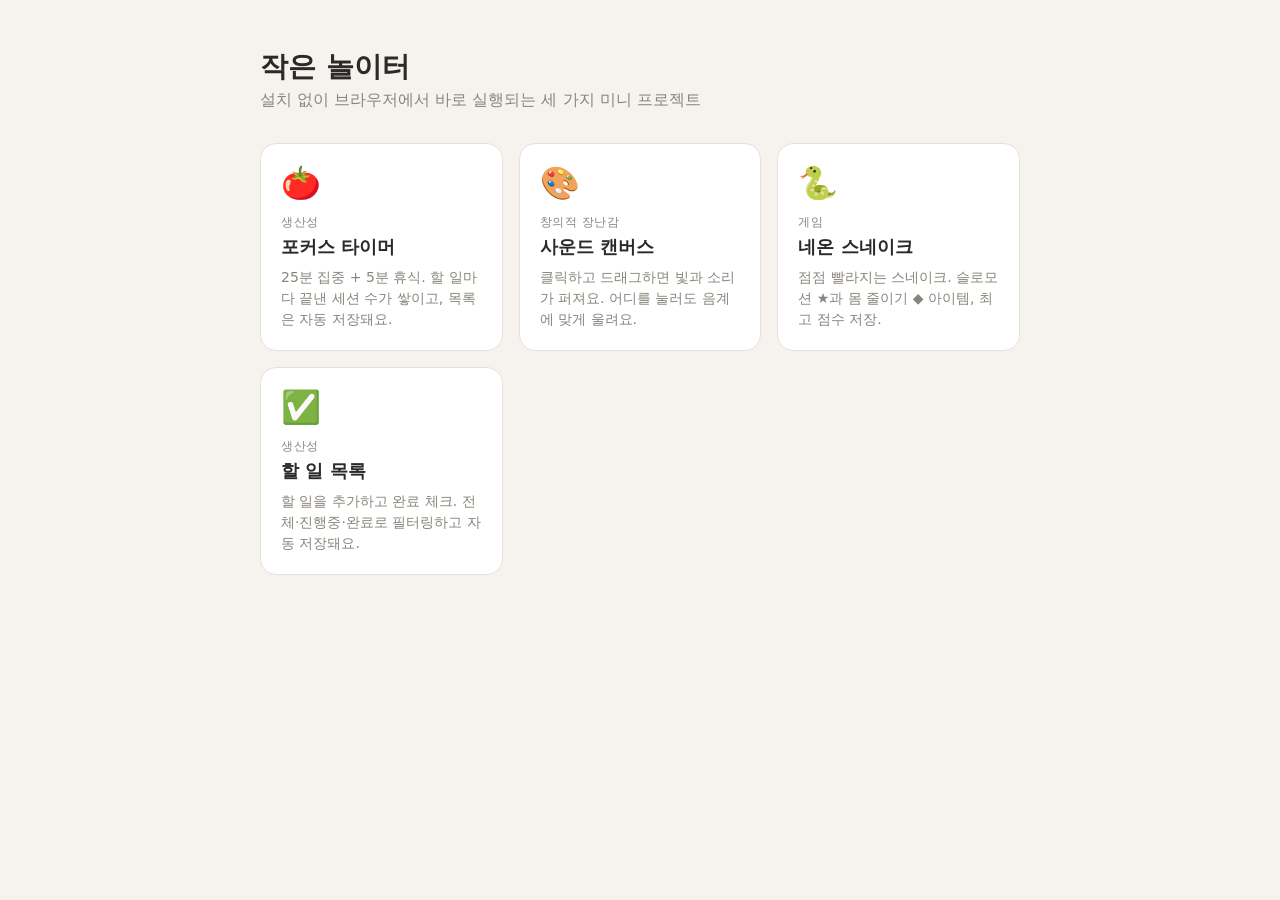
<file: playground/index.html>
<!DOCTYPE html>
<html lang="ko">
<head>
<meta charset="UTF-8">
<meta name="viewport" content="width=device-width, initial-scale=1">
<title>작은 놀이터</title>
<style>
  :root { --bg: #f6f3ee; --card: #fff; --ink: #2b2a28; --muted: #8a857c; --line: #e7e2d9; }
  @media (prefers-color-scheme: dark) {
    :root { --bg: #1b1a18; --card: #262522; --ink: #eeeae3; --muted: #9b958a; --line: #37352f; }
  }
  body { margin: 0; min-height: 100vh; background: var(--bg); color: var(--ink); font-family: system-ui, "Malgun Gothic", sans-serif; padding: 48px 16px; box-sizing: border-box; }
  main { max-width: 760px; margin: 0 auto; }
  h1 { margin: 0 0 4px; font-size: 28px; }
  p.lead { margin: 0 0 32px; color: var(--muted); }
  .grid { display: grid; grid-template-columns: repeat(auto-fit, minmax(220px, 1fr)); gap: 16px; }
  a.card {
    display: block; text-decoration: none; color: inherit; background: var(--card);
    border: 1px solid var(--line); border-radius: 16px; padding: 20px; transition: transform .15s, box-shadow .15s;
  }
  a.card:hover { transform: translateY(-3px); box-shadow: 0 8px 24px #0000001a; }
  .emoji { font-size: 32px; }
  .tag { font-size: 12px; color: var(--muted); text-transform: uppercase; letter-spacing: .05em; margin-top: 12px; }
  h2 { margin: 4px 0 8px; font-size: 18px; }
  .card p { margin: 0; color: var(--muted); font-size: 14px; line-height: 1.5; }
</style>
</head>
<body>
<main>
  <h1>작은 놀이터</h1>
  <p class="lead">설치 없이 브라우저에서 바로 실행되는 세 가지 미니 프로젝트</p>
  <div class="grid">
    <a class="card" href="focus/index.html">
      <div class="emoji">🍅</div>
      <div class="tag">생산성</div>
      <h2>포커스 타이머</h2>
      <p>25분 집중 + 5분 휴식. 할 일마다 끝낸 세션 수가 쌓이고, 목록은 자동 저장돼요.</p>
    </a>
    <a class="card" href="sound/index.html">
      <div class="emoji">🎨</div>
      <div class="tag">창의적 장난감</div>
      <h2>사운드 캔버스</h2>
      <p>클릭하고 드래그하면 빛과 소리가 퍼져요. 어디를 눌러도 음계에 맞게 울려요.</p>
    </a>
    <a class="card" href="snake/index.html">
      <div class="emoji">🐍</div>
      <div class="tag">게임</div>
      <h2>네온 스네이크</h2>
      <p>점점 빨라지는 스네이크. 슬로모션 ★과 몸 줄이기 ◆ 아이템, 최고 점수 저장.</p>
    </a>
    <a class="card" href="todo/index.html">
      <div class="emoji">✅</div>
      <div class="tag">생산성</div>
      <h2>할 일 목록</h2>
      <p>할 일을 추가하고 완료 체크. 전체·진행중·완료로 필터링하고 자동 저장돼요.</p>
    </a>
  </div>
</main>
</body>
</html>
</file>
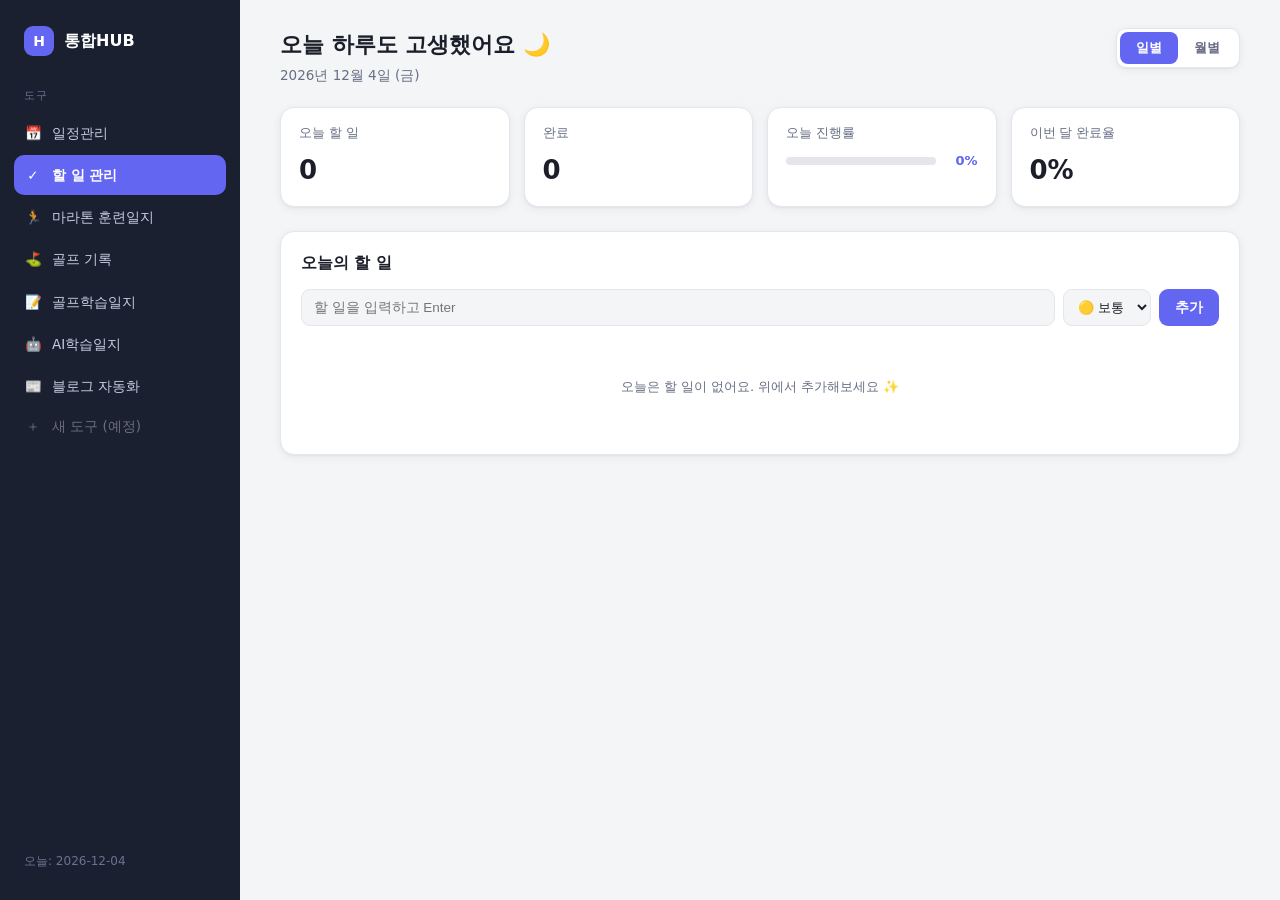
<file: 통합HUB/index.html>
<!doctype html>
<html lang="ko">
<head>
<meta charset="UTF-8" />
<meta name="viewport" content="width=device-width, initial-scale=1.0" />
<title>통합HUB</title>
<link rel="stylesheet" href="styles.css" />
</head>
<body>

  <div class="app-shell">

    <!-- 사이드바 -->
    <aside class="sidebar">
      <div class="brand">
        <span class="brand-logo">H</span>
        <span class="brand-name">통합HUB</span>
      </div>

      <nav class="nav">
        <div class="nav-section-label">도구</div>
        <a class="nav-item" href="schedule/index.html">
          <span class="nav-icon">📅</span>
          <span>일정관리</span>
        </a>
        <a class="nav-item is-active" href="index.html">
          <span class="nav-icon">✓</span>
          <span>할 일 관리</span>
        </a>
        <a class="nav-item" href="marathon/index.html">
          <span class="nav-icon">🏃</span>
          <span>마라톤 훈련일지</span>
        </a>
        <a class="nav-item" href="golf/index.html">
          <span class="nav-icon">⛳</span>
          <span>골프 기록</span>
        </a>
        <a class="nav-item" href="golflearn/index.html">
          <span class="nav-icon">📝</span>
          <span>골프학습일지</span>
        </a>
        <a class="nav-item" href="ailearn/index.html">
          <span class="nav-icon">🤖</span>
          <span>AI학습일지</span>
        </a>
        <a class="nav-item" href="blog/index.html">
          <span class="nav-icon">📰</span>
          <span>블로그 자동화</span>
        </a>
        <button class="nav-item is-disabled" disabled>
          <span class="nav-icon">＋</span>
          <span>새 도구 (예정)</span>
        </button>
      </nav>

      <div class="sidebar-footer">
        <span id="todayLabel"></span>
      </div>
    </aside>

    <!-- 메인 영역 -->
    <main class="main">

      <!-- 상단 바 -->
      <header class="topbar">
        <div>
          <h1 id="greeting">안녕하세요 👋</h1>
          <p class="subtitle" id="dateSubtitle"></p>
        </div>
        <div class="view-switch" role="tablist">
          <button class="view-btn is-active" data-view="daily">일별</button>
          <button class="view-btn" data-view="monthly">월별</button>
        </div>
      </header>

      <!-- 통계 타일 -->
      <section class="stat-row">
        <div class="stat-tile">
          <div class="stat-label">오늘 할 일</div>
          <div class="stat-value" id="statTotal">0</div>
        </div>
        <div class="stat-tile">
          <div class="stat-label">완료</div>
          <div class="stat-value" id="statDone">0</div>
        </div>
        <div class="stat-tile stat-tile--progress">
          <div class="stat-label">오늘 진행률</div>
          <div class="progress-wrap">
            <div class="progress-bar"><div class="progress-fill" id="progressFill"></div></div>
            <span class="progress-pct" id="progressPct">0%</span>
          </div>
        </div>
        <div class="stat-tile">
          <div class="stat-label">이번 달 완료율</div>
          <div class="stat-value" id="statMonth">0%</div>
        </div>
      </section>

      <!-- 일별 뷰 -->
      <section class="view-panel is-active" id="view-daily">
        <div class="panel-card">
          <div class="panel-card-header">
            <h2 id="dailyPanelTitle">오늘의 할 일</h2>
          </div>

          <form class="todo-add-form" id="dailyAddForm">
            <input type="text" id="dailyInput" placeholder="할 일을 입력하고 Enter" autocomplete="off" />
            <select id="dailyPriority">
              <option value="high">🔴 높음</option>
              <option value="mid" selected>🟡 보통</option>
              <option value="low">🟢 낮음</option>
            </select>
            <button type="submit">추가</button>
          </form>

          <ul class="todo-list" id="dailyList"></ul>
          <p class="empty-state" id="dailyEmpty" hidden>오늘은 할 일이 없어요. 위에서 추가해보세요 ✨</p>
        </div>
      </section>

      <!-- 월별 뷰 -->
      <section class="view-panel" id="view-monthly">
        <div class="panel-card">
          <div class="panel-card-header panel-card-header--calendar">
            <button class="nav-arrow" id="prevMonth">‹</button>
            <h2 id="calendarTitle">2026년 10월</h2>
            <button class="nav-arrow" id="nextMonth">›</button>
          </div>

          <div class="calendar-weekdays">
            <span>일</span><span>월</span><span>화</span><span>수</span><span>목</span><span>금</span><span>토</span>
          </div>
          <div class="calendar-grid" id="calendarGrid"></div>
        </div>

        <div class="panel-card">
          <div class="panel-card-header">
            <h2 id="selectedDayTitle">날짜를 선택하세요</h2>
          </div>

          <form class="todo-add-form" id="monthlyAddForm">
            <input type="text" id="monthlyInput" placeholder="할 일을 입력하고 Enter" autocomplete="off" />
            <select id="monthlyPriority">
              <option value="high">🔴 높음</option>
              <option value="mid" selected>🟡 보통</option>
              <option value="low">🟢 낮음</option>
            </select>
            <button type="submit">추가</button>
          </form>

          <ul class="todo-list" id="monthlyList"></ul>
          <p class="empty-state" id="monthlyEmpty" hidden>이 날은 할 일이 없어요.</p>
        </div>
      </section>

    </main>
  </div>

<script src="app.js"></script>
</body>
</html>
</file>
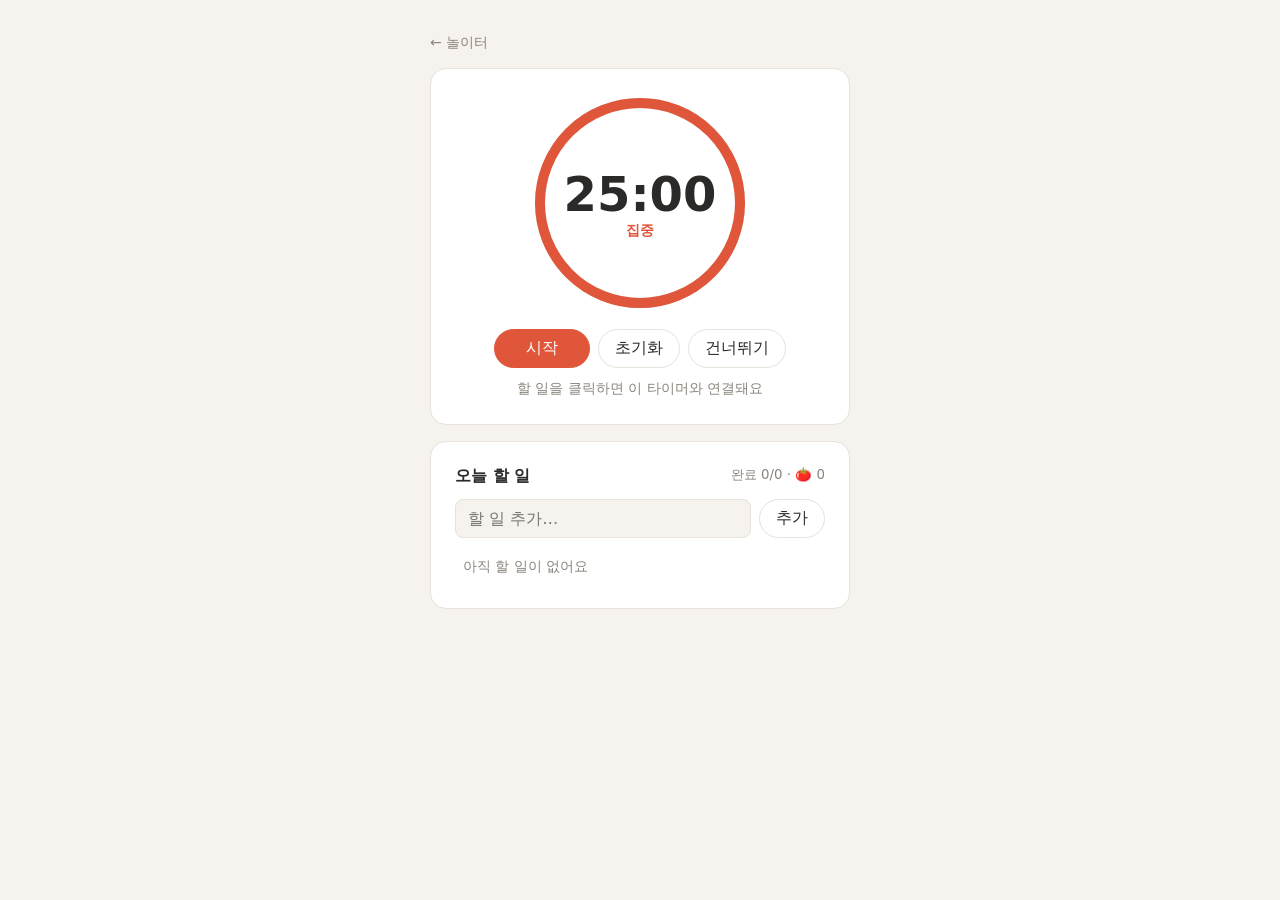
<file: playground/focus/index.html>
<!DOCTYPE html>
<html lang="ko">
<head>
<meta charset="UTF-8">
<meta name="viewport" content="width=device-width, initial-scale=1">
<title>포커스 타이머</title>
<link rel="stylesheet" href="style.css">
</head>
<body>
<main>
  <a class="back" href="../index.html">← 놀이터</a>

  <section class="card timer">
    <div class="ring">
      <svg width="220" height="220">
        <circle class="track" cx="110" cy="110" r="100"/>
        <circle class="progress" id="progress" cx="110" cy="110" r="100"/>
      </svg>
      <div class="time"><strong id="clock">25:00</strong><span id="mode">집중</span></div>
    </div>
    <div class="controls">
      <button class="primary" id="toggle">시작</button>
      <button id="reset">초기화</button>
      <button id="skip">건너뛰기</button>
    </div>
    <div class="current" id="current"></div>
  </section>

  <section class="card">
    <h2>오늘 할 일 <small id="stats"></small></h2>
    <form id="add">
      <input type="text" id="newTask" placeholder="할 일 추가…" autocomplete="off">
      <button>추가</button>
    </form>
    <ul id="list"></ul>
  </section>
</main>

<!-- 로드 순서 중요: 뒤 파일이 앞 파일의 전역($, state, save 등)을 사용 -->
<script src="storage.js"></script>
<script src="chime.js"></script>
<script src="timer.js"></script>
<script src="tasks.js"></script>
<script src="main.js"></script>
</body>
</html>
</file>
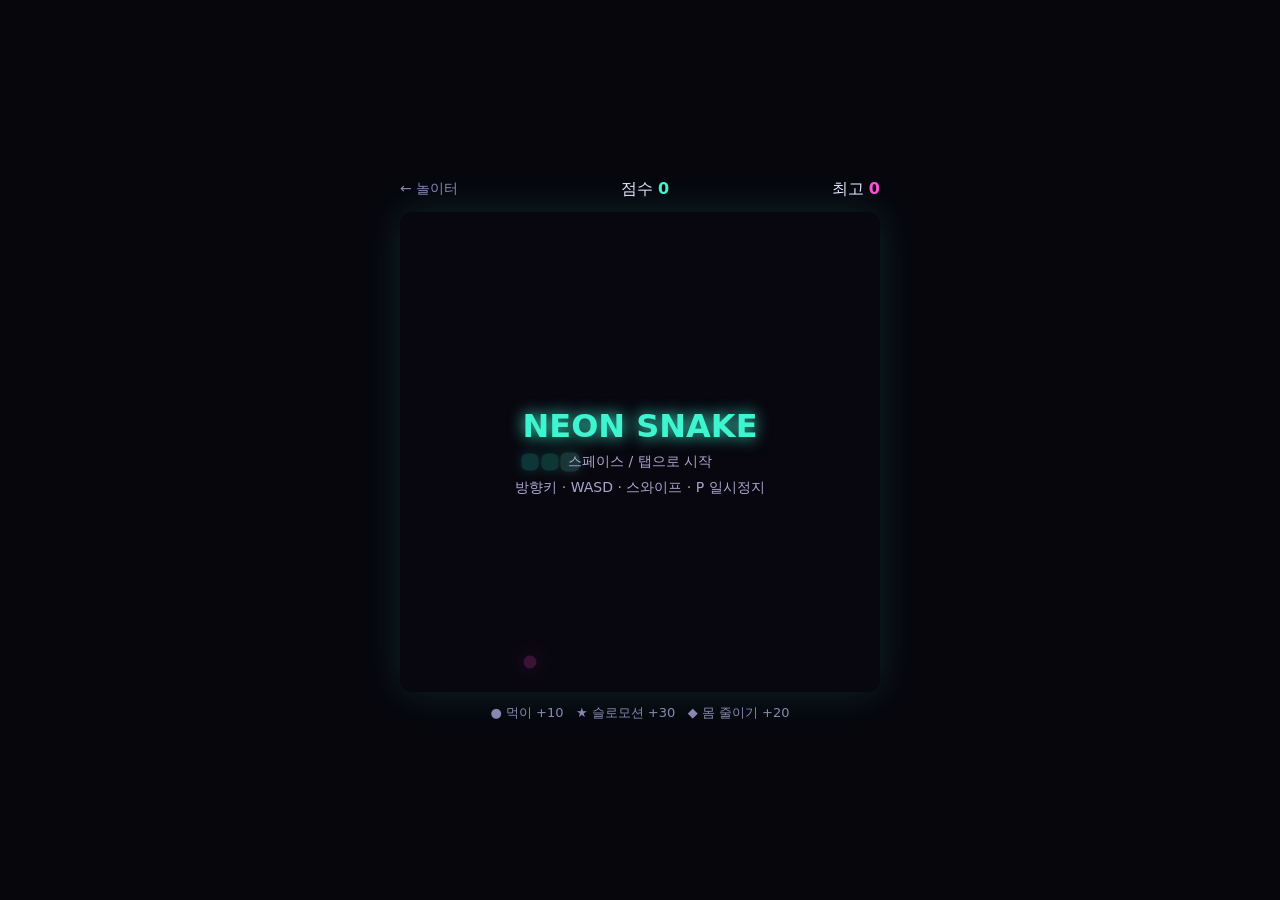
<file: playground/snake/index.html>
<!DOCTYPE html>
<html lang="ko">
<head>
<meta charset="UTF-8">
<meta name="viewport" content="width=device-width, initial-scale=1">
<title>네온 스네이크</title>
<style>
  html, body { margin: 0; height: 100%; background: #07060d; color: #e8e6ff; font-family: system-ui, "Malgun Gothic", sans-serif; }
  body { display: flex; flex-direction: column; align-items: center; justify-content: center; gap: 12px; padding: 16px; box-sizing: border-box; touch-action: none; }
  .bar { width: min(92vw, 480px); display: flex; justify-content: space-between; align-items: center; font-variant-numeric: tabular-nums; }
  a { color: #8a86b0; text-decoration: none; font-size: 14px; }
  .score b { color: #3ff5d0; }
  .best b { color: #ff4fd8; }
  .wrap { position: relative; }
  canvas { display: block; border-radius: 12px; box-shadow: 0 0 40px #3ff5d022, inset 0 0 0 1px #ffffff14; background: #0d0b18; }
  .overlay {
    position: absolute; inset: 0; display: flex; flex-direction: column; align-items: center; justify-content: center;
    background: #07060dcc; border-radius: 12px; text-align: center; gap: 8px;
  }
  .overlay h1 { margin: 0; font-size: 32px; color: #3ff5d0; text-shadow: 0 0 16px #3ff5d0; }
  .overlay p { margin: 0; color: #a9a6cc; font-size: 14px; }
  .overlay.hidden { display: none; }
  .legend { font-size: 13px; color: #8a86b0; }
</style>
</head>
<body>
<div class="bar">
  <a href="../index.html">← 놀이터</a>
  <span class="score">점수 <b id="score">0</b></span>
  <span class="best">최고 <b id="best">0</b></span>
</div>
<div class="wrap">
  <canvas id="c"></canvas>
  <div class="overlay" id="overlay">
    <h1 id="title">NEON SNAKE</h1>
    <p id="sub">스페이스 / 탭으로 시작</p>
    <p>방향키 · WASD · 스와이프 · P 일시정지</p>
  </div>
</div>
<div class="legend">● 먹이 +10 &nbsp; ★ 슬로모션 +30 &nbsp; ◆ 몸 줄이기 +20</div>

<script>
const N = 24;   // grid cells per side
const canvas = document.getElementById('c');
const g = canvas.getContext('2d');
let size, cell;
function resize() {
  size = Math.min(innerWidth * 0.92, innerHeight - 140, 480);
  cell = size / N;
  const dpr = devicePixelRatio || 1;
  canvas.width = size * dpr; canvas.height = size * dpr;
  canvas.style.width = canvas.style.height = size + 'px';
  g.setTransform(dpr, 0, 0, dpr, 0, 0);
  draw();
}

let best = 0;
try { best = +localStorage.getItem('neon-snake-best') || 0; } catch {}
document.getElementById('best').textContent = best;

let snake, dir, queue, food, power, score, speed, slowUntil, state = 'ready', lastStep = 0, t0 = 0;

function reset() {
  snake = [{ x: 8, y: 12 }, { x: 7, y: 12 }, { x: 6, y: 12 }];
  dir = { x: 1, y: 0 };
  queue = [];
  score = 0;
  speed = 130;          // ms per step, shrinks as you eat
  slowUntil = 0;
  power = null;
  food = freeCell();
  document.getElementById('score').textContent = 0;
}

function freeCell() {
  let p;
  do { p = { x: Math.floor(Math.random() * N), y: Math.floor(Math.random() * N) }; }
  while (snake.some(s => s.x === p.x && s.y === p.y) || (food && food.x === p.x && food.y === p.y));
  return p;
}

function turn(x, y) {
  const lastDir = queue.length ? queue[queue.length - 1] : dir;
  if (lastDir.x === -x && lastDir.y === -y) return;   // no reversing into yourself
  if (lastDir.x === x && lastDir.y === y) return;
  if (queue.length < 3) queue.push({ x, y });
}

function blip(freq, dur = 0.08) {
  try {
    blip.ctx ||= new AudioContext();
    const c = blip.ctx, o = c.createOscillator(), v = c.createGain();
    o.type = 'square'; o.frequency.value = freq;
    v.gain.setValueAtTime(0.06, c.currentTime);
    v.gain.exponentialRampToValueAtTime(0.001, c.currentTime + dur);
    o.connect(v).connect(c.destination);
    o.start(); o.stop(c.currentTime + dur);
  } catch {}
}

function addScore(n) {
  score += n;
  document.getElementById('score').textContent = score;
}

function step(now) {
  if (queue.length) dir = queue.shift();
  const head = { x: (snake[0].x + dir.x + N) % N, y: (snake[0].y + dir.y + N) % N };   // walls wrap around
  if (snake.some((s, i) => i < snake.length - 1 && s.x === head.x && s.y === head.y)) return gameOver();
  snake.unshift(head);

  if (head.x === food.x && head.y === food.y) {
    addScore(10);
    speed = Math.max(55, speed - 3);
    food = freeCell();
    blip(520);
    if (!power && Math.random() < 0.25) {
      power = { ...freeCell(), kind: Math.random() < 0.5 ? 'slow' : 'trim', until: now + 6000 };
    }
  } else {
    snake.pop();
  }

  if (power && head.x === power.x && head.y === power.y) {
    if (power.kind === 'slow') { addScore(30); slowUntil = now + 5000; blip(300, 0.3); }
    else { addScore(20); snake.length = Math.max(3, Math.ceil(snake.length / 2)); blip(880, 0.2); }
    power = null;
  }
  if (power && now > power.until) power = null;
}

function gameOver() {
  state = 'over';
  blip(140, 0.4);
  if (score > best) {
    best = score;
    try { localStorage.setItem('neon-snake-best', best); } catch {}
    document.getElementById('best').textContent = best;
  }
  showOverlay('GAME OVER', `점수 ${score}${score === best && score > 0 ? ' · 신기록!' : ''} — 스페이스 / 탭으로 다시`);
}

function showOverlay(title, sub) {
  document.getElementById('title').textContent = title;
  document.getElementById('sub').textContent = sub;
  document.getElementById('overlay').classList.remove('hidden');
}

function start() {
  if (state === 'over' || state === 'ready') reset();
  state = 'play';
  document.getElementById('overlay').classList.add('hidden');
}

function togglePause() {
  if (state === 'play') { state = 'paused'; showOverlay('일시정지', 'P / 스페이스로 계속'); }
  else if (state === 'paused') start();
}

function glowRect(x, y, color, pad = 1) {
  g.shadowColor = color; g.shadowBlur = 12; g.fillStyle = color;
  g.beginPath();
  g.roundRect(x * cell + pad, y * cell + pad, cell - pad * 2, cell - pad * 2, cell * 0.3);
  g.fill();
}

function draw(now = 0) {
  if (!snake) return;
  g.shadowBlur = 0;
  g.fillStyle = '#0d0b18'; g.fillRect(0, 0, size, size);
  g.fillStyle = '#ffffff08';
  for (let i = 0; i < N; i++) for (let j = 0; j < N; j++) g.fillRect(i * cell + cell / 2 - 1, j * cell + cell / 2 - 1, 2, 2);

  const pulse = 0.5 + 0.5 * Math.sin(now / 150);
  g.shadowColor = '#ff4fd8'; g.shadowBlur = 10 + 10 * pulse; g.fillStyle = '#ff4fd8';
  g.beginPath(); g.arc((food.x + 0.5) * cell, (food.y + 0.5) * cell, cell * 0.32, 0, Math.PI * 2); g.fill();

  if (power) {
    g.shadowColor = g.fillStyle = power.kind === 'slow' ? '#ffd23f' : '#6aa8ff';
    g.shadowBlur = 16;
    g.font = `${cell * 0.9}px sans-serif`; g.textAlign = 'center'; g.textBaseline = 'middle';
    g.globalAlpha = power.until - now < 2000 ? 0.4 + 0.6 * pulse : 1;   // blink before expiring
    g.fillText(power.kind === 'slow' ? '★' : '◆', (power.x + 0.5) * cell, (power.y + 0.55) * cell);
    g.globalAlpha = 1;
  }

  const slow = now < slowUntil;
  snake.forEach((s, i) => {
    const hue = slow ? 50 : 168 + i * 3;
    glowRect(s.x, s.y, `hsl(${hue}, 95%, ${i === 0 ? 70 : 58 - Math.min(i, 20)}%)`, i === 0 ? 0.5 : 1.5);
  });
}

function loop(now) {
  const interval = now < slowUntil ? speed * 1.8 : speed;
  if (state === 'play' && now - lastStep >= interval) { lastStep = now; step(now); }
  draw(now);
  requestAnimationFrame(loop);
}

const KEYS = {
  ArrowUp: [0, -1], KeyW: [0, -1], ArrowDown: [0, 1], KeyS: [0, 1],
  ArrowLeft: [-1, 0], KeyA: [-1, 0], ArrowRight: [1, 0], KeyD: [1, 0],
};
addEventListener('keydown', e => {
  if (KEYS[e.code]) { e.preventDefault(); if (state === 'play') turn(...KEYS[e.code]); }
  else if (e.code === 'Space') { e.preventDefault(); state === 'play' ? togglePause() : start(); }
  else if (e.code === 'KeyP') togglePause();
});

let touch = null;
addEventListener('touchstart', e => { touch = e.touches[0]; }, { passive: true });
addEventListener('touchend', e => {
  if (!touch) return;
  const t = e.changedTouches[0], dx = t.clientX - touch.clientX, dy = t.clientY - touch.clientY;
  touch = null;
  if (Math.max(Math.abs(dx), Math.abs(dy)) < 20) { if (state !== 'play') start(); return; }
  if (state !== 'play') return;
  Math.abs(dx) > Math.abs(dy) ? turn(Math.sign(dx), 0) : turn(0, Math.sign(dy));
});
document.getElementById('overlay').addEventListener('click', () => { if (state !== 'play') start(); });

addEventListener('resize', resize);
reset();
resize();
requestAnimationFrame(loop);
</script>
</body>
</html>
</file>
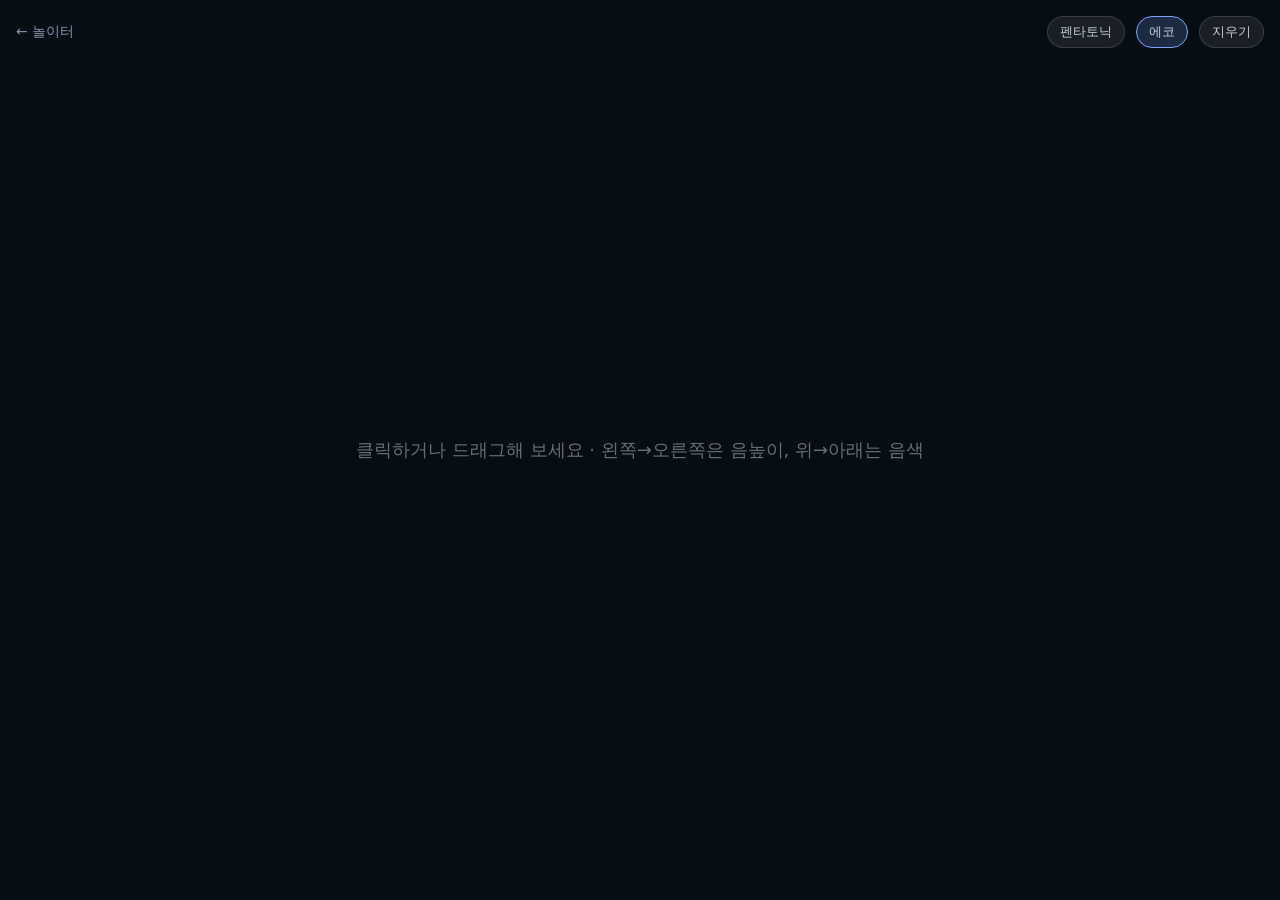
<file: playground/sound/index.html>
<!DOCTYPE html>
<html lang="ko">
<head>
<meta charset="UTF-8">
<meta name="viewport" content="width=device-width, initial-scale=1">
<title>사운드 캔버스</title>
<style>
  html, body { margin: 0; height: 100%; overflow: hidden; background: #0b0d14; font-family: system-ui, "Malgun Gothic", sans-serif; }
  canvas { display: block; touch-action: none; cursor: crosshair; }
  .hud {
    position: fixed; top: 16px; left: 16px; right: 16px; display: flex;
    justify-content: space-between; align-items: center; pointer-events: none; color: #c9cde0;
  }
  .hud a, .hud button { pointer-events: auto; }
  a { color: #8b91ad; text-decoration: none; font-size: 14px; }
  button {
    font: inherit; font-size: 13px; background: #ffffff14; color: #c9cde0;
    border: 1px solid #ffffff22; border-radius: 999px; padding: 6px 12px; cursor: pointer; margin-left: 6px;
  }
  button.on { background: #7aa2ff33; border-color: #7aa2ff; }
  .hint {
    position: fixed; inset: 0; display: flex; align-items: center; justify-content: center;
    color: #ffffff66; font-size: 18px; pointer-events: none; transition: opacity 1s; text-align: center; padding: 16px;
  }
</style>
</head>
<body>
<canvas id="c"></canvas>
<div class="hud">
  <a href="../index.html">← 놀이터</a>
  <div>
    <button id="scale">펜타토닉</button>
    <button id="echo" class="on">에코</button>
    <button id="clear">지우기</button>
  </div>
</div>
<div class="hint" id="hint">클릭하거나 드래그해 보세요 · 왼쪽→오른쪽은 음높이, 위→아래는 음색</div>

<script>
const canvas = document.getElementById('c');
const g = canvas.getContext('2d');
let W, H;
function resize() {
  const dpr = devicePixelRatio || 1;
  W = innerWidth; H = innerHeight;
  canvas.width = W * dpr; canvas.height = H * dpr;
  canvas.style.width = W + 'px'; canvas.style.height = H + 'px';
  g.setTransform(dpr, 0, 0, dpr, 0, 0);
  g.fillStyle = '#0b0d14'; g.fillRect(0, 0, W, H);
}
addEventListener('resize', resize);
resize();

// Scale intervals in semitones; any note picked from these sounds good together.
const SCALES = {
  '펜타토닉': [0, 2, 4, 7, 9],
  '단조': [0, 3, 5, 7, 10],
  '일본풍': [0, 1, 5, 7, 8],
};
let scaleName = '펜타토닉';
let echoOn = true;

let audio, master, delay;
function initAudio() {
  if (audio) return;
  audio = new AudioContext();
  master = audio.createGain();
  master.gain.value = 0.5;
  master.connect(audio.destination);
  delay = audio.createDelay();
  delay.delayTime.value = 0.33;
  const feedback = audio.createGain();
  feedback.gain.value = 0.4;
  const wet = audio.createGain();
  wet.gain.value = 0.35;
  delay.connect(feedback).connect(delay);
  delay.connect(wet).connect(master);
}

function noteAt(x) {
  const steps = SCALES[scaleName];
  const idx = Math.floor((x / W) * steps.length * 3);   // three octaves across the screen
  const semis = Math.floor(idx / steps.length) * 12 + steps[idx % steps.length];
  return { freq: 220 * Math.pow(2, semis / 12), hue: (idx / (steps.length * 3)) * 300 };
}

function play(freq, y, vel) {
  const t = audio.currentTime;
  const o = audio.createOscillator();
  const env = audio.createGain();
  const filter = audio.createBiquadFilter();
  o.type = y < H / 3 ? 'sine' : y < (2 * H) / 3 ? 'triangle' : 'sawtooth';
  o.frequency.value = freq;
  filter.type = 'lowpass';
  filter.frequency.value = 800 + 3000 * (1 - y / H);
  env.gain.setValueAtTime(0, t);
  env.gain.linearRampToValueAtTime(0.25 * vel, t + 0.01);
  env.gain.exponentialRampToValueAtTime(0.001, t + 1.2);
  o.connect(filter).connect(env).connect(master);
  if (echoOn) env.connect(delay);
  o.start(t);
  o.stop(t + 1.3);
}

const ripples = [];
function trigger(x, y, vel = 1) {
  initAudio();
  const { freq, hue } = noteAt(x);
  play(freq, y, vel);
  ripples.push({ x, y, r: 4, max: 60 + 140 * vel, hue, life: 1 });
  document.getElementById('hint').style.opacity = 0;
}

let down = false, last = null;
canvas.addEventListener('pointerdown', e => {
  down = true; last = { x: e.clientX, y: e.clientY };
  trigger(e.clientX, e.clientY);
});
canvas.addEventListener('pointermove', e => {
  if (!down) return;
  const d = Math.hypot(e.clientX - last.x, e.clientY - last.y);
  if (d > 40) {   // spacing between notes while dragging
    trigger(e.clientX, e.clientY, 0.6);
    last = { x: e.clientX, y: e.clientY };
  }
});
addEventListener('pointerup', () => down = false);

document.getElementById('scale').onclick = e => {
  const names = Object.keys(SCALES);
  scaleName = names[(names.indexOf(scaleName) + 1) % names.length];
  e.target.textContent = scaleName;
};
document.getElementById('echo').onclick = e => {
  echoOn = !echoOn;
  e.target.classList.toggle('on', echoOn);
};
document.getElementById('clear').onclick = () => { ripples.length = 0; g.fillStyle = '#0b0d14'; g.fillRect(0, 0, W, H); };

function frame() {
  g.fillStyle = 'rgba(11, 13, 20, 0.08)';   // translucent fill leaves fading trails
  g.fillRect(0, 0, W, H);
  for (let i = ripples.length - 1; i >= 0; i--) {
    const r = ripples[i];
    r.r += (r.max - r.r) * 0.06;
    r.life -= 0.012;
    if (r.life <= 0) { ripples.splice(i, 1); continue; }
    g.strokeStyle = `hsla(${r.hue}, 90%, 65%, ${r.life})`;
    g.lineWidth = 2;
    for (let k = 0; k < 3; k++) {
      g.beginPath();
      g.arc(r.x, r.y, r.r * (1 - k * 0.25), 0, Math.PI * 2);
      g.stroke();
    }
    g.fillStyle = `hsla(${r.hue}, 90%, 70%, ${r.life * 0.6})`;
    g.beginPath();
    g.arc(r.x, r.y, 4, 0, Math.PI * 2);
    g.fill();
  }
  requestAnimationFrame(frame);
}
frame();
</script>
</body>
</html>
</file>
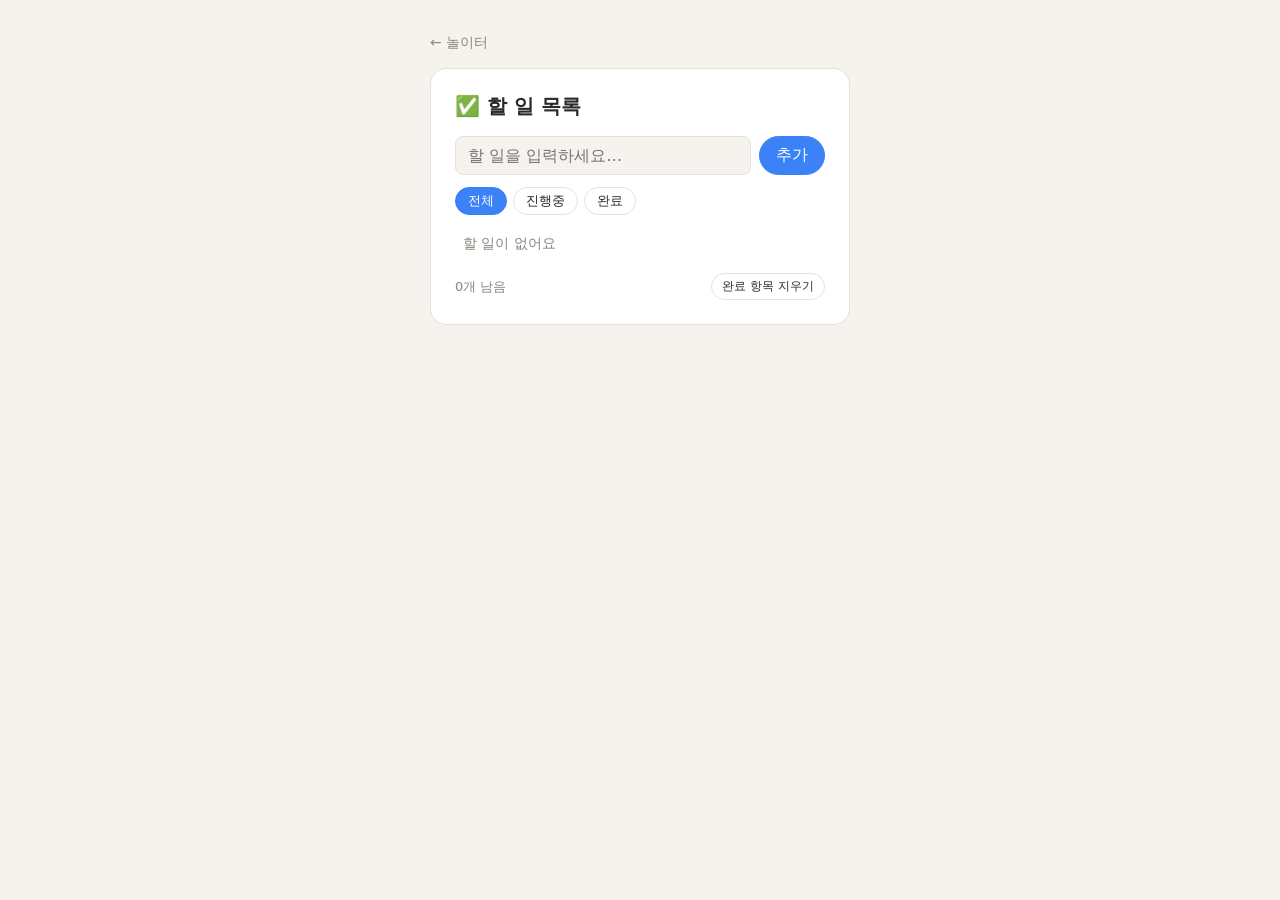
<file: playground/todo/index.html>
<!DOCTYPE html>
<html lang="ko">
<head>
<meta charset="UTF-8">
<meta name="viewport" content="width=device-width, initial-scale=1">
<title>할 일 목록</title>
<link rel="stylesheet" href="style.css">
</head>
<body>
<main>
  <a class="back" href="../index.html">← 놀이터</a>

  <section class="card">
    <h1>✅ 할 일 목록</h1>
    <form id="add">
      <input type="text" id="newTask" placeholder="할 일을 입력하세요…" autocomplete="off">
      <button>추가</button>
    </form>

    <div class="filters" id="filters">
      <button class="filter active" data-filter="all">전체</button>
      <button class="filter" data-filter="active">진행중</button>
      <button class="filter" data-filter="done">완료</button>
    </div>

    <ul id="list"></ul>

    <div class="footer">
      <span id="stats"></span>
      <button id="clearDone">완료 항목 지우기</button>
    </div>
  </section>
</main>

<script src="script.js"></script>
</body>
</html>
</file>
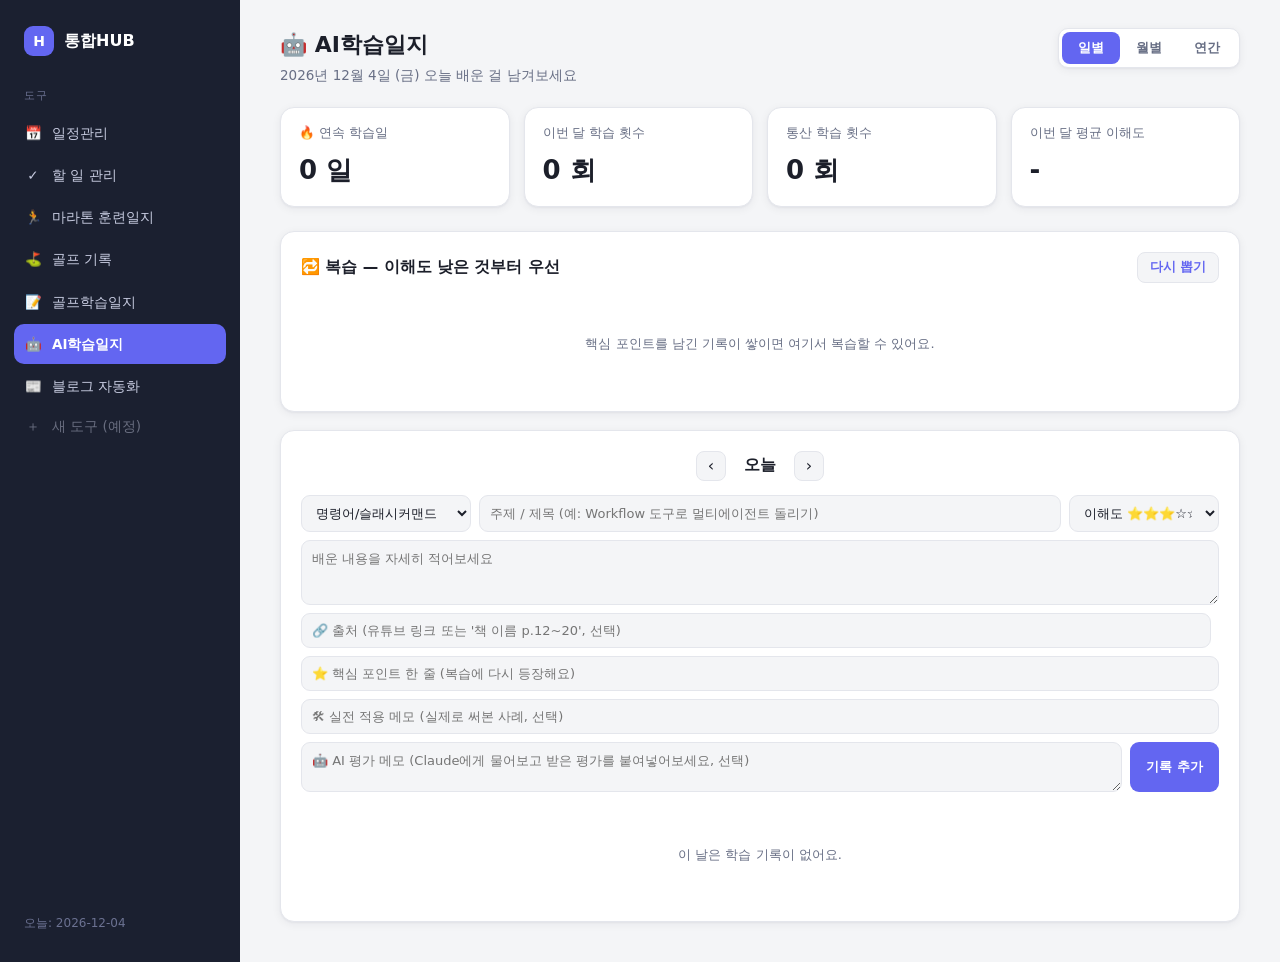
<file: 통합HUB/ailearn/index.html>
<!doctype html>
<html lang="ko">
<head>
<meta charset="UTF-8" />
<meta name="viewport" content="width=device-width, initial-scale=1.0" />
<title>AI학습일지 - 통합HUB</title>
<link rel="stylesheet" href="../styles.css" />
<link rel="stylesheet" href="styles.css" />
</head>
<body>

  <div class="app-shell">

    <!-- 사이드바 -->
    <aside class="sidebar">
      <div class="brand">
        <span class="brand-logo">H</span>
        <span class="brand-name">통합HUB</span>
      </div>

      <nav class="nav">
        <div class="nav-section-label">도구</div>
        <a class="nav-item" href="../schedule/index.html">
          <span class="nav-icon">📅</span>
          <span>일정관리</span>
        </a>
        <a class="nav-item" href="../index.html">
          <span class="nav-icon">✓</span>
          <span>할 일 관리</span>
        </a>
        <a class="nav-item" href="../marathon/index.html">
          <span class="nav-icon">🏃</span>
          <span>마라톤 훈련일지</span>
        </a>
        <a class="nav-item" href="../golf/index.html">
          <span class="nav-icon">⛳</span>
          <span>골프 기록</span>
        </a>
        <a class="nav-item" href="../golflearn/index.html">
          <span class="nav-icon">📝</span>
          <span>골프학습일지</span>
        </a>
        <a class="nav-item is-active" href="index.html">
          <span class="nav-icon">🤖</span>
          <span>AI학습일지</span>
        </a>
        <a class="nav-item" href="../blog/index.html">
          <span class="nav-icon">📰</span>
          <span>블로그 자동화</span>
        </a>
        <button class="nav-item is-disabled" disabled>
          <span class="nav-icon">＋</span>
          <span>새 도구 (예정)</span>
        </button>
      </nav>

      <div class="sidebar-footer">
        <span id="todayLabel"></span>
      </div>
    </aside>

    <!-- 메인 영역 -->
    <main class="main">

      <!-- 상단 바 -->
      <header class="topbar">
        <div>
          <h1 id="greeting">🤖 AI학습일지</h1>
          <p class="subtitle" id="dateSubtitle"></p>
        </div>
        <div class="view-switch" role="tablist">
          <button class="view-btn is-active" data-view="daily">일별</button>
          <button class="view-btn" data-view="monthly">월별</button>
          <button class="view-btn" data-view="yearly">연간</button>
        </div>
      </header>

      <!-- 통계 타일 -->
      <section class="stat-row">
        <div class="stat-tile">
          <div class="stat-label">🔥 연속 학습일</div>
          <div class="stat-value" id="statStreak">0 일</div>
        </div>
        <div class="stat-tile">
          <div class="stat-label">이번 달 학습 횟수</div>
          <div class="stat-value" id="statMonthCount">0 회</div>
        </div>
        <div class="stat-tile">
          <div class="stat-label">통산 학습 횟수</div>
          <div class="stat-value" id="statTotalCount">0 회</div>
        </div>
        <div class="stat-tile">
          <div class="stat-label">이번 달 평균 이해도</div>
          <div class="stat-value" id="statAvgUnderstand">-</div>
        </div>
      </section>

      <!-- 약점 우선 복습 (항상 보이는 카드) -->
      <section class="panel-card review-card">
        <div class="panel-card-header">
          <h2>🔁 복습 — 이해도 낮은 것부터 우선</h2>
          <button class="ghost-btn" id="shuffleReview">다시 뽑기</button>
        </div>
        <div class="recall-list" id="recallList"></div>
        <p class="empty-state" id="recallEmpty" hidden>핵심 포인트를 남긴 기록이 쌓이면 여기서 복습할 수 있어요.</p>
      </section>

      <!-- 일별 뷰 -->
      <section class="view-panel is-active" id="view-daily">
        <div class="panel-card">
          <div class="panel-card-header panel-card-header--calendar">
            <button class="nav-arrow" id="prevDay">‹</button>
            <h2 id="dailyTitle">오늘</h2>
            <button class="nav-arrow" id="nextDay">›</button>
          </div>

          <form class="entry-add-form" id="entryAddForm">
            <div class="form-row">
              <select id="entryType">
                <option value="command">명령어/슬래시커맨드</option>
                <option value="prompt">프롬프트 작성법</option>
                <option value="automation">자동화/스크립트</option>
                <option value="mcp">MCP·도구연동</option>
                <option value="debug">디버깅/트러블슈팅</option>
                <option value="book">독서(책)</option>
                <option value="etc">개념/기타</option>
              </select>
              <input type="text" id="entryTitle" placeholder="주제 / 제목 (예: Workflow 도구로 멀티에이전트 돌리기)" autocomplete="off" required />
              <select id="entryUnderstand">
                <option value="1">이해도 ⭐☆☆☆☆</option>
                <option value="2">이해도 ⭐⭐☆☆☆</option>
                <option value="3" selected>이해도 ⭐⭐⭐☆☆</option>
                <option value="4">이해도 ⭐⭐⭐⭐☆</option>
                <option value="5">이해도 ⭐⭐⭐⭐⭐</option>
              </select>
            </div>
            <div class="form-row">
              <textarea id="entryContent" placeholder="배운 내용을 자세히 적어보세요" rows="3" required></textarea>
            </div>
            <div class="form-row">
              <input type="text" id="entrySource" placeholder="🔗 출처 (유튜브 링크 또는 '책 이름 p.12~20', 선택)" autocomplete="off" />
              <span class="source-status" id="sourceStatus"></span>
            </div>
            <div class="form-row">
              <input type="text" id="entryKeyPoint" placeholder="⭐ 핵심 포인트 한 줄 (복습에 다시 등장해요)" autocomplete="off" />
            </div>
            <div class="form-row">
              <input type="text" id="entryApplied" placeholder="🛠 실전 적용 메모 (실제로 써본 사례, 선택)" autocomplete="off" />
            </div>
            <div class="form-row">
              <textarea id="entryAiReview" placeholder="🤖 AI 평가 메모 (Claude에게 물어보고 받은 평가를 붙여넣어보세요, 선택)" rows="2"></textarea>
              <button type="submit">기록 추가</button>
            </div>
          </form>

          <ul class="entry-list" id="entryList"></ul>
          <p class="empty-state" id="entryEmpty" hidden>이 날은 학습 기록이 없어요.</p>
        </div>
      </section>

      <!-- 월별 뷰 -->
      <section class="view-panel" id="view-monthly">
        <div class="panel-card">
          <div class="panel-card-header panel-card-header--calendar">
            <button class="nav-arrow" id="prevMonth">‹</button>
            <h2 id="calendarTitle">2026년 10월</h2>
            <button class="nav-arrow" id="nextMonth">›</button>
          </div>

          <div class="calendar-weekdays">
            <span>일</span><span>월</span><span>화</span><span>수</span><span>목</span><span>금</span><span>토</span>
          </div>
          <div class="calendar-grid type-cal" id="calendarGrid"></div>
        </div>

        <div class="panel-card">
          <h2>주제별 학습 횟수 (이번 달)</h2>
          <div class="chart-wrap" id="typeBarChart"></div>
          <div class="legend-row type-legend" id="typeLegend"></div>
        </div>

        <div class="panel-card" style="grid-column: 1 / -1;">
          <div class="panel-card-header">
            <h2 id="monthEntryListTitle">이번 달 학습 기록 전체</h2>
            <input type="text" id="searchInput" class="search-input" placeholder="🔍 제목·내용·핵심포인트 검색" />
          </div>
          <ul class="entry-list" id="monthEntryList"></ul>
          <p class="empty-state" id="monthEntryEmpty" hidden>이번 달엔 학습 기록이 없어요.</p>
        </div>
      </section>

      <!-- 연간 뷰 -->
      <section class="view-panel" id="view-yearly">
        <div class="panel-card">
          <div class="panel-card-header panel-card-header--calendar">
            <button class="nav-arrow" id="prevYear">‹</button>
            <h2 id="yearTitle">2026년</h2>
            <button class="nav-arrow" id="nextYear">›</button>
          </div>
          <div class="chart-wrap" id="yearBarChart"></div>
        </div>

        <div class="panel-card">
          <h2>연간 요약</h2>
          <div class="year-summary-grid" id="yearSummary"></div>
        </div>
      </section>

    </main>
  </div>

<script src="app.js"></script>
</body>
</html>
</file>
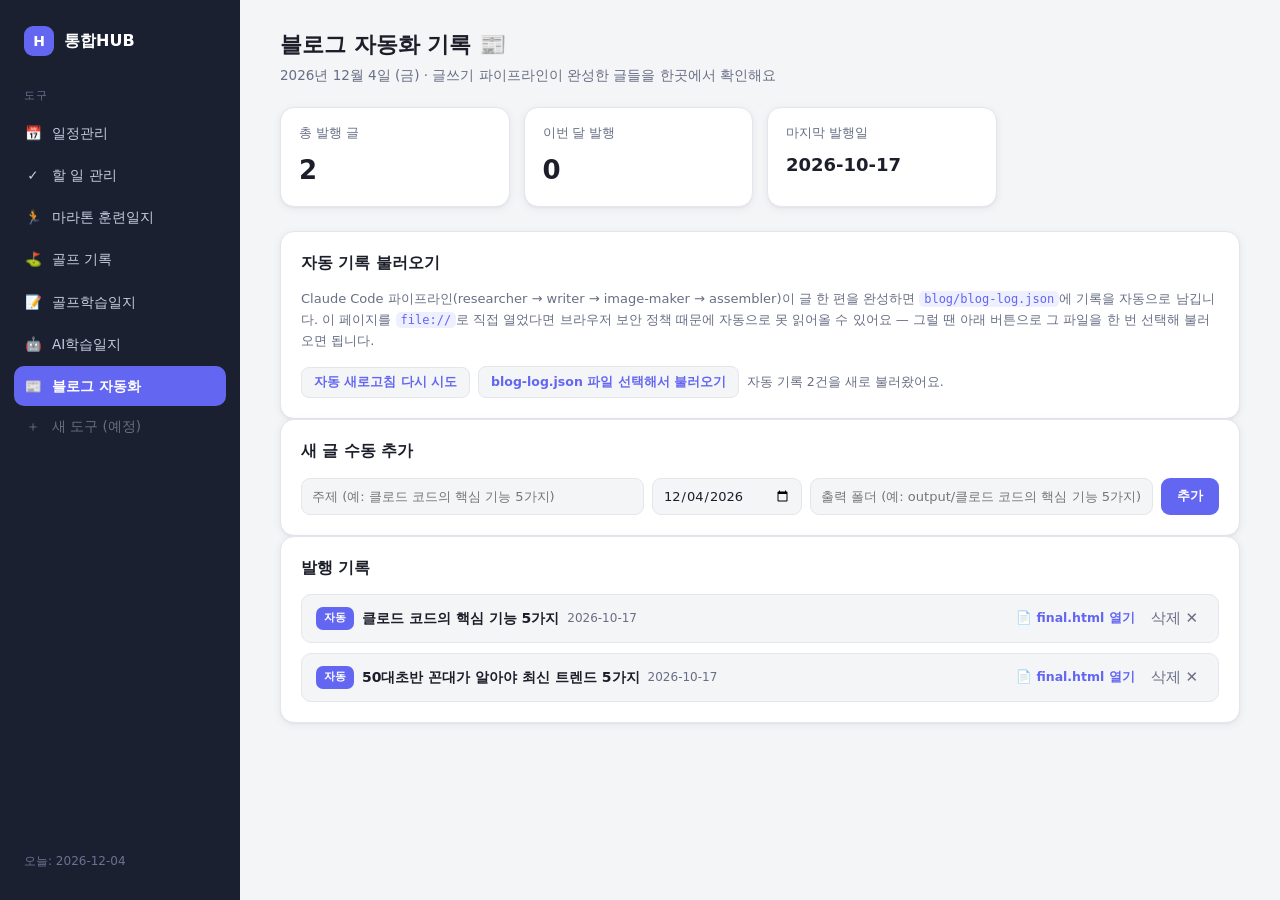
<file: 통합HUB/blog/index.html>
<!doctype html>
<html lang="ko">
<head>
<meta charset="UTF-8" />
<meta name="viewport" content="width=device-width, initial-scale=1.0" />
<title>블로그 자동화 기록 - 통합HUB</title>
<link rel="stylesheet" href="../styles.css" />
<link rel="stylesheet" href="styles.css" />
</head>
<body>

  <div class="app-shell">

    <!-- 사이드바 -->
    <aside class="sidebar">
      <div class="brand">
        <span class="brand-logo">H</span>
        <span class="brand-name">통합HUB</span>
      </div>

      <nav class="nav">
        <div class="nav-section-label">도구</div>
        <a class="nav-item" href="../schedule/index.html">
          <span class="nav-icon">📅</span>
          <span>일정관리</span>
        </a>
        <a class="nav-item" href="../index.html">
          <span class="nav-icon">✓</span>
          <span>할 일 관리</span>
        </a>
        <a class="nav-item" href="../marathon/index.html">
          <span class="nav-icon">🏃</span>
          <span>마라톤 훈련일지</span>
        </a>
        <a class="nav-item" href="../golf/index.html">
          <span class="nav-icon">⛳</span>
          <span>골프 기록</span>
        </a>
        <a class="nav-item" href="../golflearn/index.html">
          <span class="nav-icon">📝</span>
          <span>골프학습일지</span>
        </a>
        <a class="nav-item" href="../ailearn/index.html">
          <span class="nav-icon">🤖</span>
          <span>AI학습일지</span>
        </a>
        <a class="nav-item is-active" href="index.html">
          <span class="nav-icon">📰</span>
          <span>블로그 자동화</span>
        </a>
        <button class="nav-item is-disabled" disabled>
          <span class="nav-icon">＋</span>
          <span>새 도구 (예정)</span>
        </button>
      </nav>

      <div class="sidebar-footer">
        <span id="todayLabel"></span>
      </div>
    </aside>

    <!-- 메인 영역 -->
    <main class="main">

      <!-- 상단 바 -->
      <header class="topbar">
        <div>
          <h1>블로그 자동화 기록 📰</h1>
          <p class="subtitle" id="dateSubtitle"></p>
        </div>
      </header>

      <!-- 통계 타일 -->
      <section class="stat-row">
        <div class="stat-tile">
          <div class="stat-label">총 발행 글</div>
          <div class="stat-value" id="statTotal">0</div>
        </div>
        <div class="stat-tile">
          <div class="stat-label">이번 달 발행</div>
          <div class="stat-value" id="statMonth">0</div>
        </div>
        <div class="stat-tile">
          <div class="stat-label">마지막 발행일</div>
          <div class="stat-value stat-value--text" id="statLast">-</div>
        </div>
      </section>

      <!-- 자동 기록 불러오기 -->
      <section class="view-panel is-active">
        <div class="panel-card">
          <div class="panel-card-header">
            <h2>자동 기록 불러오기</h2>
          </div>
          <p class="hint-text">
            Claude Code 파이프라인(researcher → writer → image-maker → assembler)이 글 한 편을 완성하면
            <code>blog/blog-log.json</code>에 기록을 자동으로 남깁니다. 이 페이지를 <code>file://</code>로 직접 열었다면
            브라우저 보안 정책 때문에 자동으로 못 읽어올 수 있어요 — 그럴 땐 아래 버튼으로 그 파일을 한 번 선택해 불러오면 됩니다.
          </p>
          <div class="autoload-row">
            <button type="button" class="ghost-btn" id="autoFetchBtn">자동 새로고침 다시 시도</button>
            <label class="ghost-btn file-label">
              blog-log.json 파일 선택해서 불러오기
              <input type="file" id="autoImportInput" accept="application/json" hidden />
            </label>
            <span class="autoload-status" id="autoloadStatus"></span>
          </div>
        </div>
      </section>

      <!-- 수동 기록 추가 -->
      <section class="view-panel is-active">
        <div class="panel-card">
          <div class="panel-card-header">
            <h2>새 글 수동 추가</h2>
          </div>
          <form class="post-add-form" id="postAddForm">
            <input type="text" id="postTopic" placeholder="주제 (예: 클로드 코드의 핵심 기능 5가지)" autocomplete="off" required />
            <input type="date" id="postDate" required />
            <input type="text" id="postOutputDir" placeholder="출력 폴더 (예: output/클로드 코드의 핵심 기능 5가지)" autocomplete="off" />
            <button type="submit">추가</button>
          </form>
        </div>
      </section>

      <!-- 발행 기록 리스트 -->
      <section class="view-panel is-active">
        <div class="panel-card">
          <div class="panel-card-header">
            <h2>발행 기록</h2>
          </div>
          <ul class="post-list" id="postList"></ul>
          <p class="empty-state" id="postEmpty" hidden>아직 기록된 글이 없어요. 파이프라인을 돌리거나 위에서 직접 추가해보세요 ✨</p>
        </div>
      </section>

    </main>
  </div>

<script src="app.js"></script>
</body>
</html>
</file>
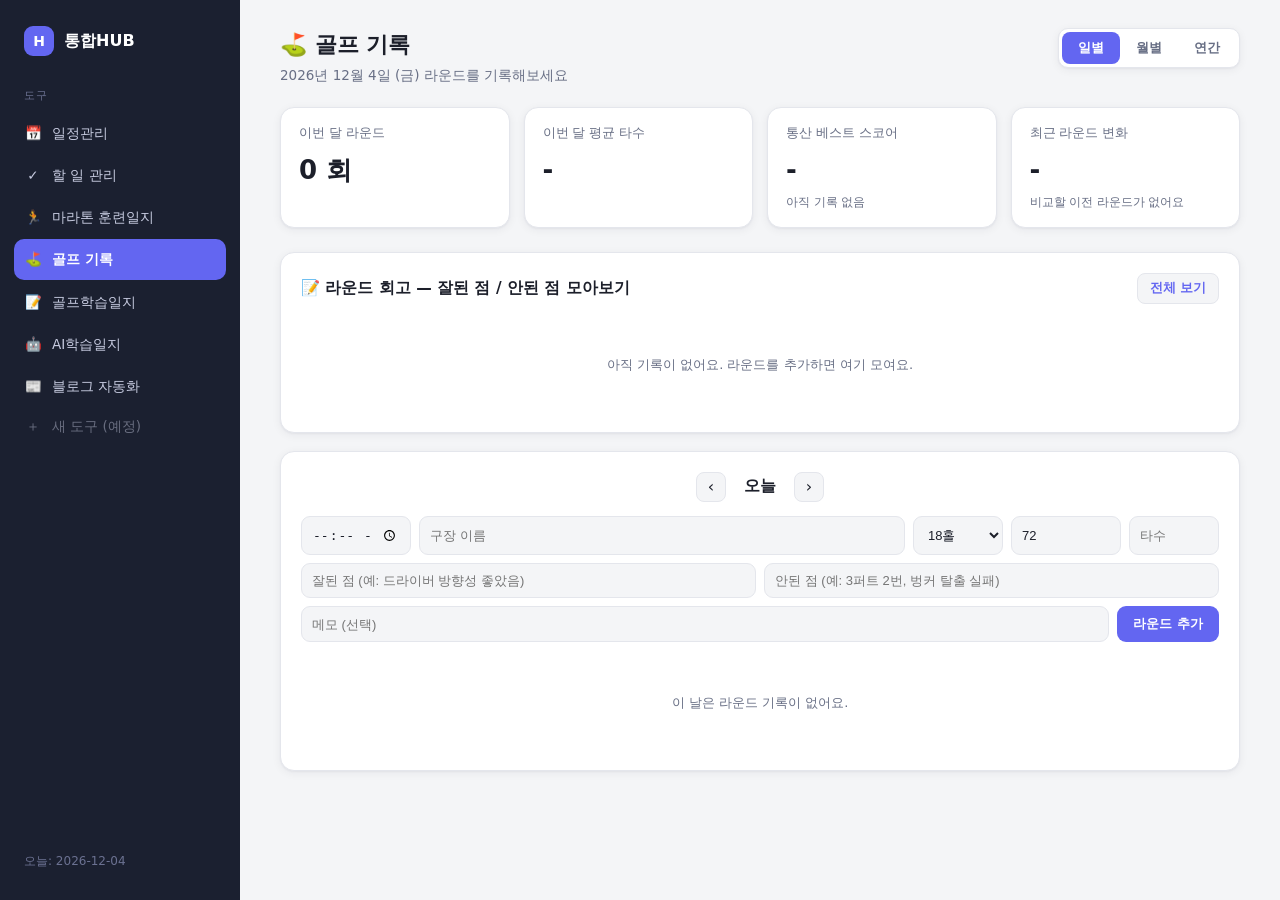
<file: 통합HUB/golf/index.html>
<!doctype html>
<html lang="ko">
<head>
<meta charset="UTF-8" />
<meta name="viewport" content="width=device-width, initial-scale=1.0" />
<title>골프 기록 - 통합HUB</title>
<link rel="stylesheet" href="../styles.css" />
<link rel="stylesheet" href="styles.css" />
</head>
<body>

  <div class="app-shell">

    <!-- 사이드바 -->
    <aside class="sidebar">
      <div class="brand">
        <span class="brand-logo">H</span>
        <span class="brand-name">통합HUB</span>
      </div>

      <nav class="nav">
        <div class="nav-section-label">도구</div>
        <a class="nav-item" href="../schedule/index.html">
          <span class="nav-icon">📅</span>
          <span>일정관리</span>
        </a>
        <a class="nav-item" href="../index.html">
          <span class="nav-icon">✓</span>
          <span>할 일 관리</span>
        </a>
        <a class="nav-item" href="../marathon/index.html">
          <span class="nav-icon">🏃</span>
          <span>마라톤 훈련일지</span>
        </a>
        <a class="nav-item is-active" href="index.html">
          <span class="nav-icon">⛳</span>
          <span>골프 기록</span>
        </a>
        <a class="nav-item" href="../golflearn/index.html">
          <span class="nav-icon">📝</span>
          <span>골프학습일지</span>
        </a>
        <a class="nav-item" href="../ailearn/index.html">
          <span class="nav-icon">🤖</span>
          <span>AI학습일지</span>
        </a>
        <a class="nav-item" href="../blog/index.html">
          <span class="nav-icon">📰</span>
          <span>블로그 자동화</span>
        </a>
        <button class="nav-item is-disabled" disabled>
          <span class="nav-icon">＋</span>
          <span>새 도구 (예정)</span>
        </button>
      </nav>

      <div class="sidebar-footer">
        <span id="todayLabel"></span>
      </div>
    </aside>

    <!-- 메인 영역 -->
    <main class="main">

      <!-- 상단 바 -->
      <header class="topbar">
        <div>
          <h1 id="greeting">⛳ 골프 기록</h1>
          <p class="subtitle" id="dateSubtitle"></p>
        </div>
        <div class="view-switch" role="tablist">
          <button class="view-btn is-active" data-view="daily">일별</button>
          <button class="view-btn" data-view="monthly">월별</button>
          <button class="view-btn" data-view="yearly">연간</button>
        </div>
      </header>

      <!-- 통계 타일 -->
      <section class="stat-row">
        <div class="stat-tile">
          <div class="stat-label">이번 달 라운드</div>
          <div class="stat-value" id="statMonthRounds">0 회</div>
        </div>
        <div class="stat-tile">
          <div class="stat-label">이번 달 평균 타수</div>
          <div class="stat-value" id="statMonthAvg">-</div>
        </div>
        <div class="stat-tile">
          <div class="stat-label">통산 베스트 스코어</div>
          <div class="stat-value" id="statBest">-</div>
          <div class="stat-sub" id="statBestMeta"></div>
        </div>
        <div class="stat-tile">
          <div class="stat-label">최근 라운드 변화</div>
          <div class="stat-value" id="statTrend">-</div>
          <div class="stat-sub" id="statTrendMeta"></div>
        </div>
      </section>

      <!-- 라운드 회고 (항상 보이는 카드) -->
      <section class="panel-card review-card">
        <div class="panel-card-header">
          <h2>📝 라운드 회고 — 잘된 점 / 안된 점 모아보기</h2>
          <button class="ghost-btn" id="toggleReviewAll">전체 보기</button>
        </div>
        <ul class="review-list" id="reviewList"></ul>
        <p class="empty-state" id="reviewEmpty" hidden>아직 기록이 없어요. 라운드를 추가하면 여기 모여요.</p>
      </section>

      <!-- 일별 뷰 -->
      <section class="view-panel is-active" id="view-daily">
        <div class="panel-card">
          <div class="panel-card-header panel-card-header--calendar">
            <button class="nav-arrow" id="prevDay">‹</button>
            <h2 id="dailyTitle">오늘</h2>
            <button class="nav-arrow" id="nextDay">›</button>
          </div>

          <form class="round-add-form" id="roundAddForm">
            <div class="form-row">
              <input type="time" id="roundTime" />
              <input type="text" id="roundCourse" placeholder="구장 이름" autocomplete="off" required />
              <select id="roundHoles">
                <option value="18">18홀</option>
                <option value="9">9홀</option>
              </select>
              <input type="number" id="roundPar" placeholder="파(기준타수)" value="72" min="1" required />
              <input type="number" id="roundScore" placeholder="타수" min="1" required />
            </div>
            <div class="form-row">
              <input type="text" id="roundGood" placeholder="잘된 점 (예: 드라이버 방향성 좋았음)" autocomplete="off" />
              <input type="text" id="roundBad" placeholder="안된 점 (예: 3퍼트 2번, 벙커 탈출 실패)" autocomplete="off" />
            </div>
            <div class="form-row">
              <input type="text" id="roundMemo" placeholder="메모 (선택)" autocomplete="off" />
              <button type="submit">라운드 추가</button>
            </div>
          </form>

          <ul class="round-list" id="roundList"></ul>
          <p class="empty-state" id="roundEmpty" hidden>이 날은 라운드 기록이 없어요.</p>
        </div>
      </section>

      <!-- 월별 뷰 -->
      <section class="view-panel" id="view-monthly">
        <div class="panel-card">
          <div class="panel-card-header panel-card-header--calendar">
            <button class="nav-arrow" id="prevMonth">‹</button>
            <h2 id="calendarTitle">2026년 10월</h2>
            <button class="nav-arrow" id="nextMonth">›</button>
          </div>

          <div class="calendar-weekdays">
            <span>일</span><span>월</span><span>화</span><span>수</span><span>목</span><span>금</span><span>토</span>
          </div>
          <div class="calendar-grid score-cal" id="calendarGrid"></div>
          <div class="legend-row score-legend">
            <span><span class="score-dot score-dot--good"></span> 파 이하</span>
            <span><span class="score-dot score-dot--over"></span> 오버파</span>
          </div>
        </div>

        <div class="panel-card">
          <h2>라운드별 스코어 추이 (이번 달)</h2>
          <div class="chart-wrap" id="monthLineChart"></div>
        </div>
      </section>

      <!-- 연간 뷰 -->
      <section class="view-panel" id="view-yearly">
        <div class="panel-card">
          <div class="panel-card-header panel-card-header--calendar">
            <button class="nav-arrow" id="prevYear">‹</button>
            <h2 id="yearTitle">2026년</h2>
            <button class="nav-arrow" id="nextYear">›</button>
          </div>
          <div class="chart-wrap" id="yearBarChart"></div>
        </div>

        <div class="panel-card">
          <h2>연간 요약</h2>
          <div class="year-summary-grid" id="yearSummary"></div>
        </div>
      </section>

    </main>
  </div>

<script src="app.js"></script>
</body>
</html>
</file>
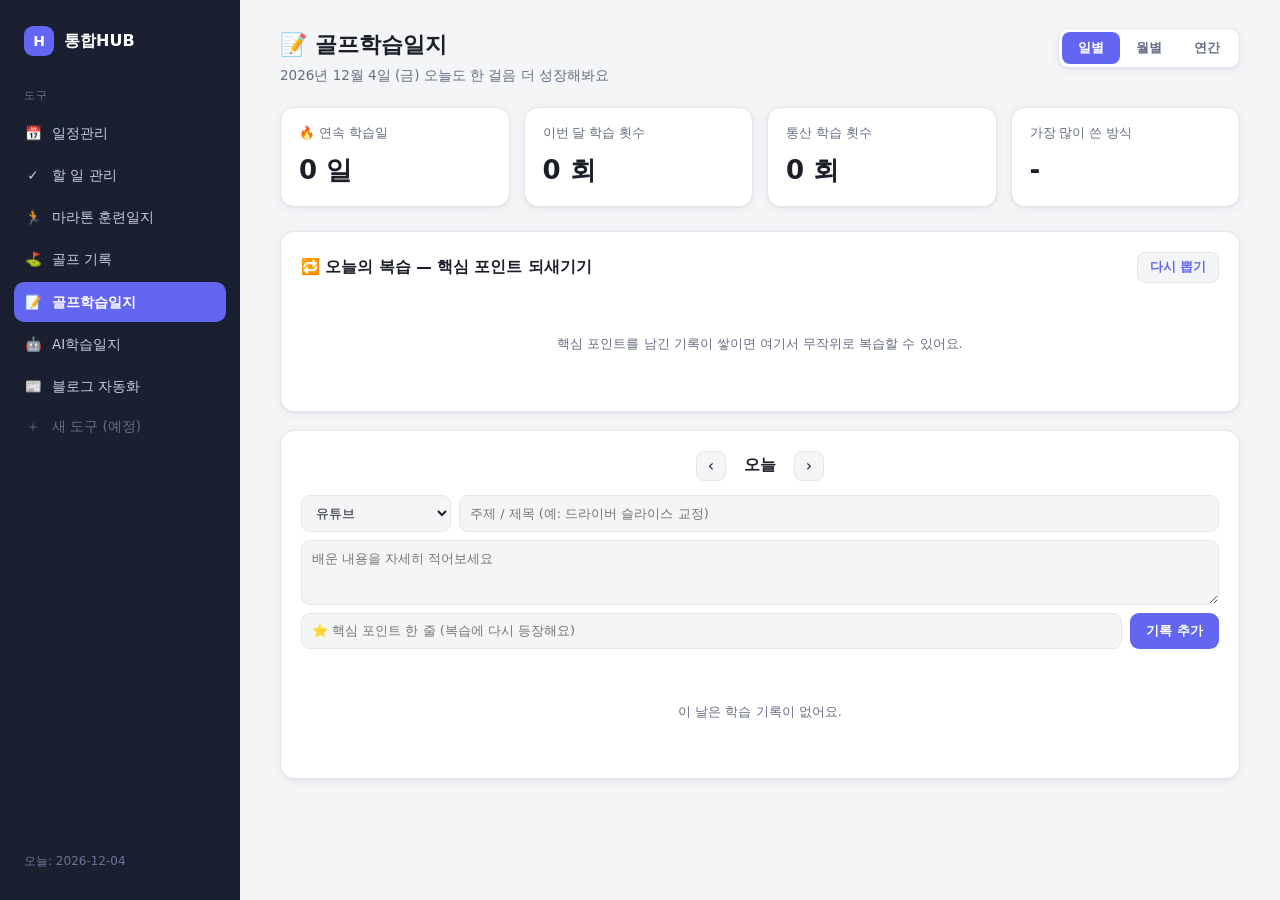
<file: 통합HUB/golflearn/index.html>
<!doctype html>
<html lang="ko">
<head>
<meta charset="UTF-8" />
<meta name="viewport" content="width=device-width, initial-scale=1.0" />
<title>골프학습일지 - 통합HUB</title>
<link rel="stylesheet" href="../styles.css" />
<link rel="stylesheet" href="styles.css" />
</head>
<body>

  <div class="app-shell">

    <!-- 사이드바 -->
    <aside class="sidebar">
      <div class="brand">
        <span class="brand-logo">H</span>
        <span class="brand-name">통합HUB</span>
      </div>

      <nav class="nav">
        <div class="nav-section-label">도구</div>
        <a class="nav-item" href="../schedule/index.html">
          <span class="nav-icon">📅</span>
          <span>일정관리</span>
        </a>
        <a class="nav-item" href="../index.html">
          <span class="nav-icon">✓</span>
          <span>할 일 관리</span>
        </a>
        <a class="nav-item" href="../marathon/index.html">
          <span class="nav-icon">🏃</span>
          <span>마라톤 훈련일지</span>
        </a>
        <a class="nav-item" href="../golf/index.html">
          <span class="nav-icon">⛳</span>
          <span>골프 기록</span>
        </a>
        <a class="nav-item is-active" href="index.html">
          <span class="nav-icon">📝</span>
          <span>골프학습일지</span>
        </a>
        <a class="nav-item" href="../ailearn/index.html">
          <span class="nav-icon">🤖</span>
          <span>AI학습일지</span>
        </a>
        <a class="nav-item" href="../blog/index.html">
          <span class="nav-icon">📰</span>
          <span>블로그 자동화</span>
        </a>
        <button class="nav-item is-disabled" disabled>
          <span class="nav-icon">＋</span>
          <span>새 도구 (예정)</span>
        </button>
      </nav>

      <div class="sidebar-footer">
        <span id="todayLabel"></span>
      </div>
    </aside>

    <!-- 메인 영역 -->
    <main class="main">

      <!-- 상단 바 -->
      <header class="topbar">
        <div>
          <h1 id="greeting">📝 골프학습일지</h1>
          <p class="subtitle" id="dateSubtitle"></p>
        </div>
        <div class="view-switch" role="tablist">
          <button class="view-btn is-active" data-view="daily">일별</button>
          <button class="view-btn" data-view="monthly">월별</button>
          <button class="view-btn" data-view="yearly">연간</button>
        </div>
      </header>

      <!-- 통계 타일 -->
      <section class="stat-row">
        <div class="stat-tile">
          <div class="stat-label">🔥 연속 학습일</div>
          <div class="stat-value" id="statStreak">0 일</div>
        </div>
        <div class="stat-tile">
          <div class="stat-label">이번 달 학습 횟수</div>
          <div class="stat-value" id="statMonthCount">0 회</div>
        </div>
        <div class="stat-tile">
          <div class="stat-label">통산 학습 횟수</div>
          <div class="stat-value" id="statTotalCount">0 회</div>
        </div>
        <div class="stat-tile">
          <div class="stat-label">가장 많이 쓴 방식</div>
          <div class="stat-value" id="statTopType">-</div>
        </div>
      </section>

      <!-- 오늘의 복습 (항상 보이는 카드) -->
      <section class="panel-card review-card">
        <div class="panel-card-header">
          <h2>🔁 오늘의 복습 — 핵심 포인트 되새기기</h2>
          <button class="ghost-btn" id="shuffleReview">다시 뽑기</button>
        </div>
        <div class="recall-list" id="recallList"></div>
        <p class="empty-state" id="recallEmpty" hidden>핵심 포인트를 남긴 기록이 쌓이면 여기서 무작위로 복습할 수 있어요.</p>
      </section>

      <!-- 일별 뷰 -->
      <section class="view-panel is-active" id="view-daily">
        <div class="panel-card">
          <div class="panel-card-header panel-card-header--calendar">
            <button class="nav-arrow" id="prevDay">‹</button>
            <h2 id="dailyTitle">오늘</h2>
            <button class="nav-arrow" id="nextDay">›</button>
          </div>

          <form class="entry-add-form" id="entryAddForm">
            <div class="form-row">
              <select id="entryType">
                <option value="youtube">유튜브</option>
                <option value="outdoor">실외연습장</option>
                <option value="indoor">실내연습장</option>
                <option value="lesson">레슨</option>
                <option value="round">라운드 중 깨달음</option>
                <option value="etc">기타</option>
              </select>
              <input type="text" id="entryTitle" placeholder="주제 / 제목 (예: 드라이버 슬라이스 교정)" autocomplete="off" required />
            </div>
            <div class="form-row">
              <textarea id="entryContent" placeholder="배운 내용을 자세히 적어보세요" rows="3" required></textarea>
            </div>
            <div class="form-row">
              <input type="text" id="entryKeyPoint" placeholder="⭐ 핵심 포인트 한 줄 (복습에 다시 등장해요)" autocomplete="off" />
              <button type="submit">기록 추가</button>
            </div>
          </form>

          <ul class="entry-list" id="entryList"></ul>
          <p class="empty-state" id="entryEmpty" hidden>이 날은 학습 기록이 없어요.</p>
        </div>
      </section>

      <!-- 월별 뷰 -->
      <section class="view-panel" id="view-monthly">
        <div class="panel-card">
          <div class="panel-card-header panel-card-header--calendar">
            <button class="nav-arrow" id="prevMonth">‹</button>
            <h2 id="calendarTitle">2026년 10월</h2>
            <button class="nav-arrow" id="nextMonth">›</button>
          </div>

          <div class="calendar-weekdays">
            <span>일</span><span>월</span><span>화</span><span>수</span><span>목</span><span>금</span><span>토</span>
          </div>
          <div class="calendar-grid type-cal" id="calendarGrid"></div>
        </div>

        <div class="panel-card">
          <h2>학습 방식별 횟수 (이번 달)</h2>
          <div class="chart-wrap" id="typeBarChart"></div>
          <div class="legend-row type-legend" id="typeLegend"></div>
        </div>

        <div class="panel-card" style="grid-column: 1 / -1;">
          <h2 id="monthEntryListTitle">이번 달 학습 기록 전체</h2>
          <ul class="entry-list" id="monthEntryList"></ul>
          <p class="empty-state" id="monthEntryEmpty" hidden>이번 달엔 학습 기록이 없어요.</p>
        </div>
      </section>

      <!-- 연간 뷰 -->
      <section class="view-panel" id="view-yearly">
        <div class="panel-card">
          <div class="panel-card-header panel-card-header--calendar">
            <button class="nav-arrow" id="prevYear">‹</button>
            <h2 id="yearTitle">2026년</h2>
            <button class="nav-arrow" id="nextYear">›</button>
          </div>
          <div class="chart-wrap" id="yearBarChart"></div>
        </div>

        <div class="panel-card">
          <h2>연간 요약</h2>
          <div class="year-summary-grid" id="yearSummary"></div>
        </div>
      </section>

    </main>
  </div>

<script src="app.js"></script>
</body>
</html>
</file>
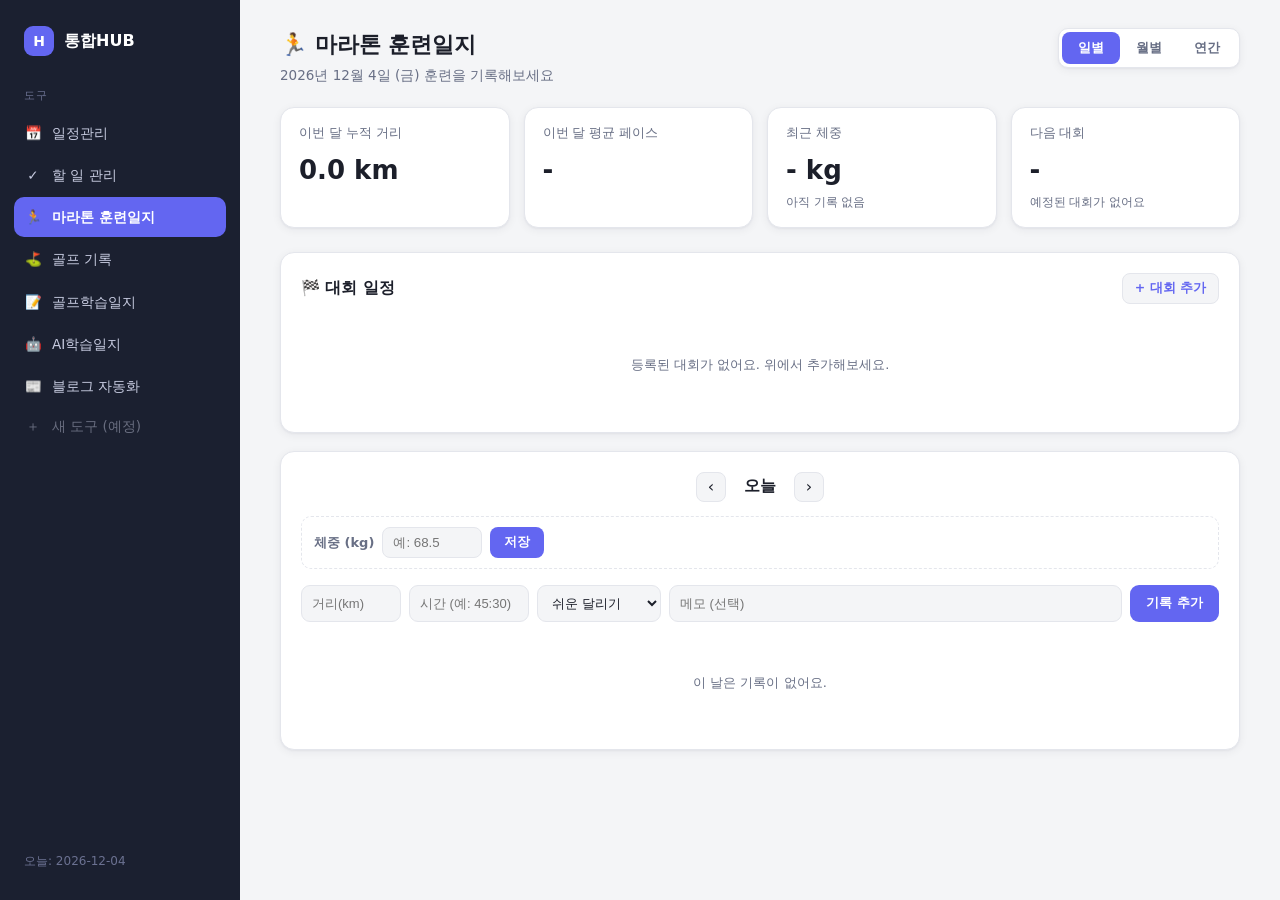
<file: 통합HUB/marathon/index.html>
<!doctype html>
<html lang="ko">
<head>
<meta charset="UTF-8" />
<meta name="viewport" content="width=device-width, initial-scale=1.0" />
<title>마라톤 훈련일지 - 통합HUB</title>
<link rel="stylesheet" href="../styles.css" />
<link rel="stylesheet" href="styles.css" />
</head>
<body>

  <div class="app-shell">

    <!-- 사이드바 -->
    <aside class="sidebar">
      <div class="brand">
        <span class="brand-logo">H</span>
        <span class="brand-name">통합HUB</span>
      </div>

      <nav class="nav">
        <div class="nav-section-label">도구</div>
        <a class="nav-item" href="../schedule/index.html">
          <span class="nav-icon">📅</span>
          <span>일정관리</span>
        </a>
        <a class="nav-item" href="../index.html">
          <span class="nav-icon">✓</span>
          <span>할 일 관리</span>
        </a>
        <a class="nav-item is-active" href="index.html">
          <span class="nav-icon">🏃</span>
          <span>마라톤 훈련일지</span>
        </a>
        <a class="nav-item" href="../golf/index.html">
          <span class="nav-icon">⛳</span>
          <span>골프 기록</span>
        </a>
        <a class="nav-item" href="../golflearn/index.html">
          <span class="nav-icon">📝</span>
          <span>골프학습일지</span>
        </a>
        <a class="nav-item" href="../ailearn/index.html">
          <span class="nav-icon">🤖</span>
          <span>AI학습일지</span>
        </a>
        <a class="nav-item" href="../blog/index.html">
          <span class="nav-icon">📰</span>
          <span>블로그 자동화</span>
        </a>
        <button class="nav-item is-disabled" disabled>
          <span class="nav-icon">＋</span>
          <span>새 도구 (예정)</span>
        </button>
      </nav>

      <div class="sidebar-footer">
        <span id="todayLabel"></span>
      </div>
    </aside>

    <!-- 메인 영역 -->
    <main class="main">

      <!-- 상단 바 -->
      <header class="topbar">
        <div>
          <h1 id="greeting">🏃 마라톤 훈련일지</h1>
          <p class="subtitle" id="dateSubtitle"></p>
        </div>
        <div class="view-switch" role="tablist">
          <button class="view-btn is-active" data-view="daily">일별</button>
          <button class="view-btn" data-view="monthly">월별</button>
          <button class="view-btn" data-view="yearly">연간</button>
        </div>
      </header>

      <!-- 통계 타일 -->
      <section class="stat-row">
        <div class="stat-tile">
          <div class="stat-label">이번 달 누적 거리</div>
          <div class="stat-value" id="statMonthDist">0 km</div>
        </div>
        <div class="stat-tile">
          <div class="stat-label">이번 달 평균 페이스</div>
          <div class="stat-value" id="statMonthPace">-</div>
        </div>
        <div class="stat-tile">
          <div class="stat-label">최근 체중</div>
          <div class="stat-value" id="statWeight">- kg</div>
          <div class="stat-sub" id="statWeightDelta"></div>
        </div>
        <div class="stat-tile">
          <div class="stat-label">다음 대회</div>
          <div class="stat-value" id="statNextRace">-</div>
          <div class="stat-sub" id="statNextRaceDate"></div>
        </div>
      </section>

      <!-- 대회 일정 (항상 보이는 카드) -->
      <section class="panel-card race-card">
        <div class="panel-card-header">
          <h2>🏁 대회 일정</h2>
          <button class="ghost-btn" id="toggleRaceForm">+ 대회 추가</button>
        </div>

        <form class="race-add-form" id="raceAddForm" hidden>
          <input type="text" id="raceName" placeholder="대회 이름 (예: 춘천마라톤)" autocomplete="off" required />
          <input type="date" id="raceDate" required />
          <select id="raceDistance">
            <option value="풀코스">풀코스 (42.195km)</option>
            <option value="하프">하프 (21.0975km)</option>
            <option value="10K">10K</option>
            <option value="5K">5K</option>
            <option value="기타">기타</option>
          </select>
          <input type="text" id="raceNote" placeholder="메모 (목표 시간 등, 선택)" autocomplete="off" />
          <button type="submit">추가</button>
        </form>

        <ul class="race-list" id="raceList"></ul>
        <p class="empty-state" id="raceEmpty" hidden>등록된 대회가 없어요. 위에서 추가해보세요.</p>
      </section>

      <!-- 일별 뷰 -->
      <section class="view-panel is-active" id="view-daily">
        <div class="panel-card">
          <div class="panel-card-header panel-card-header--calendar">
            <button class="nav-arrow" id="prevDay">‹</button>
            <h2 id="dailyTitle">오늘</h2>
            <button class="nav-arrow" id="nextDay">›</button>
          </div>

          <div class="weight-row">
            <label for="weightInput">체중 (kg)</label>
            <input type="number" id="weightInput" step="0.1" placeholder="예: 68.5" />
            <button type="button" id="weightSaveBtn">저장</button>
            <span class="weight-saved-hint" id="weightSavedHint"></span>
          </div>

          <form class="run-add-form" id="runAddForm">
            <input type="number" id="runDistance" step="0.01" min="0" placeholder="거리(km)" required />
            <input type="text" id="runDuration" placeholder="시간 (예: 45:30)" required />
            <select id="runType">
              <option value="easy">쉬운 달리기</option>
              <option value="long">장거리</option>
              <option value="interval">인터벌/스피드</option>
              <option value="race">대회</option>
              <option value="etc">기타</option>
            </select>
            <input type="text" id="runMemo" placeholder="메모 (선택)" autocomplete="off" />
            <button type="submit">기록 추가</button>
          </form>

          <ul class="run-list" id="runList"></ul>
          <p class="empty-state" id="runEmpty" hidden>이 날은 기록이 없어요.</p>
        </div>
      </section>

      <!-- 월별 뷰 -->
      <section class="view-panel" id="view-monthly">
        <div class="panel-card">
          <div class="panel-card-header panel-card-header--calendar">
            <button class="nav-arrow" id="prevMonth">‹</button>
            <h2 id="calendarTitle">2026년 10월</h2>
            <button class="nav-arrow" id="nextMonth">›</button>
          </div>

          <div class="calendar-weekdays">
            <span>일</span><span>월</span><span>화</span><span>수</span><span>목</span><span>금</span><span>토</span>
          </div>
          <div class="calendar-grid heatmap" id="calendarGrid"></div>
          <div class="legend-row">
            <span class="legend-label">적음</span>
            <span class="legend-swatch" style="--pct:0"></span>
            <span class="legend-swatch" style="--pct:25"></span>
            <span class="legend-swatch" style="--pct:50"></span>
            <span class="legend-swatch" style="--pct:75"></span>
            <span class="legend-swatch" style="--pct:100"></span>
            <span class="legend-label">많음</span>
          </div>
        </div>

        <div class="panel-card">
          <h2>일별 거리 (이번 달)</h2>
          <div class="chart-wrap" id="monthBarChart"></div>
        </div>

        <div class="panel-card">
          <h2>체중 변화 (이번 달)</h2>
          <div class="chart-wrap" id="monthWeightChart"></div>
        </div>
      </section>

      <!-- 연간 뷰 -->
      <section class="view-panel" id="view-yearly">
        <div class="panel-card">
          <div class="panel-card-header panel-card-header--calendar">
            <button class="nav-arrow" id="prevYear">‹</button>
            <h2 id="yearTitle">2026년</h2>
            <button class="nav-arrow" id="nextYear">›</button>
          </div>
          <div class="chart-wrap" id="yearBarChart"></div>
        </div>

        <div class="panel-card">
          <h2>연간 요약</h2>
          <div class="year-summary-grid" id="yearSummary"></div>
        </div>
      </section>

    </main>
  </div>

<script src="app.js"></script>
</body>
</html>
</file>
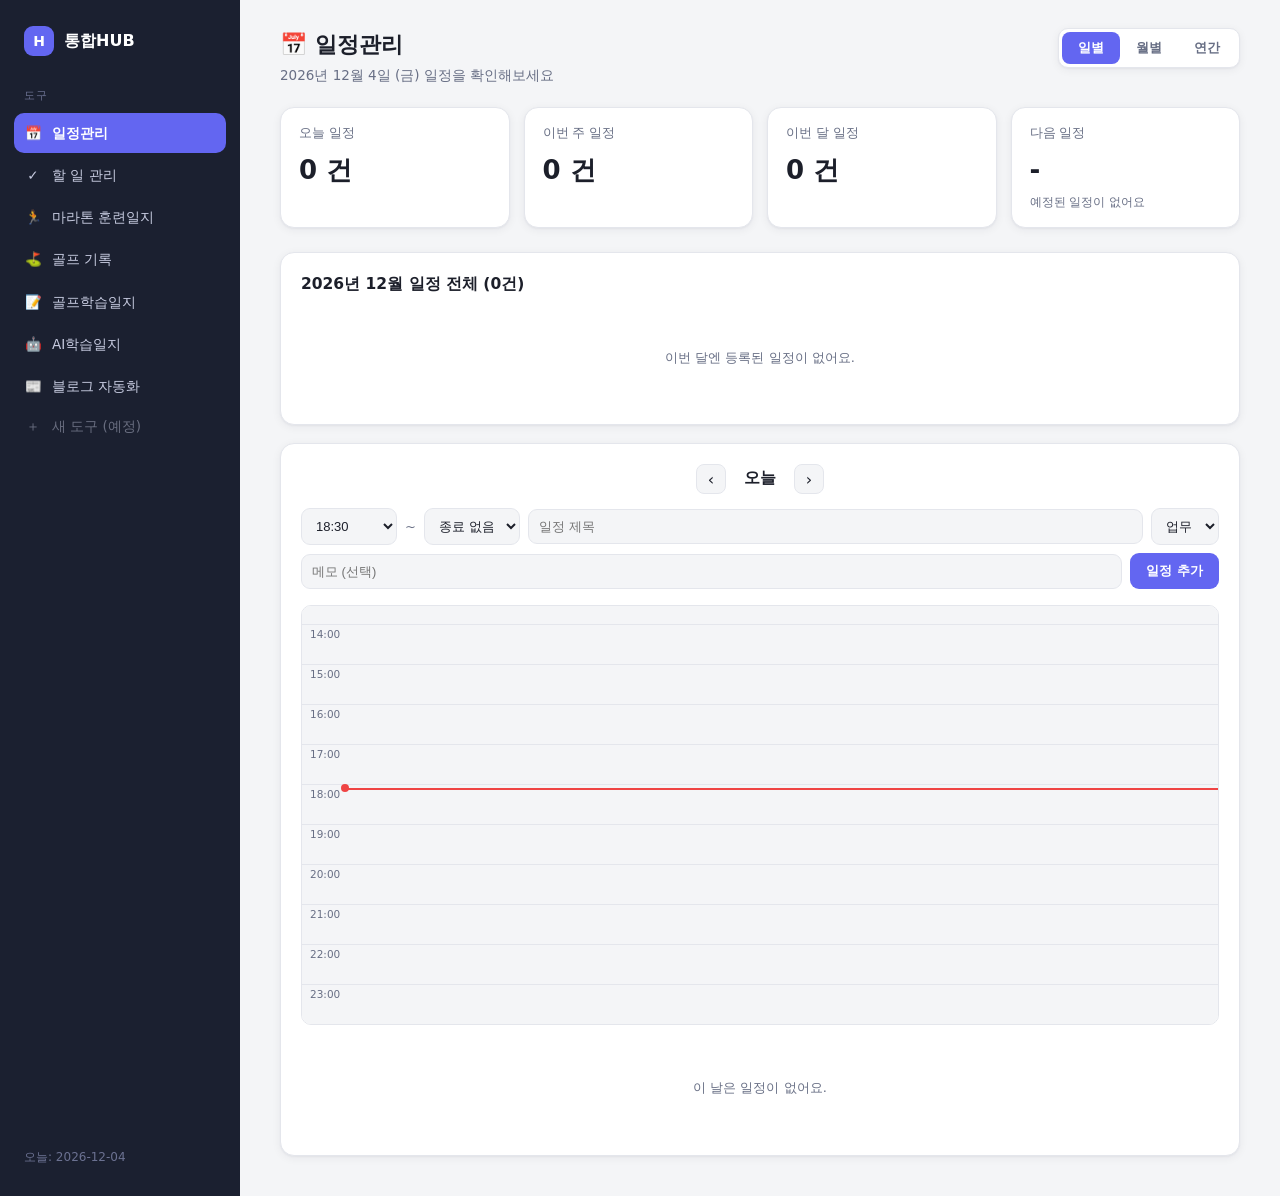
<file: 통합HUB/schedule/index.html>
<!doctype html>
<html lang="ko">
<head>
<meta charset="UTF-8" />
<meta name="viewport" content="width=device-width, initial-scale=1.0" />
<title>일정관리 - 통합HUB</title>
<link rel="stylesheet" href="../styles.css" />
<link rel="stylesheet" href="styles.css" />
</head>
<body>

  <div class="app-shell">

    <!-- 사이드바 -->
    <aside class="sidebar">
      <div class="brand">
        <span class="brand-logo">H</span>
        <span class="brand-name">통합HUB</span>
      </div>

      <nav class="nav">
        <div class="nav-section-label">도구</div>
        <a class="nav-item is-active" href="index.html">
          <span class="nav-icon">📅</span>
          <span>일정관리</span>
        </a>
        <a class="nav-item" href="../index.html">
          <span class="nav-icon">✓</span>
          <span>할 일 관리</span>
        </a>
        <a class="nav-item" href="../marathon/index.html">
          <span class="nav-icon">🏃</span>
          <span>마라톤 훈련일지</span>
        </a>
        <a class="nav-item" href="../golf/index.html">
          <span class="nav-icon">⛳</span>
          <span>골프 기록</span>
        </a>
        <a class="nav-item" href="../golflearn/index.html">
          <span class="nav-icon">📝</span>
          <span>골프학습일지</span>
        </a>
        <a class="nav-item" href="../ailearn/index.html">
          <span class="nav-icon">🤖</span>
          <span>AI학습일지</span>
        </a>
        <a class="nav-item" href="../blog/index.html">
          <span class="nav-icon">📰</span>
          <span>블로그 자동화</span>
        </a>
        <button class="nav-item is-disabled" disabled>
          <span class="nav-icon">＋</span>
          <span>새 도구 (예정)</span>
        </button>
      </nav>

      <div class="sidebar-footer">
        <span id="todayLabel"></span>
      </div>
    </aside>

    <!-- 메인 영역 -->
    <main class="main">

      <!-- 상단 바 -->
      <header class="topbar">
        <div>
          <h1 id="greeting">📅 일정관리</h1>
          <p class="subtitle" id="dateSubtitle"></p>
        </div>
        <div class="view-switch" role="tablist">
          <button class="view-btn is-active" data-view="daily">일별</button>
          <button class="view-btn" data-view="monthly">월별</button>
          <button class="view-btn" data-view="yearly">연간</button>
        </div>
      </header>

      <!-- 통계 타일 -->
      <section class="stat-row">
        <div class="stat-tile">
          <div class="stat-label">오늘 일정</div>
          <div class="stat-value" id="statToday">0 건</div>
        </div>
        <div class="stat-tile">
          <div class="stat-label">이번 주 일정</div>
          <div class="stat-value" id="statWeek">0 건</div>
        </div>
        <div class="stat-tile">
          <div class="stat-label">이번 달 일정</div>
          <div class="stat-value" id="statMonth">0 건</div>
        </div>
        <div class="stat-tile">
          <div class="stat-label">다음 일정</div>
          <div class="stat-value" id="statNextEvent">-</div>
          <div class="stat-sub" id="statNextEventMeta"></div>
        </div>
      </section>

      <!-- 이번 달 일정 전체 (항상 보이는 카드, 탭 전환과 무관) -->
      <section class="panel-card month-list-card">
        <div class="panel-card-header">
          <h2 id="monthEventListTitle">이번 달 일정 전체</h2>
        </div>
        <ul class="event-list" id="monthEventList"></ul>
        <p class="empty-state" id="monthEventEmpty" hidden>이번 달엔 등록된 일정이 없어요.</p>
      </section>

      <!-- 일별 뷰 -->
      <section class="view-panel is-active" id="view-daily">
        <div class="panel-card">
          <div class="panel-card-header panel-card-header--calendar">
            <button class="nav-arrow" id="prevDay">‹</button>
            <h2 id="dailyTitle">오늘</h2>
            <button class="nav-arrow" id="nextDay">›</button>
          </div>

          <p class="conflict-warning" id="conflictWarning" hidden></p>

          <form class="event-add-form" id="eventAddForm">
            <div class="form-row">
              <select id="eventStart" required></select>
              <span class="time-tilde">~</span>
              <select id="eventEnd"></select>
              <input type="text" id="eventTitle" placeholder="일정 제목" autocomplete="off" required />
              <select id="eventCategory">
                <option value="work">업무</option>
                <option value="personal">개인</option>
                <option value="appointment">약속</option>
                <option value="health">건강</option>
                <option value="etc">기타</option>
              </select>
            </div>
            <div class="form-row">
              <input type="text" id="eventMemo" placeholder="메모 (선택)" autocomplete="off" />
              <button type="submit">일정 추가</button>
            </div>
          </form>

          <div class="timeline-wrap">
            <div class="timeline" id="timeline"></div>
          </div>

          <ul class="event-list" id="eventList"></ul>
          <p class="empty-state" id="eventEmpty" hidden>이 날은 일정이 없어요.</p>
        </div>
      </section>

      <!-- 월별 뷰 -->
      <section class="view-panel" id="view-monthly">
        <div class="panel-card">
          <div class="panel-card-header panel-card-header--calendar">
            <button class="nav-arrow" id="prevMonth">‹</button>
            <h2 id="calendarTitle">2026년 10월</h2>
            <button class="nav-arrow" id="nextMonth">›</button>
          </div>

          <div class="calendar-weekdays">
            <span>일</span><span>월</span><span>화</span><span>수</span><span>목</span><span>금</span><span>토</span>
          </div>
          <div class="calendar-grid cat-cal" id="calendarGrid"></div>
        </div>

        <div class="panel-card">
          <h2>카테고리별 일정 수 (이번 달)</h2>
          <div class="chart-wrap" id="categoryBarChart"></div>
          <div class="legend-row cat-legend" id="categoryLegend"></div>
        </div>
      </section>

      <!-- 연간 뷰 -->
      <section class="view-panel" id="view-yearly">
        <div class="panel-card">
          <div class="panel-card-header panel-card-header--calendar">
            <button class="nav-arrow" id="prevYear">‹</button>
            <h2 id="yearTitle">2026년</h2>
            <button class="nav-arrow" id="nextYear">›</button>
          </div>
          <div class="chart-wrap" id="yearBarChart"></div>
        </div>

        <div class="panel-card">
          <h2>연간 요약</h2>
          <div class="year-summary-grid" id="yearSummary"></div>
        </div>
      </section>

    </main>
  </div>

<script src="app.js"></script>
</body>
</html>
</file>
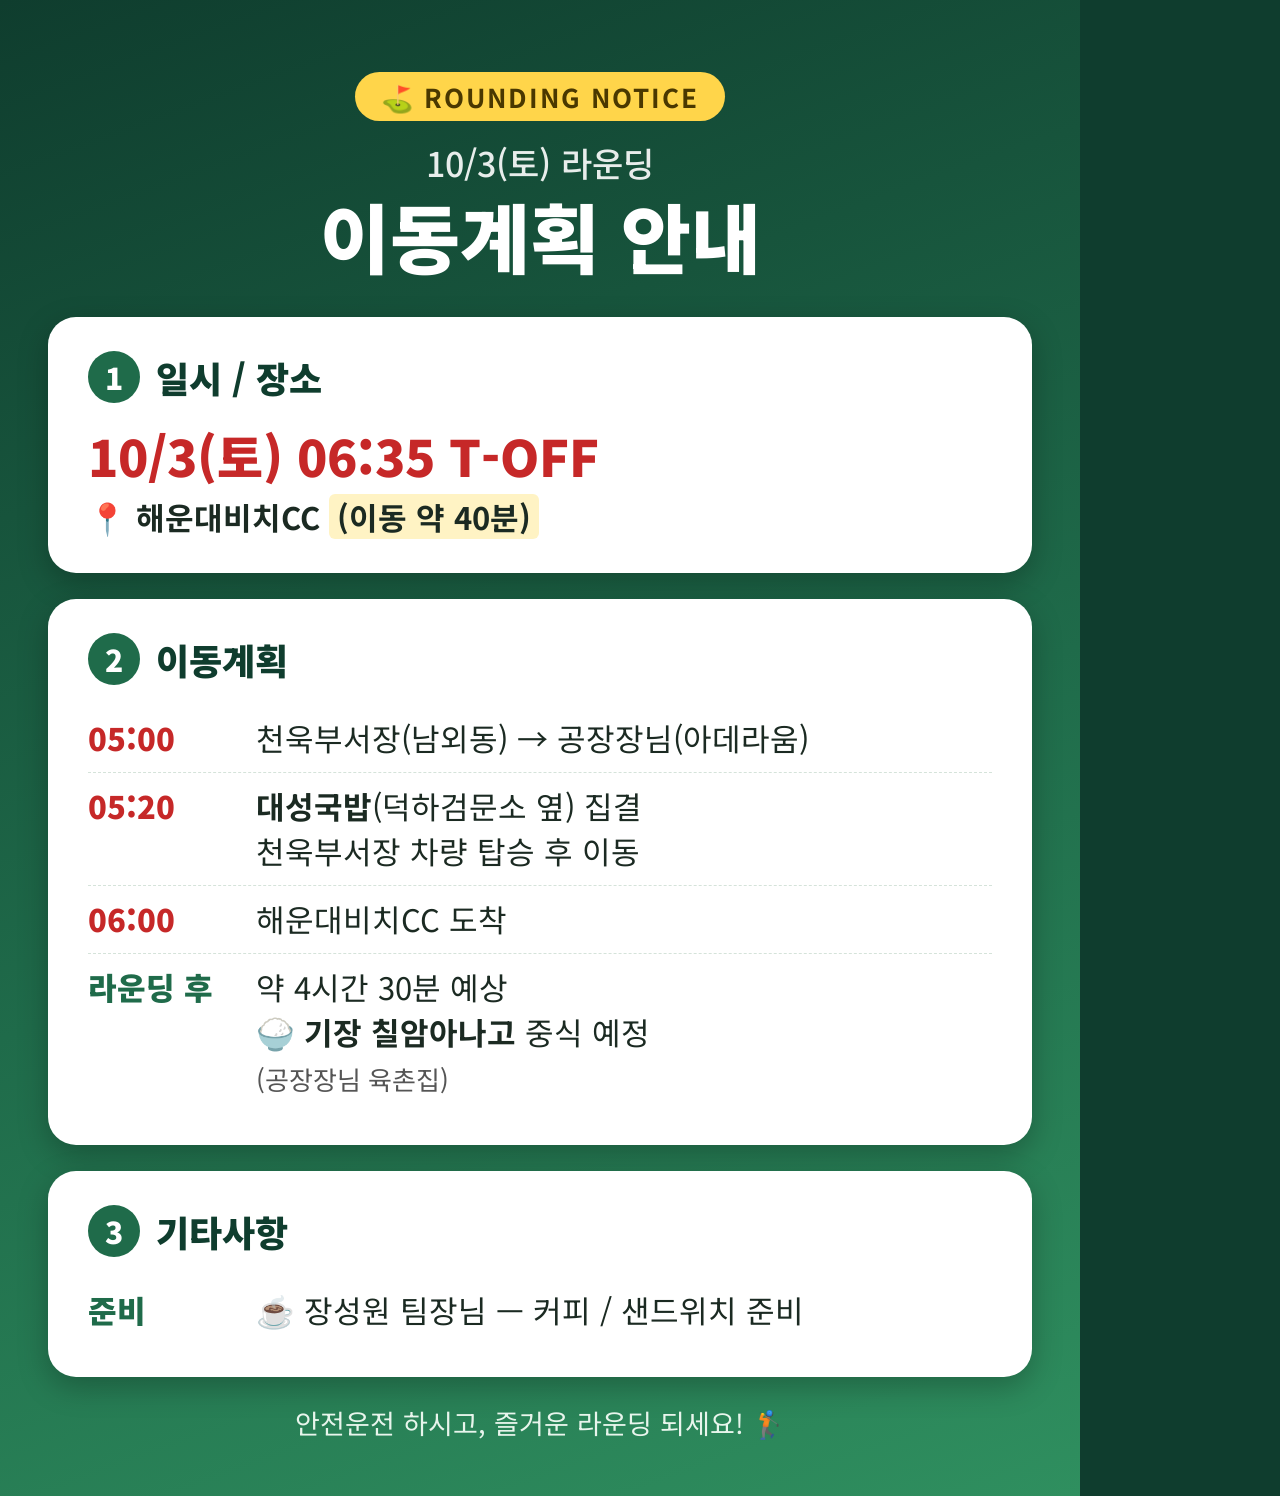
<file: notice/notice.html>
<!doctype html><html lang="ko"><head><meta charset="utf-8">
<link href="https://fonts.googleapis.com/css2?family=Noto+Sans+KR:wght@400;500;700;900&display=swap" rel="stylesheet">
<style>
*{box-sizing:border-box;margin:0}
body{width:1080px;font-family:'Noto Sans KR',sans-serif;background:#0f3d2e;color:#1b2a22}
.wrap{padding:48px;background:linear-gradient(160deg,#0f3d2e 0%,#1f6b4a 55%,#2f8f5f 100%);}
.head{color:#fff;text-align:center;padding:24px 0 36px}
.tag{display:inline-block;background:#ffd54a;color:#4a3800;font-weight:700;font-size:26px;padding:6px 26px;border-radius:40px;letter-spacing:2px}
h1{font-size:76px;font-weight:900;margin-top:22px;line-height:1.2}
h1 small{display:block;font-size:34px;font-weight:500;opacity:.9;margin-bottom:6px}
.card{background:#fff;border-radius:28px;padding:34px 40px;margin-bottom:26px;box-shadow:0 10px 30px rgba(0,0,0,.25)}
.title{display:flex;align-items:center;gap:16px;font-size:36px;font-weight:900;color:#0f3d2e;margin-bottom:20px}
.num{width:52px;height:52px;border-radius:50%;background:#1f6b4a;color:#fff;display:flex;align-items:center;justify-content:center;font-size:30px}
.row{display:flex;gap:18px;font-size:31px;padding:11px 0;border-bottom:1px dashed #d5e3da;line-height:1.45}
.row:last-child{border:0}
.t{flex:0 0 150px;font-weight:900;color:#c62828}
.t.b{color:#1f6b4a}
.big{font-size:50px;font-weight:900;color:#c62828;line-height:1.3}
.sub{font-size:31px;margin-top:6px}
.hl{background:#fff3c4;padding:0 8px;border-radius:6px;font-weight:700}
.foot{text-align:center;color:#e8f5ec;font-size:27px;margin-top:6px;padding-bottom:6px}
</style></head><body><div class="wrap">
<div class="head"><span class="tag">⛳ ROUNDING NOTICE</span>
<h1><small>10/3(토) 라운딩</small>이동계획 안내</h1></div>

<div class="card"><div class="title"><span class="num">1</span>일시 / 장소</div>
<div class="big">10/3(토) 06:35 T-OFF</div>
<div class="sub">📍 <b>해운대비치CC</b> <span class="hl">(이동 약 40분)</span></div></div>

<div class="card"><div class="title"><span class="num">2</span>이동계획</div>
<div class="row"><div class="t">05:00</div><div>천욱부서장(남외동) → 공장장님(아데라움)</div></div>
<div class="row"><div class="t">05:20</div><div><b>대성국밥</b>(덕하검문소 옆) 집결<br>천욱부서장 차량 탑승 후 이동</div></div>
<div class="row"><div class="t">06:00</div><div>해운대비치CC 도착</div></div>
<div class="row"><div class="t b">라운딩 후</div><div>약 4시간 30분 예상<br>🍚 <b>기장 칠암아나고</b> 중식 예정<br><span style="font-size:26px;color:#555">(공장장님 육촌집)</span></div></div></div>

<div class="card"><div class="title"><span class="num">3</span>기타사항</div>
<div class="row"><div class="t b">준비</div><div>☕ 장성원 팀장님 — 커피 / 샌드위치 준비</div></div></div>

<div class="foot">안전운전 하시고, 즐거운 라운딩 되세요! 🏌️</div>
</div></body></html>
</file>
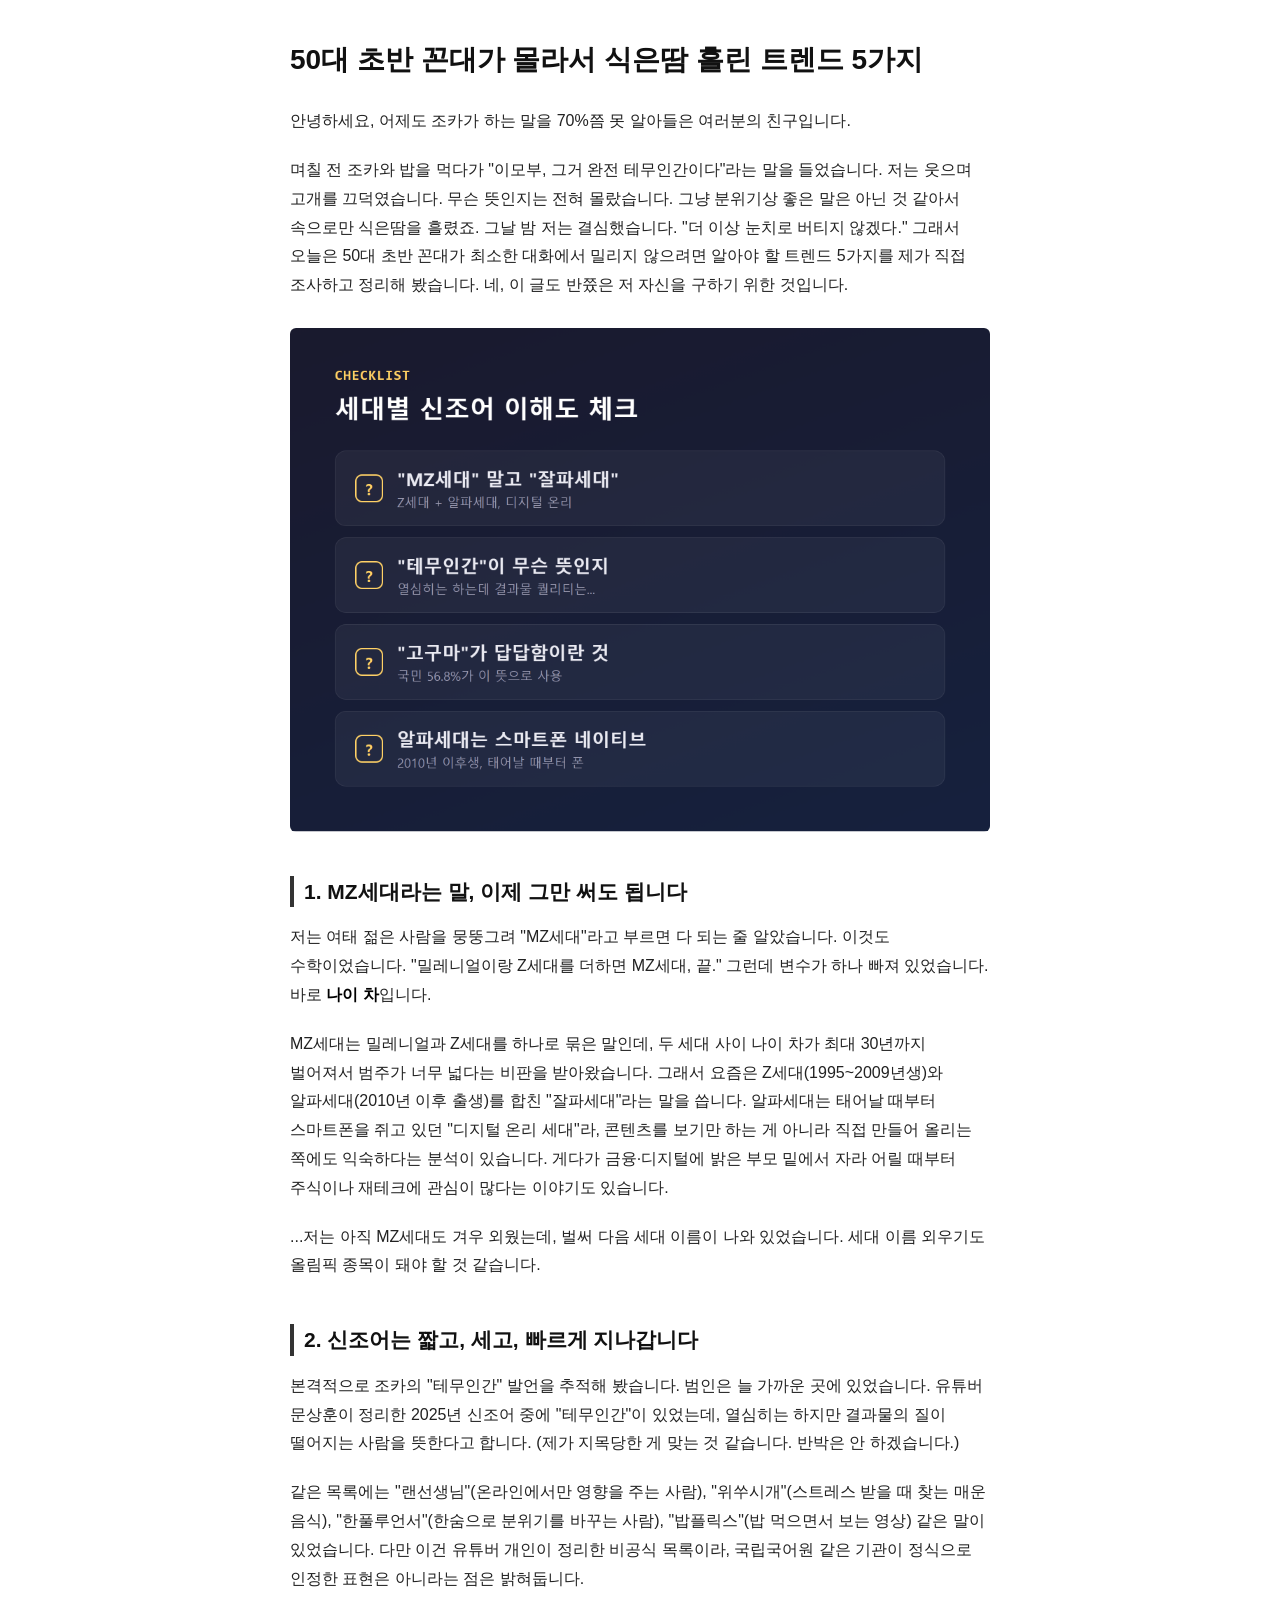
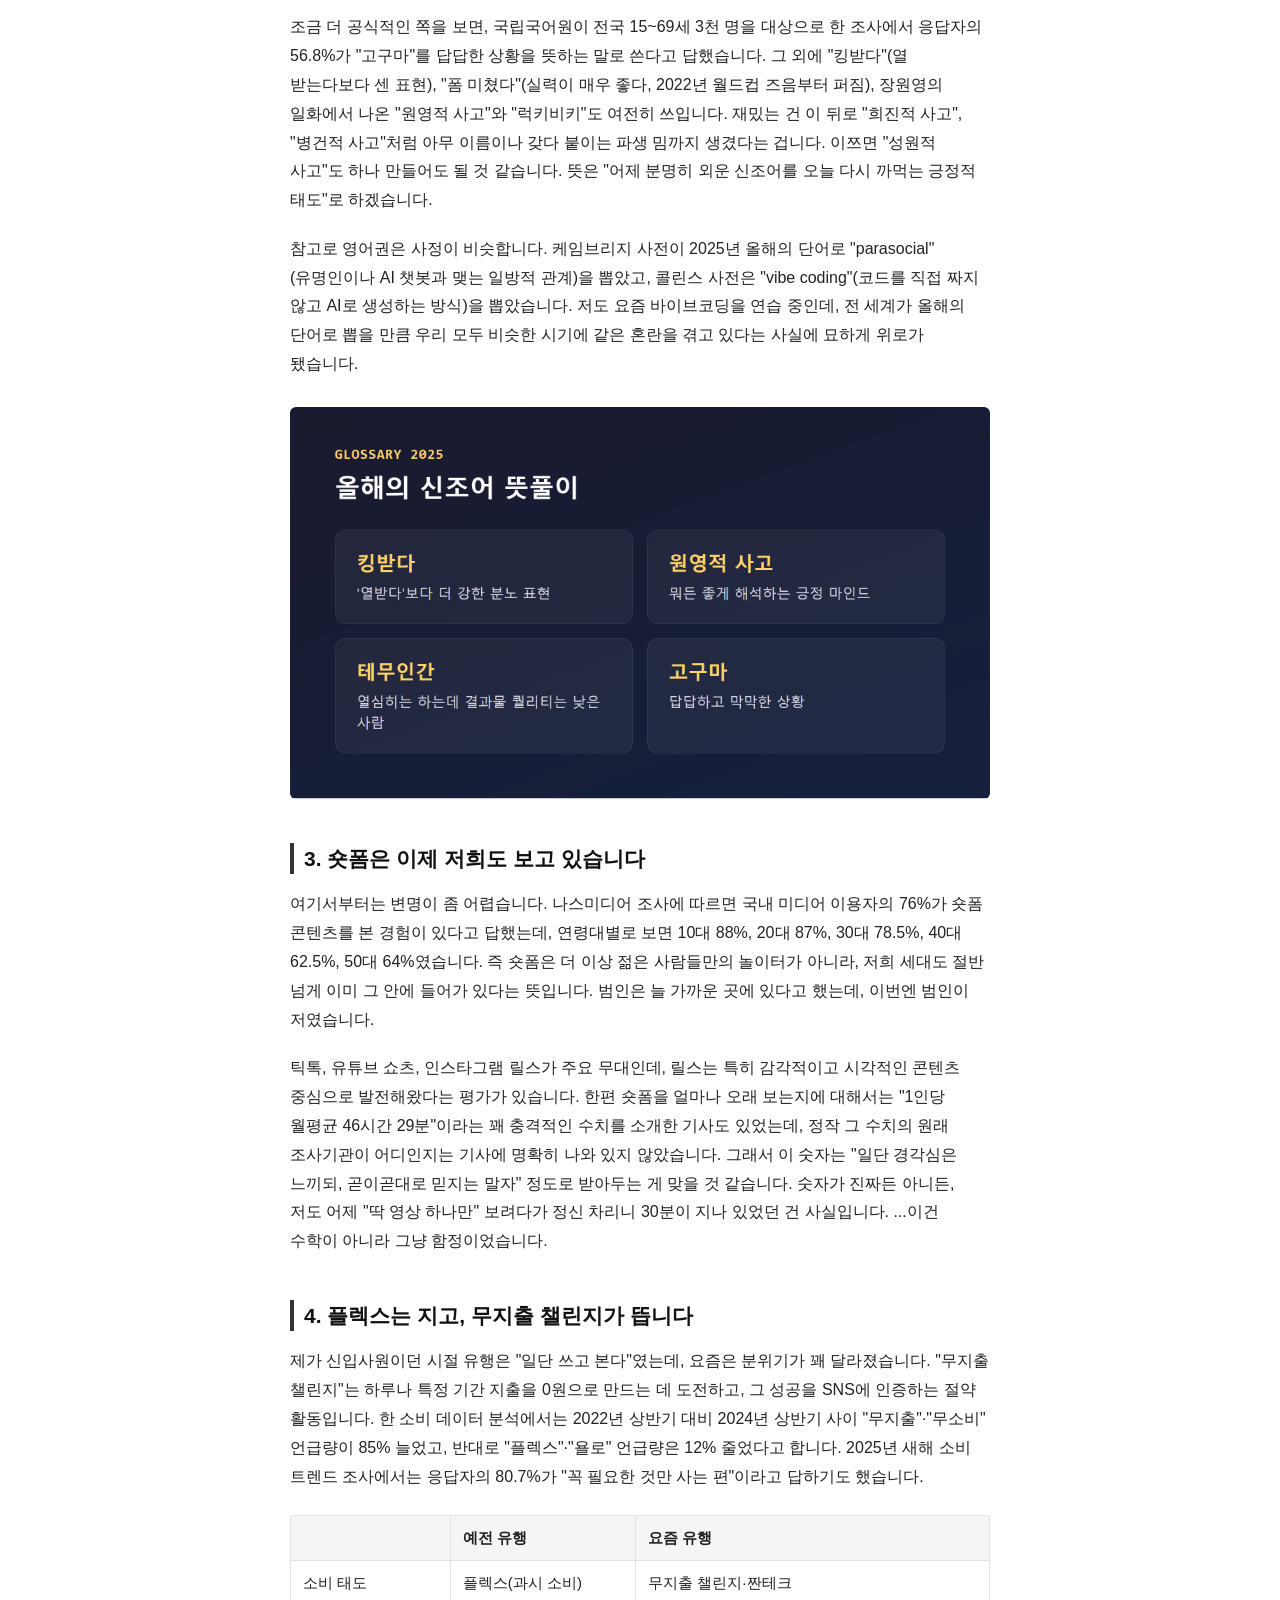
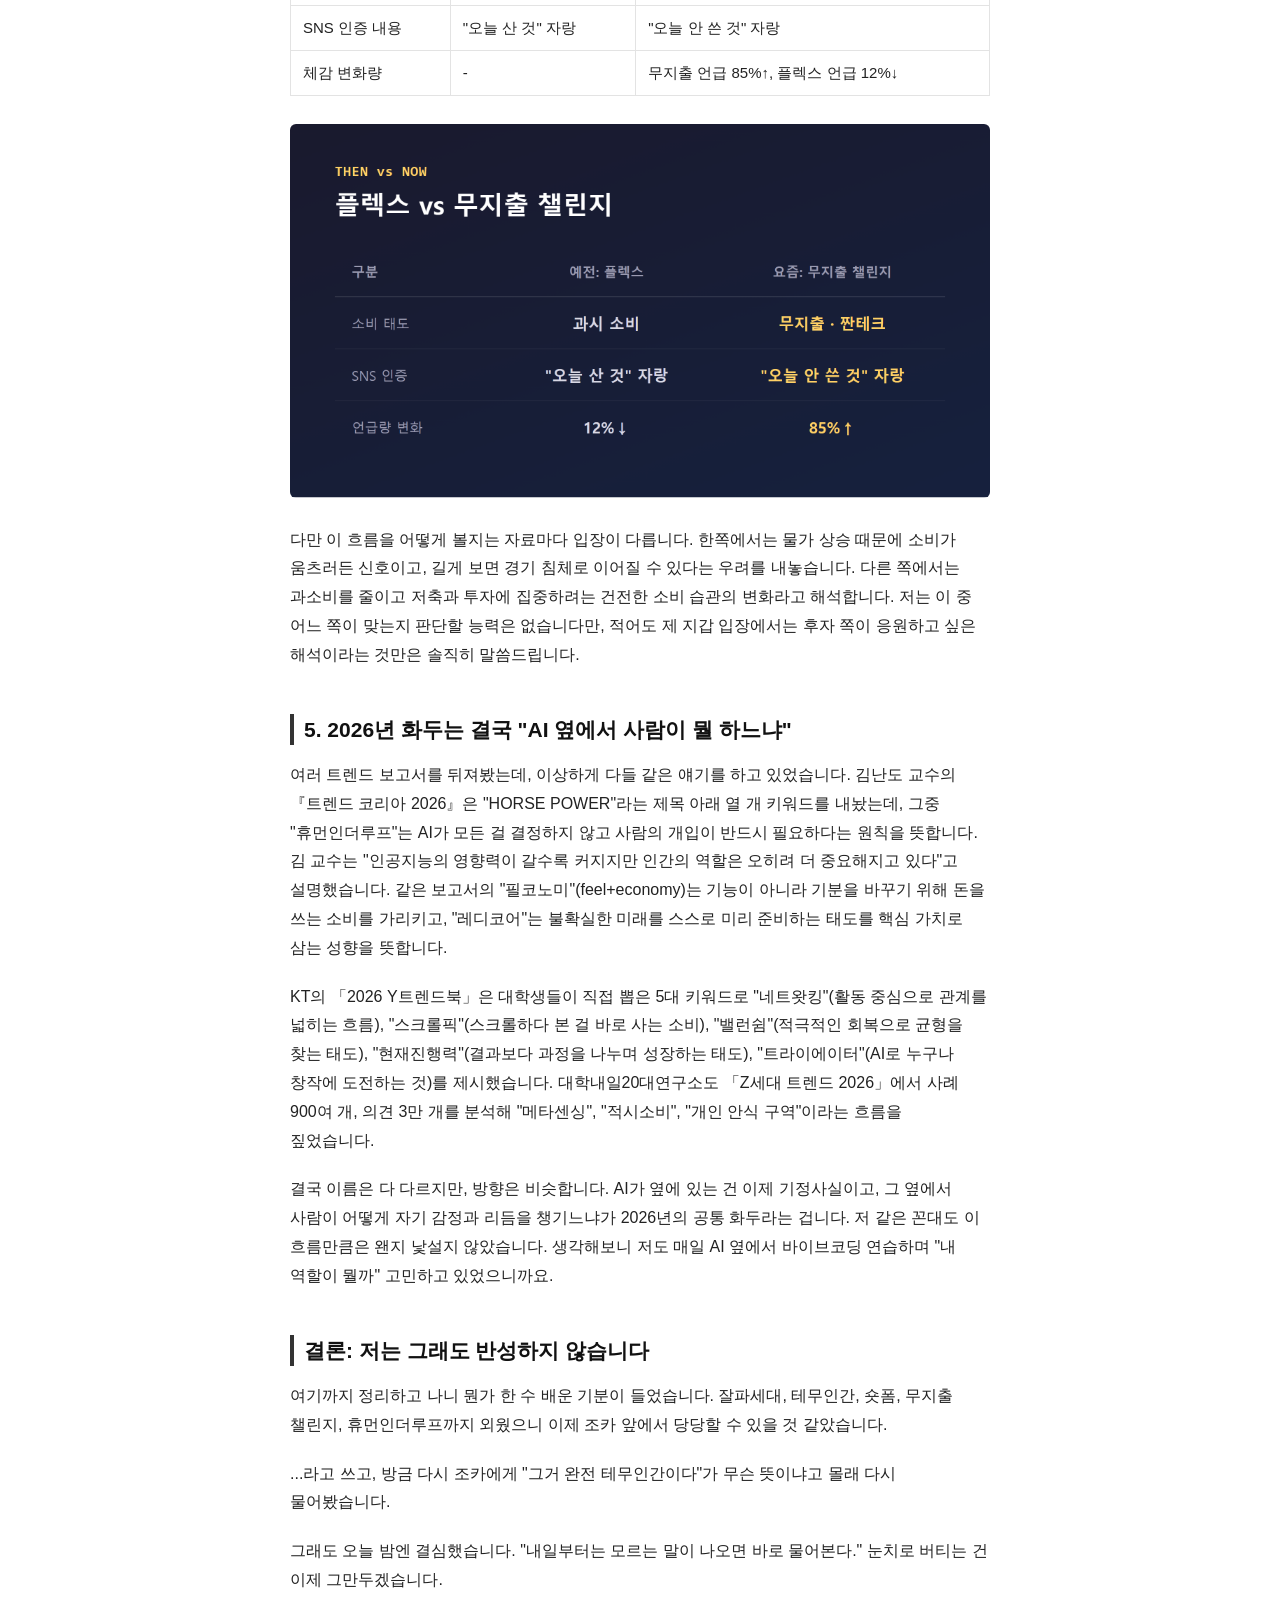
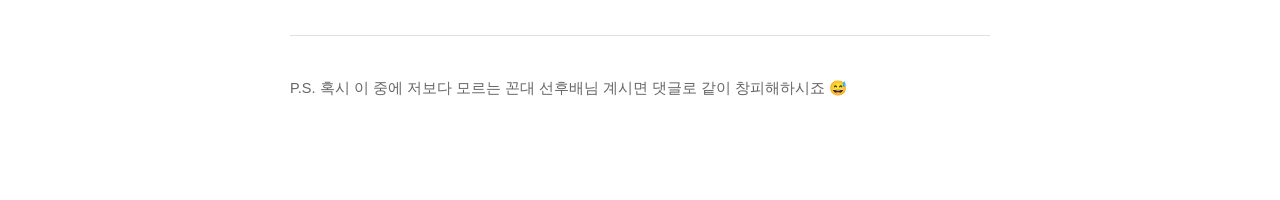
<file: 통합HUB/blog/output/50대초반 꼰대가 알아야 최신 트렌드 5가지/final.html>
<!DOCTYPE html>
<html lang="ko">
<head>
<meta charset="UTF-8">
<meta name="viewport" content="width=device-width, initial-scale=1.0">
<title>50대 초반 꼰대가 몰라서 식은땀 흘린 트렌드 5가지</title>
<style>
  @font-face {
    font-family: 'Pretendard';
    src: local('Pretendard');
  }

  * {
    box-sizing: border-box;
  }

  body {
    background: #ffffff;
    color: #222222;
    font-family: 'Pretendard', -apple-system, BlinkMacSystemFont, 'Apple SD Gothic Neo',
      'Malgun Gothic', '맑은 고딕', sans-serif;
    margin: 0;
    padding: 40px 16px 80px;
  }

  .post {
    max-width: 700px;
    margin: 0 auto;
  }

  h1 {
    font-size: 28px;
    font-weight: 800;
    line-height: 1.4;
    margin: 0 0 28px;
    color: #111111;
  }

  h2 {
    font-size: 21px;
    font-weight: 700;
    line-height: 1.5;
    margin: 44px 0 16px;
    color: #111111;
    border-left: 4px solid #333333;
    padding-left: 10px;
  }

  p {
    font-size: 16px;
    line-height: 1.8;
    margin: 0 0 20px;
    word-break: keep-all;
  }

  strong {
    font-weight: 700;
    color: #000000;
  }

  img {
    max-width: 100%;
    height: auto;
    display: block;
    margin: 28px auto;
    border-radius: 6px;
  }

  hr {
    border: none;
    border-top: 1px solid #e0e0e0;
    margin: 40px 0;
  }

  blockquote {
    margin: 20px 0;
    padding: 12px 18px;
    border-left: 4px solid #cccccc;
    background: #f7f7f7;
    color: #444444;
    font-size: 15.5px;
    line-height: 1.7;
  }

  table {
    width: 100%;
    border-collapse: collapse;
    margin: 24px 0;
    font-size: 15px;
  }

  th, td {
    border: 1px solid #e3e3e3;
    padding: 10px 12px;
    text-align: left;
    line-height: 1.6;
  }

  th {
    background: #f5f5f5;
    font-weight: 700;
  }

  .ps {
    font-size: 14.5px;
    color: #666666;
    line-height: 1.7;
  }
</style>
</head>
<body>
  <div class="post">
    <h1>50대 초반 꼰대가 몰라서 식은땀 흘린 트렌드 5가지</h1>

    <p>안녕하세요, 어제도 조카가 하는 말을 70%쯤 못 알아들은 여러분의 친구입니다.</p>

    <p>며칠 전 조카와 밥을 먹다가 "이모부, 그거 완전 테무인간이다"라는 말을 들었습니다. 저는 웃으며 고개를 끄덕였습니다. 무슨 뜻인지는 전혀 몰랐습니다. 그냥 분위기상 좋은 말은 아닌 것 같아서 속으로만 식은땀을 흘렸죠. 그날 밤 저는 결심했습니다. "더 이상 눈치로 버티지 않겠다." 그래서 오늘은 50대 초반 꼰대가 최소한 대화에서 밀리지 않으려면 알아야 할 트렌드 5가지를 제가 직접 조사하고 정리해 봤습니다. 네, 이 글도 반쯌은 저 자신을 구하기 위한 것입니다.</p>

    <img src="./images/body-1.png" alt="50대 꼰대의 세대별 신조어 이해도 체크리스트 느낌의 비교 카드">

    <h2>1. MZ세대라는 말, 이제 그만 써도 됩니다</h2>

    <p>저는 여태 젊은 사람을 뭉뚱그려 "MZ세대"라고 부르면 다 되는 줄 알았습니다. 이것도 수학이었습니다. "밀레니얼이랑 Z세대를 더하면 MZ세대, 끝." 그런데 변수가 하나 빠져 있었습니다. 바로 <strong>나이 차</strong>입니다.</p>

    <p>MZ세대는 밀레니얼과 Z세대를 하나로 묶은 말인데, 두 세대 사이 나이 차가 최대 30년까지 벌어져서 범주가 너무 넓다는 비판을 받아왔습니다. 그래서 요즘은 Z세대(1995~2009년생)와 알파세대(2010년 이후 출생)를 합친 "잘파세대"라는 말을 씁니다. 알파세대는 태어날 때부터 스마트폰을 쥐고 있던 "디지털 온리 세대"라, 콘텐츠를 보기만 하는 게 아니라 직접 만들어 올리는 쪽에도 익숙하다는 분석이 있습니다. 게다가 금융·디지털에 밝은 부모 밑에서 자라 어릴 때부터 주식이나 재테크에 관심이 많다는 이야기도 있습니다.</p>

    <p>...저는 아직 MZ세대도 겨우 외웠는데, 벌써 다음 세대 이름이 나와 있었습니다. 세대 이름 외우기도 올림픽 종목이 돼야 할 것 같습니다.</p>

    <h2>2. 신조어는 짧고, 세고, 빠르게 지나갑니다</h2>

    <p>본격적으로 조카의 "테무인간" 발언을 추적해 봤습니다. 범인은 늘 가까운 곳에 있었습니다. 유튜버 문상훈이 정리한 2025년 신조어 중에 "테무인간"이 있었는데, 열심히는 하지만 결과물의 질이 떨어지는 사람을 뜻한다고 합니다. (제가 지목당한 게 맞는 것 같습니다. 반박은 안 하겠습니다.)</p>

    <p>같은 목록에는 "랜선생님"(온라인에서만 영향을 주는 사람), "위쑤시개"(스트레스 받을 때 찾는 매운 음식), "한풀루언서"(한숨으로 분위기를 바꾸는 사람), "밥플릭스"(밥 먹으면서 보는 영상) 같은 말이 있었습니다. 다만 이건 유튜버 개인이 정리한 비공식 목록이라, 국립국어원 같은 기관이 정식으로 인정한 표현은 아니라는 점은 밝혀둡니다.</p>

    <p>조금 더 공식적인 쪽을 보면, 국립국어원이 전국 15~69세 3천 명을 대상으로 한 조사에서 응답자의 56.8%가 "고구마"를 답답한 상황을 뜻하는 말로 쓴다고 답했습니다. 그 외에 "킹받다"(열 받는다보다 센 표현), "폼 미쳤다"(실력이 매우 좋다, 2022년 월드컵 즈음부터 퍼짐), 장원영의 일화에서 나온 "원영적 사고"와 "럭키비키"도 여전히 쓰입니다. 재밌는 건 이 뒤로 "희진적 사고", "병건적 사고"처럼 아무 이름이나 갖다 붙이는 파생 밈까지 생겼다는 겁니다. 이쯔면 "성원적 사고"도 하나 만들어도 될 것 같습니다. 뜻은 "어제 분명히 외운 신조어를 오늘 다시 까먹는 긍정적 태도"로 하겠습니다.</p>

    <p>참고로 영어권은 사정이 비슷합니다. 케임브리지 사전이 2025년 올해의 단어로 "parasocial"(유명인이나 AI 챗봇과 맺는 일방적 관계)을 뽑았고, 콜린스 사전은 "vibe coding"(코드를 직접 짜지 않고 AI로 생성하는 방식)을 뽑았습니다. 저도 요즘 바이브코딩을 연습 중인데, 전 세계가 올해의 단어로 뽑을 만큼 우리 모두 비슷한 시기에 같은 혼란을 겪고 있다는 사실에 묘하게 위로가 됐습니다.</p>

    <img src="./images/body-2.png" alt="2025년 신조어 뜻풀이 카드 — 킹받다·원영적 사고·테무인간·고구마 등 용어별 해설">

    <h2>3. 숏폼은 이제 저희도 보고 있습니다</h2>

    <p>여기서부터는 변명이 좀 어렵습니다. 나스미디어 조사에 따르면 국내 미디어 이용자의 76%가 숏폼 콘텐츠를 본 경험이 있다고 답했는데, 연령대별로 보면 10대 88%, 20대 87%, 30대 78.5%, 40대 62.5%, 50대 64%였습니다. 즉 숏폼은 더 이상 젊은 사람들만의 놀이터가 아니라, 저희 세대도 절반 넘게 이미 그 안에 들어가 있다는 뜻입니다. 범인은 늘 가까운 곳에 있다고 했는데, 이번엔 범인이 저였습니다.</p>

    <p>틱톡, 유튜브 쇼츠, 인스타그램 릴스가 주요 무대인데, 릴스는 특히 감각적이고 시각적인 콘텐츠 중심으로 발전해왔다는 평가가 있습니다. 한편 숏폼을 얼마나 오래 보는지에 대해서는 "1인당 월평균 46시간 29분"이라는 꽤 충격적인 수치를 소개한 기사도 있었는데, 정작 그 수치의 원래 조사기관이 어디인지는 기사에 명확히 나와 있지 않았습니다. 그래서 이 숫자는 "일단 경각심은 느끼되, 곧이곧대로 믿지는 말자" 정도로 받아두는 게 맞을 것 같습니다. 숫자가 진짜든 아니든, 저도 어제 "딱 영상 하나만" 보려다가 정신 차리니 30분이 지나 있었던 건 사실입니다. ...이건 수학이 아니라 그냥 함정이었습니다.</p>

    <h2>4. 플렉스는 지고, 무지출 챌린지가 뜹니다</h2>

    <p>제가 신입사원이던 시절 유행은 "일단 쓰고 본다"였는데, 요즘은 분위기가 꽤 달라졌습니다. "무지출 챌린지"는 하루나 특정 기간 지출을 0원으로 만드는 데 도전하고, 그 성공을 SNS에 인증하는 절약 활동입니다. 한 소비 데이터 분석에서는 2022년 상반기 대비 2024년 상반기 사이 "무지출"·"무소비" 언급량이 85% 늘었고, 반대로 "플렉스"·"욜로" 언급량은 12% 줄었다고 합니다. 2025년 새해 소비 트렌드 조사에서는 응답자의 80.7%가 "꼭 필요한 것만 사는 편"이라고 답하기도 했습니다.</p>

    <table>
      <thead>
        <tr><th></th><th>예전 유행</th><th>요즘 유행</th></tr>
      </thead>
      <tbody>
        <tr><td>소비 태도</td><td>플렉스(과시 소비)</td><td>무지출 챌린지·짠테크</td></tr>
        <tr><td>SNS 인증 내용</td><td>"오늘 산 것" 자랑</td><td>"오늘 안 쓴 것" 자랑</td></tr>
        <tr><td>체감 변화량</td><td>-</td><td>무지출 언급 85%↑, 플렉스 언급 12%↓</td></tr>
      </tbody>
    </table>

    <img src="./images/body-3.png" alt="플렉스 소비 vs 무지출 챌린지 비교표">

    <p>다만 이 흐름을 어떻게 볼지는 자료마다 입장이 다릅니다. 한쪽에서는 물가 상승 때문에 소비가 움츠러든 신호이고, 길게 보면 경기 침체로 이어질 수 있다는 우려를 내놓습니다. 다른 쪽에서는 과소비를 줄이고 저축과 투자에 집중하려는 건전한 소비 습관의 변화라고 해석합니다. 저는 이 중 어느 쪽이 맞는지 판단할 능력은 없습니다만, 적어도 제 지갑 입장에서는 후자 쪽이 응원하고 싶은 해석이라는 것만은 솔직히 말씀드립니다.</p>

    <h2>5. 2026년 화두는 결국 "AI 옆에서 사람이 뭘 하느냐"</h2>

    <p>여러 트렌드 보고서를 뒤져봤는데, 이상하게 다들 같은 얘기를 하고 있었습니다. 김난도 교수의 『트렌드 코리아 2026』은 "HORSE POWER"라는 제목 아래 열 개 키워드를 내놨는데, 그중 "휴먼인더루프"는 AI가 모든 걸 결정하지 않고 사람의 개입이 반드시 필요하다는 원칙을 뜻합니다. 김 교수는 "인공지능의 영향력이 갈수록 커지지만 인간의 역할은 오히려 더 중요해지고 있다"고 설명했습니다. 같은 보고서의 "필코노미"(feel+economy)는 기능이 아니라 기분을 바꾸기 위해 돈을 쓰는 소비를 가리키고, "레디코어"는 불확실한 미래를 스스로 미리 준비하는 태도를 핵심 가치로 삼는 성향을 뜻합니다.</p>

    <p>KT의 「2026 Y트렌드북」은 대학생들이 직접 뽑은 5대 키워드로 "네트왓킹"(활동 중심으로 관계를 넓히는 흐름), "스크롤픽"(스크롤하다 본 걸 바로 사는 소비), "밸런쉼"(적극적인 회복으로 균형을 찾는 태도), "현재진행력"(결과보다 과정을 나누며 성장하는 태도), "트라이에이터"(AI로 누구나 창작에 도전하는 것)를 제시했습니다. 대학내일20대연구소도 「Z세대 트렌드 2026」에서 사례 900여 개, 의견 3만 개를 분석해 "메타센싱", "적시소비", "개인 안식 구역"이라는 흐름을 짚었습니다.</p>

    <p>결국 이름은 다 다르지만, 방향은 비슷합니다. AI가 옆에 있는 건 이제 기정사실이고, 그 옆에서 사람이 어떻게 자기 감정과 리듬을 챙기느냐가 2026년의 공통 화두라는 겁니다. 저 같은 꼰대도 이 흐름만큼은 왠지 낯설지 않았습니다. 생각해보니 저도 매일 AI 옆에서 바이브코딩 연습하며 "내 역할이 뭘까" 고민하고 있었으니까요.</p>

    <h2>결론: 저는 그래도 반성하지 않습니다</h2>

    <p>여기까지 정리하고 나니 뭔가 한 수 배운 기분이 들었습니다. 잘파세대, 테무인간, 숏폼, 무지출 챌린지, 휴먼인더루프까지 외웠으니 이제 조카 앞에서 당당할 수 있을 것 같았습니다.</p>

    <p>...라고 쓰고, 방금 다시 조카에게 "그거 완전 테무인간이다"가 무슨 뜻이냐고 몰래 다시 물어봤습니다.</p>

    <p>그래도 오늘 밤엔 결심했습니다. "내일부터는 모르는 말이 나오면 바로 물어본다." 눈치로 버티는 건 이제 그만두겠습니다.</p>

    <hr>

    <p class="ps">P.S. 혹시 이 중에 저보다 모르는 꼰대 선후배님 계시면 댓글로 같이 창피해하시죠 😅</p>
  </div>
</body>
</html>
</file>
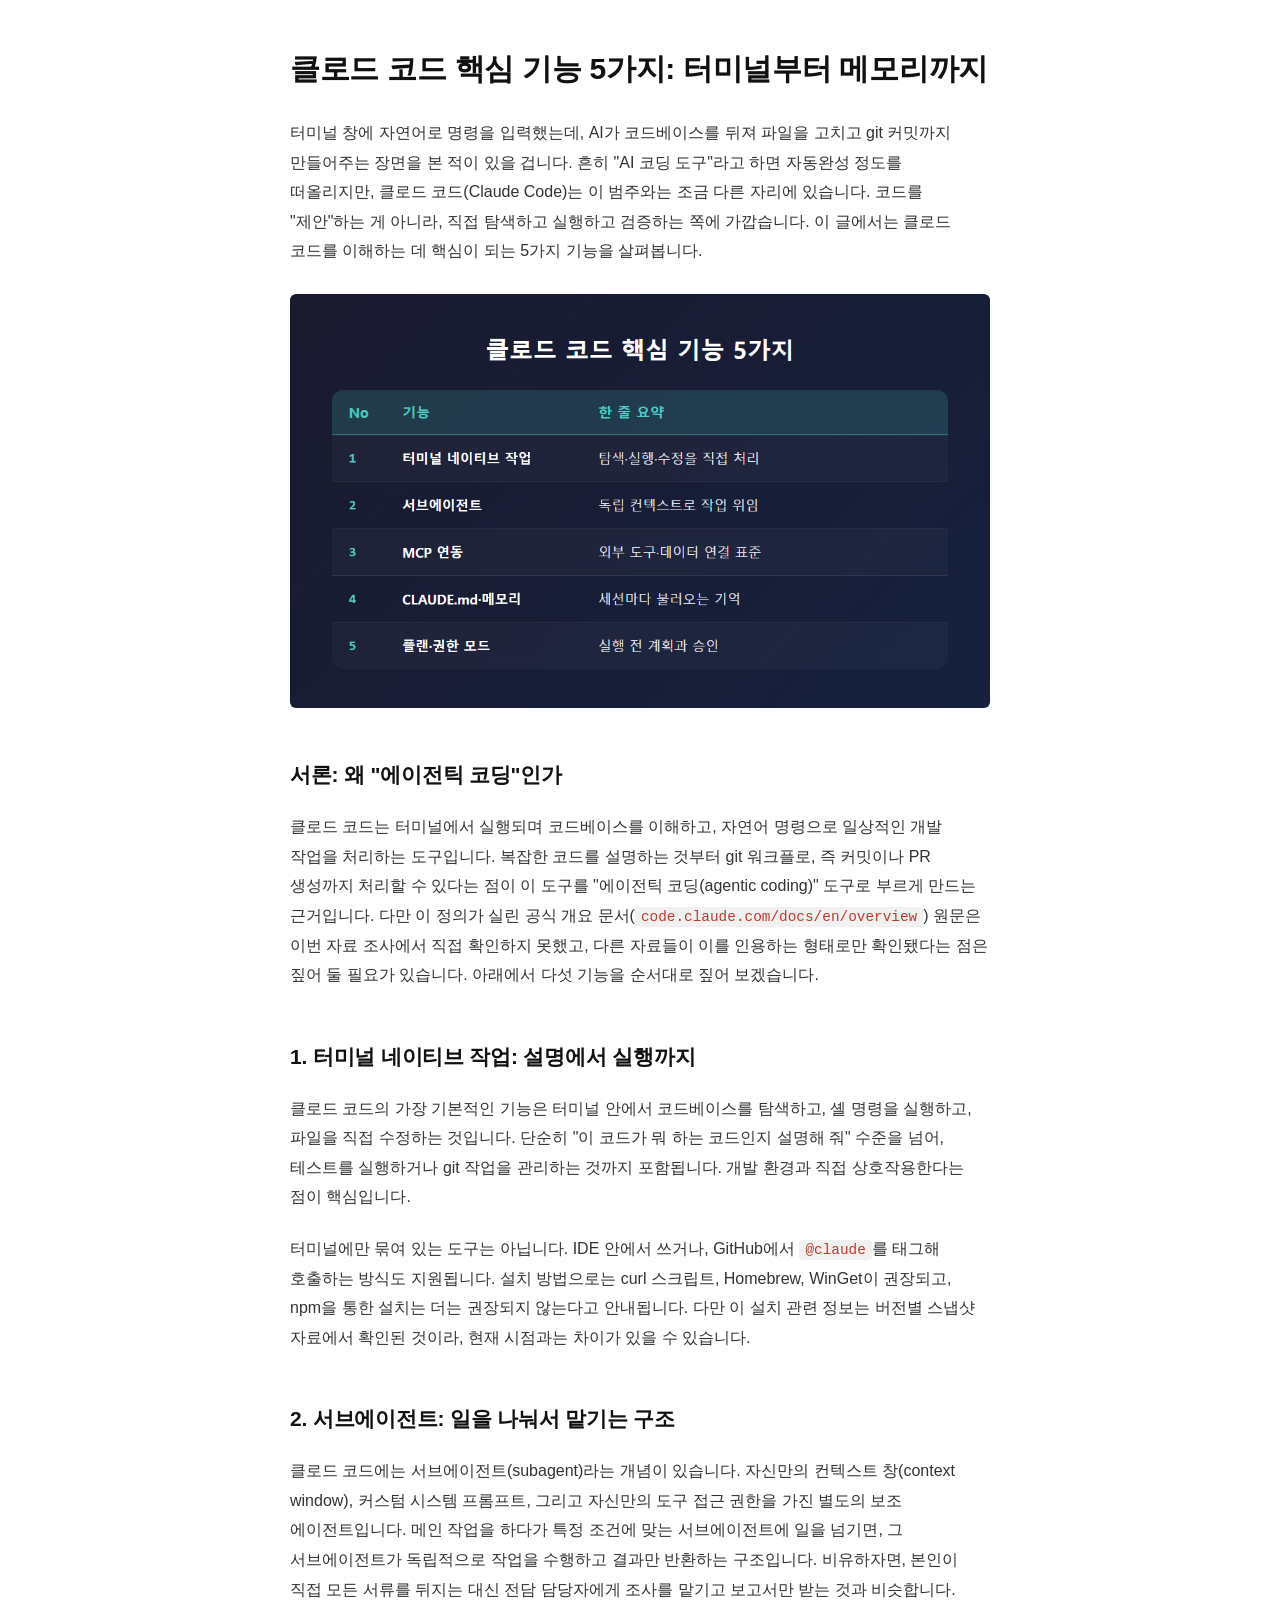
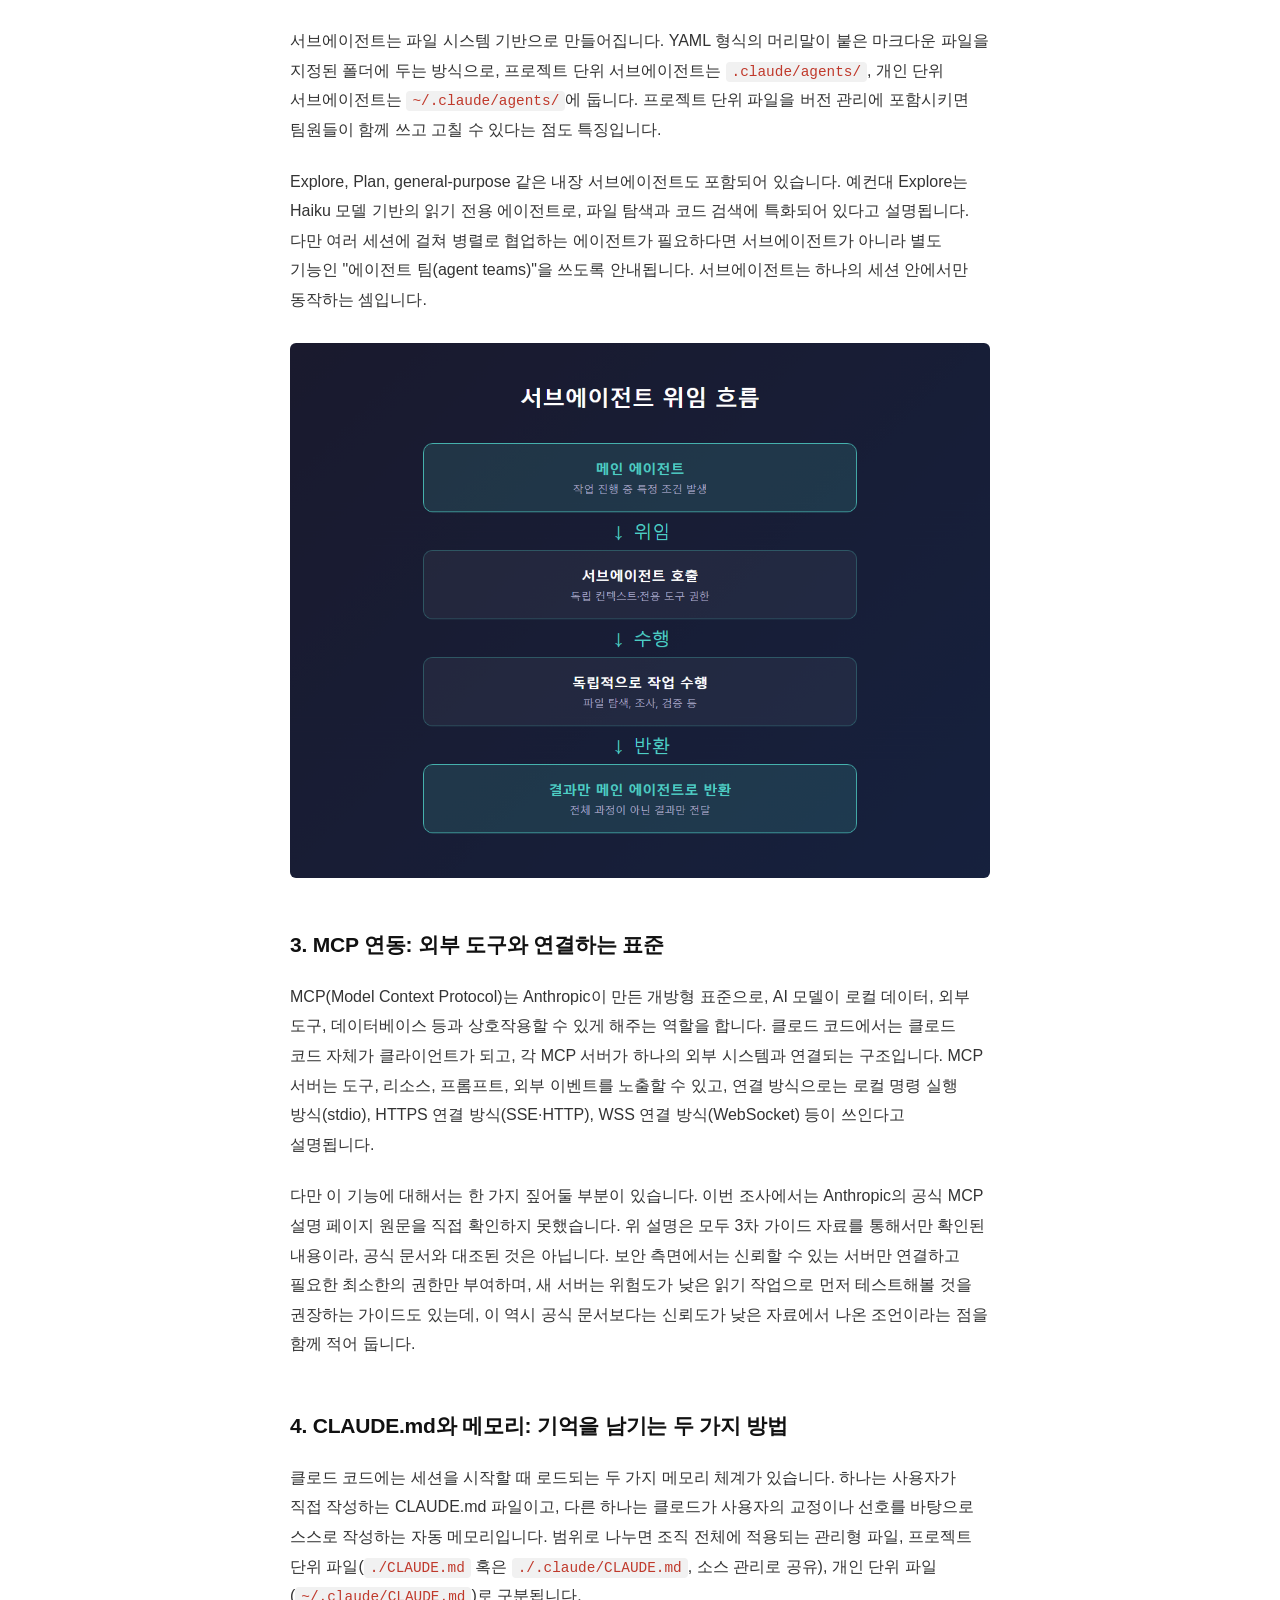
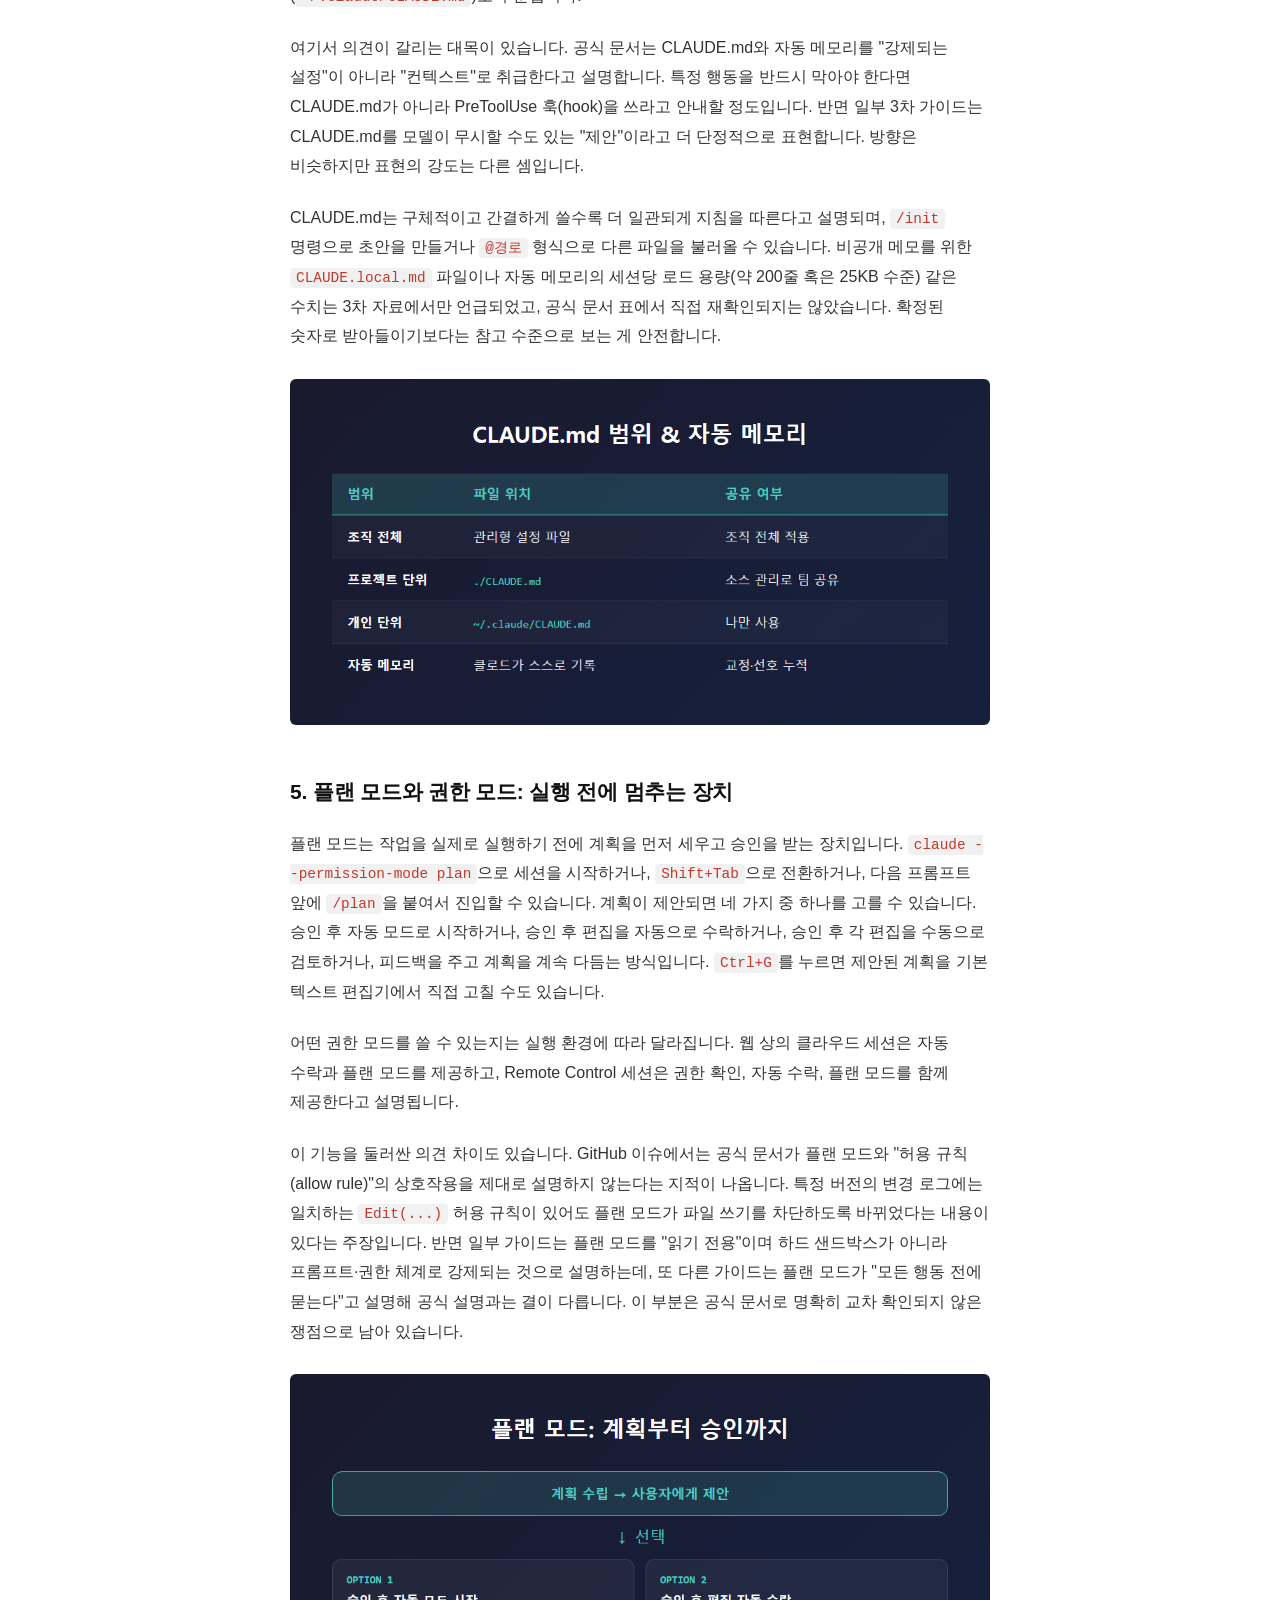
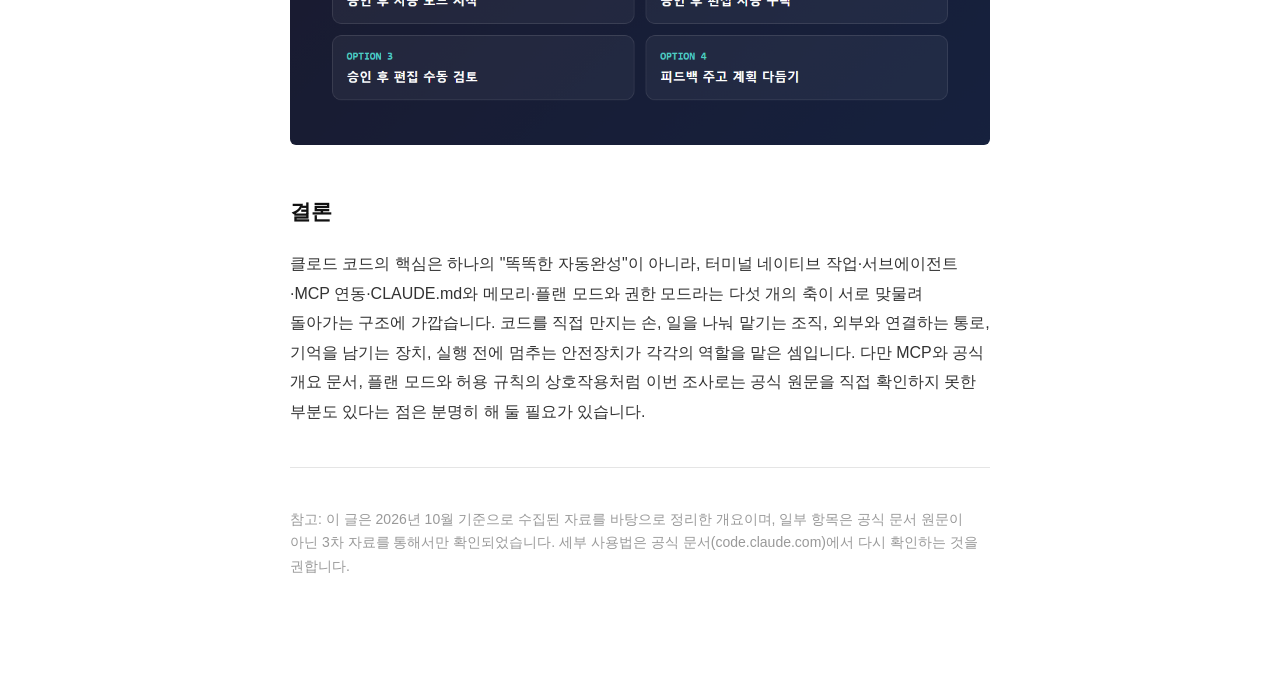
<file: 통합HUB/blog/output/클로드 코드의 핵심 기능 5가지/final.html>
<!doctype html>
<html lang="ko">
<head>
<meta charset="utf-8" />
<meta name="viewport" content="width=device-width, initial-scale=1" />
<title>클로드 코드 핵심 기능 5가지: 터미널부터 메모리까지</title>
<style>
  @font-face {
    font-family: "Pretendard";
    src: local("Pretendard");
  }

  * {
    box-sizing: border-box;
  }

  html, body {
    margin: 0;
    padding: 0;
    background: #ffffff;
  }

  body {
    font-family: "Pretendard", "Apple SD Gothic Neo", "Malgun Gothic",
      "맑은 고딕", -apple-system, BlinkMacSystemFont, sans-serif;
    color: #222222;
    line-height: 1.8;
    padding: 48px 20px 96px;
  }

  .post {
    max-width: 700px;
    margin: 0 auto;
  }

  h1 {
    font-size: 30px;
    font-weight: 800;
    line-height: 1.4;
    color: #111111;
    margin: 0 0 28px;
    letter-spacing: -0.01em;
  }

  h2 {
    font-size: 21px;
    font-weight: 700;
    color: #111111;
    margin: 44px 0 18px;
    padding-top: 4px;
    letter-spacing: -0.01em;
  }

  p {
    font-size: 16px;
    font-weight: 400;
    line-height: 1.85;
    color: #333333;
    margin: 0 0 22px;
    word-break: keep-all;
  }

  img {
    display: block;
    max-width: 100%;
    height: auto;
    margin: 28px auto;
    border-radius: 6px;
  }

  figcaption,
  .img-caption {
    text-align: center;
    font-size: 13px;
    color: #888888;
    margin: -16px 0 28px;
  }

  blockquote {
    margin: 28px 0;
    padding: 14px 20px;
    border-left: 4px solid #d8d8d8;
    background: #f7f7f7;
    color: #555555;
    font-size: 15.5px;
    line-height: 1.8;
  }

  blockquote p {
    margin: 0;
    color: inherit;
    font-size: inherit;
  }

  hr {
    border: none;
    border-top: 1px solid #e5e5e5;
    margin: 40px 0;
  }

  code {
    font-family: "SFMono-Regular", Consolas, "Liberation Mono", Menlo,
      monospace;
    background: #f1f1f1;
    color: #c0392b;
    padding: 2px 6px;
    border-radius: 4px;
    font-size: 0.9em;
  }

  .footnote {
    font-size: 14px;
    color: #999999;
    line-height: 1.7;
  }

  @media (max-width: 480px) {
    body {
      padding: 32px 16px 72px;
    }
    h1 {
      font-size: 24px;
    }
    h2 {
      font-size: 19px;
    }
    p {
      font-size: 15.5px;
    }
  }
</style>
</head>
<body>
  <article class="post">
    <h1>클로드 코드 핵심 기능 5가지: 터미널부터 메모리까지</h1>

    <p>터미널 창에 자연어로 명령을 입력했는데, AI가 코드베이스를 뒤져 파일을 고치고 git 커밋까지 만들어주는 장면을 본 적이 있을 겁니다. 흔히 "AI 코딩 도구"라고 하면 자동완성 정도를 떠올리지만, 클로드 코드(Claude Code)는 이 범주와는 조금 다른 자리에 있습니다. 코드를 "제안"하는 게 아니라, 직접 탐색하고 실행하고 검증하는 쪽에 가깝습니다. 이 글에서는 클로드 코드를 이해하는 데 핵심이 되는 5가지 기능을 살펴봅니다.</p>

    <img src="./images/body-1.png" alt="클로드 코드 핵심 기능 5가지 한눈에 보는 비교 표" />

    <h2>서론: 왜 "에이전틱 코딩"인가</h2>
    <p>클로드 코드는 터미널에서 실행되며 코드베이스를 이해하고, 자연어 명령으로 일상적인 개발 작업을 처리하는 도구입니다. 복잡한 코드를 설명하는 것부터 git 워크플로, 즉 커밋이나 PR 생성까지 처리할 수 있다는 점이 이 도구를 "에이전틱 코딩(agentic coding)" 도구로 부르게 만드는 근거입니다. 다만 이 정의가 실린 공식 개요 문서(<code>code.claude.com/docs/en/overview</code>) 원문은 이번 자료 조사에서 직접 확인하지 못했고, 다른 자료들이 이를 인용하는 형태로만 확인됐다는 점은 짚어 둘 필요가 있습니다. 아래에서 다섯 기능을 순서대로 짚어 보겠습니다.</p>

    <h2>1. 터미널 네이티브 작업: 설명에서 실행까지</h2>
    <p>클로드 코드의 가장 기본적인 기능은 터미널 안에서 코드베이스를 탐색하고, 셸 명령을 실행하고, 파일을 직접 수정하는 것입니다. 단순히 "이 코드가 뭐 하는 코드인지 설명해 줘" 수준을 넘어, 테스트를 실행하거나 git 작업을 관리하는 것까지 포함됩니다. 개발 환경과 직접 상호작용한다는 점이 핵심입니다.</p>
    <p>터미널에만 묶여 있는 도구는 아닙니다. IDE 안에서 쓰거나, GitHub에서 <code>@claude</code>를 태그해 호출하는 방식도 지원됩니다. 설치 방법으로는 curl 스크립트, Homebrew, WinGet이 권장되고, npm을 통한 설치는 더는 권장되지 않는다고 안내됩니다. 다만 이 설치 관련 정보는 버전별 스냅샷 자료에서 확인된 것이라, 현재 시점과는 차이가 있을 수 있습니다.</p>

    <h2>2. 서브에이전트: 일을 나눠서 맡기는 구조</h2>
    <p>클로드 코드에는 서브에이전트(subagent)라는 개념이 있습니다. 자신만의 컨텍스트 창(context window), 커스텀 시스템 프롬프트, 그리고 자신만의 도구 접근 권한을 가진 별도의 보조 에이전트입니다. 메인 작업을 하다가 특정 조건에 맞는 서브에이전트에 일을 넘기면, 그 서브에이전트가 독립적으로 작업을 수행하고 결과만 반환하는 구조입니다. 비유하자면, 본인이 직접 모든 서류를 뒤지는 대신 전담 담당자에게 조사를 맡기고 보고서만 받는 것과 비슷합니다.</p>
    <p>서브에이전트는 파일 시스템 기반으로 만들어집니다. YAML 형식의 머리말이 붙은 마크다운 파일을 지정된 폴더에 두는 방식으로, 프로젝트 단위 서브에이전트는 <code>.claude/agents/</code>, 개인 단위 서브에이전트는 <code>~/.claude/agents/</code>에 둡니다. 프로젝트 단위 파일을 버전 관리에 포함시키면 팀원들이 함께 쓰고 고칠 수 있다는 점도 특징입니다.</p>
    <p>Explore, Plan, general-purpose 같은 내장 서브에이전트도 포함되어 있습니다. 예컨대 Explore는 Haiku 모델 기반의 읽기 전용 에이전트로, 파일 탐색과 코드 검색에 특화되어 있다고 설명됩니다. 다만 여러 세션에 걸쳐 병렬로 협업하는 에이전트가 필요하다면 서브에이전트가 아니라 별도 기능인 "에이전트 팀(agent teams)"을 쓰도록 안내됩니다. 서브에이전트는 하나의 세션 안에서만 동작하는 셈입니다.</p>

    <img src="./images/body-2.png" alt="메인 에이전트가 서브에이전트에 작업을 위임하고 결과를 돌려받는 흐름 다이어그램" />

    <h2>3. MCP 연동: 외부 도구와 연결하는 표준</h2>
    <p>MCP(Model Context Protocol)는 Anthropic이 만든 개방형 표준으로, AI 모델이 로컬 데이터, 외부 도구, 데이터베이스 등과 상호작용할 수 있게 해주는 역할을 합니다. 클로드 코드에서는 클로드 코드 자체가 클라이언트가 되고, 각 MCP 서버가 하나의 외부 시스템과 연결되는 구조입니다. MCP 서버는 도구, 리소스, 프롬프트, 외부 이벤트를 노출할 수 있고, 연결 방식으로는 로컬 명령 실행 방식(stdio), HTTPS 연결 방식(SSE·HTTP), WSS 연결 방식(WebSocket) 등이 쓰인다고 설명됩니다.</p>
    <p>다만 이 기능에 대해서는 한 가지 짚어둘 부분이 있습니다. 이번 조사에서는 Anthropic의 공식 MCP 설명 페이지 원문을 직접 확인하지 못했습니다. 위 설명은 모두 3차 가이드 자료를 통해서만 확인된 내용이라, 공식 문서와 대조된 것은 아닙니다. 보안 측면에서는 신뢰할 수 있는 서버만 연결하고 필요한 최소한의 권한만 부여하며, 새 서버는 위험도가 낮은 읽기 작업으로 먼저 테스트해볼 것을 권장하는 가이드도 있는데, 이 역시 공식 문서보다는 신뢰도가 낮은 자료에서 나온 조언이라는 점을 함께 적어 둡니다.</p>

    <h2>4. CLAUDE.md와 메모리: 기억을 남기는 두 가지 방법</h2>
    <p>클로드 코드에는 세션을 시작할 때 로드되는 두 가지 메모리 체계가 있습니다. 하나는 사용자가 직접 작성하는 CLAUDE.md 파일이고, 다른 하나는 클로드가 사용자의 교정이나 선호를 바탕으로 스스로 작성하는 자동 메모리입니다. 범위로 나누면 조직 전체에 적용되는 관리형 파일, 프로젝트 단위 파일(<code>./CLAUDE.md</code> 혹은 <code>./.claude/CLAUDE.md</code>, 소스 관리로 공유), 개인 단위 파일(<code>~/.claude/CLAUDE.md</code>)로 구분됩니다.</p>
    <p>여기서 의견이 갈리는 대목이 있습니다. 공식 문서는 CLAUDE.md와 자동 메모리를 "강제되는 설정"이 아니라 "컨텍스트"로 취급한다고 설명합니다. 특정 행동을 반드시 막아야 한다면 CLAUDE.md가 아니라 PreToolUse 훅(hook)을 쓰라고 안내할 정도입니다. 반면 일부 3차 가이드는 CLAUDE.md를 모델이 무시할 수도 있는 "제안"이라고 더 단정적으로 표현합니다. 방향은 비슷하지만 표현의 강도는 다른 셈입니다.</p>
    <p>CLAUDE.md는 구체적이고 간결하게 쓸수록 더 일관되게 지침을 따른다고 설명되며, <code>/init</code> 명령으로 초안을 만들거나 <code>@경로</code> 형식으로 다른 파일을 불러올 수 있습니다. 비공개 메모를 위한 <code>CLAUDE.local.md</code> 파일이나 자동 메모리의 세션당 로드 용량(약 200줄 혹은 25KB 수준) 같은 수치는 3차 자료에서만 언급되었고, 공식 문서 표에서 직접 재확인되지는 않았습니다. 확정된 숫자로 받아들이기보다는 참고 수준으로 보는 게 안전합니다.</p>

    <img src="./images/body-3.png" alt="CLAUDE.md 범위별(조직/프로젝트/개인) 적용 구조와 자동 메모리 비교" />

    <h2>5. 플랜 모드와 권한 모드: 실행 전에 멈추는 장치</h2>
    <p>플랜 모드는 작업을 실제로 실행하기 전에 계획을 먼저 세우고 승인을 받는 장치입니다. <code>claude --permission-mode plan</code>으로 세션을 시작하거나, <code>Shift+Tab</code>으로 전환하거나, 다음 프롬프트 앞에 <code>/plan</code>을 붙여서 진입할 수 있습니다. 계획이 제안되면 네 가지 중 하나를 고를 수 있습니다. 승인 후 자동 모드로 시작하거나, 승인 후 편집을 자동으로 수락하거나, 승인 후 각 편집을 수동으로 검토하거나, 피드백을 주고 계획을 계속 다듬는 방식입니다. <code>Ctrl+G</code>를 누르면 제안된 계획을 기본 텍스트 편집기에서 직접 고칠 수도 있습니다.</p>
    <p>어떤 권한 모드를 쓸 수 있는지는 실행 환경에 따라 달라집니다. 웹 상의 클라우드 세션은 자동 수락과 플랜 모드를 제공하고, Remote Control 세션은 권한 확인, 자동 수락, 플랜 모드를 함께 제공한다고 설명됩니다.</p>
    <p>이 기능을 둘러싼 의견 차이도 있습니다. GitHub 이슈에서는 공식 문서가 플랜 모드와 "허용 규칙(allow rule)"의 상호작용을 제대로 설명하지 않는다는 지적이 나옵니다. 특정 버전의 변경 로그에는 일치하는 <code>Edit(...)</code> 허용 규칙이 있어도 플랜 모드가 파일 쓰기를 차단하도록 바뀌었다는 내용이 있다는 주장입니다. 반면 일부 가이드는 플랜 모드를 "읽기 전용"이며 하드 샌드박스가 아니라 프롬프트·권한 체계로 강제되는 것으로 설명하는데, 또 다른 가이드는 플랜 모드가 "모든 행동 전에 묻는다"고 설명해 공식 설명과는 결이 다릅니다. 이 부분은 공식 문서로 명확히 교차 확인되지 않은 쟁점으로 남아 있습니다.</p>

    <img src="./images/body-4.png" alt="플랜 모드 진입부터 네 가지 승인 방식까지 단계별 다이어그램" />

    <h2>결론</h2>
    <p>클로드 코드의 핵심은 하나의 "똑똑한 자동완성"이 아니라, 터미널 네이티브 작업·서브에이전트·MCP 연동·CLAUDE.md와 메모리·플랜 모드와 권한 모드라는 다섯 개의 축이 서로 맞물려 돌아가는 구조에 가깝습니다. 코드를 직접 만지는 손, 일을 나눠 맡기는 조직, 외부와 연결하는 통로, 기억을 남기는 장치, 실행 전에 멈추는 안전장치가 각각의 역할을 맡은 셈입니다. 다만 MCP와 공식 개요 문서, 플랜 모드와 허용 규칙의 상호작용처럼 이번 조사로는 공식 원문을 직접 확인하지 못한 부분도 있다는 점은 분명히 해 둘 필요가 있습니다.</p>

    <hr />

    <p class="footnote">참고: 이 글은 2026년 10월 기준으로 수집된 자료를 바탕으로 정리한 개요이며, 일부 항목은 공식 문서 원문이 아닌 3차 자료를 통해서만 확인되었습니다. 세부 사용법은 공식 문서(code.claude.com)에서 다시 확인하는 것을 권합니다.</p>
  </article>
</body>
</html>
</file>
<file: 통합HUB/styles.css>
/* ===== 색상 토큰 (라이트 기본값) ===== */
:root {
  color-scheme: light;
  padding-top: env(safe-area-inset-top, 0px);
  padding-bottom: env(safe-area-inset-bottom, 0px);

  --bg: #f4f5f7;
  --bg-elevated: #ffffff;
  --sidebar-bg: #1b2030;
  --sidebar-text: #c7cbe0;
  --sidebar-text-active: #ffffff;
  --sidebar-accent: #6366f1;

  --text-primary: #1c1f2a;
  --text-secondary: #686f85;
  --border: #e4e6ec;

  --accent: #6366f1;
  --accent-soft: #eef0ff;
  --success: #22c55e;
  --success-soft: #e9f9ef;
  --danger: #ef4444;

  --priority-high: #ef4444;
  --priority-mid: #f59e0b;
  --priority-low: #22c55e;

  --shadow-card: 0 1px 2px rgba(20, 20, 43, 0.04), 0 2px 10px rgba(20, 20, 43, 0.06);
  --radius: 14px;
}

@media (prefers-color-scheme: dark) {
  :root:not([data-theme="light"]) {
    color-scheme: dark;
    --bg: #15171f;
    --bg-elevated: #1d2029;
    --sidebar-bg: #11131a;
    --sidebar-text: #9ca3bd;
    --sidebar-text-active: #ffffff;
    --sidebar-accent: #818cf8;

    --text-primary: #eef0f6;
    --text-secondary: #9499ad;
    --border: #2b2e3a;

    --accent: #818cf8;
    --accent-soft: #272b47;
    --success: #4ade80;
    --success-soft: #1d3327;
    --danger: #f87171;

    --priority-high: #f87171;
    --priority-mid: #fbbf24;
    --priority-low: #4ade80;

    --shadow-card: 0 1px 2px rgba(0, 0, 0, 0.3), 0 4px 14px rgba(0, 0, 0, 0.35);
  }
}

:root[data-theme="dark"] {
  color-scheme: dark;
  --bg: #15171f;
  --bg-elevated: #1d2029;
  --sidebar-bg: #11131a;
  --sidebar-text: #9ca3bd;
  --sidebar-text-active: #ffffff;
  --sidebar-accent: #818cf8;

  --text-primary: #eef0f6;
  --text-secondary: #9499ad;
  --border: #2b2e3a;

  --accent: #818cf8;
  --accent-soft: #272b47;
  --success: #4ade80;
  --success-soft: #1d3327;
  --danger: #f87171;

  --priority-high: #f87171;
  --priority-mid: #fbbf24;
  --priority-low: #4ade80;

  --shadow-card: 0 1px 2px rgba(0, 0, 0, 0.3), 0 4px 14px rgba(0, 0, 0, 0.35);
}

/* ===== 리셋 ===== */
* { box-sizing: border-box; }
html, body {
  margin: 0;
  padding: 0;
  background: var(--bg);
  color: var(--text-primary);
  font-family: "Pretendard", "Apple SD Gothic Neo", "Malgun Gothic", system-ui, -apple-system, sans-serif;
  font-size: 14px;
  line-height: 1.5;
}
img { max-width: 100%; }
[hidden] { display: none !important; }
button { font-family: inherit; cursor: pointer; }

/* ===== 전체 레이아웃 ===== */
.app-shell {
  display: flex;
  min-height: 100vh;
}

/* ===== 사이드바 ===== */
.sidebar {
  width: 240px;
  flex-shrink: 0;
  background: var(--sidebar-bg);
  color: var(--sidebar-text);
  display: flex;
  flex-direction: column;
  padding: 20px 14px;
  padding-top: calc(20px + env(safe-area-inset-top, 0px));
}

.brand {
  display: flex;
  align-items: center;
  gap: 10px;
  padding: 6px 10px 22px;
}
.brand-logo {
  width: 30px; height: 30px;
  background: var(--sidebar-accent);
  color: #fff;
  border-radius: 9px;
  display: flex; align-items: center; justify-content: center;
  font-weight: 700;
  flex-shrink: 0;
}
.brand-name {
  font-weight: 700;
  font-size: 16px;
  color: #fff;
}

.nav { display: flex; flex-direction: column; gap: 2px; flex: 1; }
.nav-section-label {
  font-size: 11px;
  text-transform: uppercase;
  letter-spacing: .05em;
  color: #6b7191;
  padding: 10px 10px 6px;
}
.nav-item {
  display: flex; align-items: center; gap: 10px;
  text-decoration: none;
  background: none; border: none;
  color: var(--sidebar-text);
  padding: 10px 10px;
  border-radius: 10px;
  text-align: left;
  font-size: 13.5px;
  width: 100%;
}
.nav-item:hover:not(.is-disabled) { background: rgba(255,255,255,0.06); }
.nav-item.is-active {
  background: var(--sidebar-accent);
  color: var(--sidebar-text-active);
  font-weight: 600;
}
.nav-item.is-disabled {
  opacity: 0.45;
  cursor: default;
}
.nav-icon { width: 18px; text-align: center; }

.sidebar-footer {
  font-size: 12px;
  color: #6b7191;
  padding: 10px;
}

/* ===== 메인 ===== */
.main {
  flex: 1;
  min-width: 0;
  padding: 28px clamp(16px, 4vw, 40px) 40px;
  padding-top: calc(28px + env(safe-area-inset-top, 0px));
}

.topbar {
  display: flex;
  justify-content: space-between;
  align-items: flex-start;
  flex-wrap: wrap;
  gap: 16px;
  margin-bottom: 22px;
}
.topbar h1 { margin: 0; font-size: 22px; }
.subtitle { margin: 4px 0 0; color: var(--text-secondary); font-size: 13.5px; }

.view-switch {
  display: flex;
  background: var(--bg-elevated);
  border: 1px solid var(--border);
  border-radius: 10px;
  padding: 3px;
  box-shadow: var(--shadow-card);
}
.view-btn {
  border: none;
  background: none;
  padding: 7px 16px;
  border-radius: 8px;
  font-size: 13px;
  font-weight: 600;
  color: var(--text-secondary);
}
.view-btn.is-active {
  background: var(--accent);
  color: #fff;
}

/* ===== 통계 타일 ===== */
.stat-row {
  display: grid;
  grid-template-columns: repeat(4, minmax(140px, 1fr));
  gap: 14px;
  margin-bottom: 24px;
}
@media (max-width: 760px) {
  .stat-row { grid-template-columns: repeat(2, 1fr); }
}
.stat-tile {
  background: var(--bg-elevated);
  border: 1px solid var(--border);
  border-radius: var(--radius);
  padding: 16px 18px;
  box-shadow: var(--shadow-card);
}
.stat-label { font-size: 12.5px; color: var(--text-secondary); margin-bottom: 8px; }
.stat-value { font-size: 26px; font-weight: 700; }

.progress-wrap { display: flex; align-items: center; gap: 10px; }
.progress-bar {
  flex: 1;
  height: 8px;
  background: var(--border);
  border-radius: 99px;
  overflow: hidden;
}
.progress-fill {
  height: 100%;
  width: 0%;
  background: linear-gradient(90deg, var(--accent), var(--success));
  border-radius: 99px;
  transition: width .3s ease;
}
.progress-pct { font-size: 13px; font-weight: 700; color: var(--accent); min-width: 32px; text-align: right; }

/* ===== 뷰 패널 ===== */
.view-panel { display: none; }
.view-panel.is-active {
  display: grid;
  gap: 18px;
}
#view-monthly.is-active {
  grid-template-columns: minmax(0, 1.3fr) minmax(0, 1fr);
  align-items: start;
}
@media (max-width: 900px) {
  #view-monthly.is-active { grid-template-columns: 1fr; }
}

.panel-card {
  background: var(--bg-elevated);
  border: 1px solid var(--border);
  border-radius: var(--radius);
  box-shadow: var(--shadow-card);
  padding: 20px;
}
.panel-card-header {
  display: flex;
  align-items: center;
  justify-content: space-between;
  margin-bottom: 14px;
}
.panel-card-header h2 { font-size: 15.5px; margin: 0; }
.panel-card-header--calendar { justify-content: center; gap: 18px; }

.nav-arrow {
  border: 1px solid var(--border);
  background: var(--bg);
  color: var(--text-primary);
  width: 30px; height: 30px;
  border-radius: 8px;
  font-size: 16px;
  display: flex; align-items: center; justify-content: center;
}
.nav-arrow:hover { background: var(--accent-soft); color: var(--accent); }

/* ===== 할 일 입력 폼 ===== */
.todo-add-form {
  display: flex;
  gap: 8px;
  margin-bottom: 14px;
}
.todo-add-form input[type="text"] {
  flex: 1;
  min-width: 0;
  padding: 9px 12px;
  border: 1px solid var(--border);
  border-radius: 9px;
  background: var(--bg);
  color: var(--text-primary);
  font-size: 13.5px;
}
.todo-add-form select {
  padding: 9px 10px;
  border: 1px solid var(--border);
  border-radius: 9px;
  background: var(--bg);
  color: var(--text-primary);
  font-size: 13px;
}
.todo-add-form button {
  padding: 9px 16px;
  border: none;
  border-radius: 9px;
  background: var(--accent);
  color: #fff;
  font-weight: 600;
  font-size: 13.5px;
  white-space: nowrap;
}
.todo-add-form button:hover { opacity: 0.9; }

/* ===== 할 일 목록 ===== */
.todo-list {
  list-style: none;
  margin: 0;
  padding: 0;
  display: flex;
  flex-direction: column;
  gap: 8px;
}
.todo-item {
  display: flex;
  align-items: center;
  gap: 10px;
  padding: 10px 12px;
  border: 1px solid var(--border);
  border-radius: 10px;
  background: var(--bg);
}
.todo-item .priority-dot {
  width: 8px; height: 8px;
  border-radius: 50%;
  flex-shrink: 0;
}
.todo-item .priority-dot--high { background: var(--priority-high); }
.todo-item .priority-dot--mid { background: var(--priority-mid); }
.todo-item .priority-dot--low { background: var(--priority-low); }

.todo-item input[type="checkbox"] {
  width: 17px; height: 17px;
  accent-color: var(--success);
  flex-shrink: 0;
}
.todo-item .todo-text { flex: 1; min-width: 0; word-break: break-word; }
.todo-item.is-done .todo-text {
  text-decoration: line-through;
  color: var(--text-secondary);
}
.todo-item .delete-btn {
  border: none;
  background: none;
  color: var(--text-secondary);
  font-size: 15px;
  padding: 4px 6px;
  border-radius: 6px;
  flex-shrink: 0;
}
.todo-item .delete-btn:hover { color: var(--danger); background: var(--accent-soft); }

.empty-state {
  text-align: center;
  color: var(--text-secondary);
  font-size: 13px;
  padding: 24px 0;
}

/* ===== 캘린더 ===== */
.calendar-weekdays {
  display: grid;
  grid-template-columns: repeat(7, 1fr);
  text-align: center;
  font-size: 12px;
  color: var(--text-secondary);
  margin-bottom: 6px;
}
.calendar-grid {
  display: grid;
  grid-template-columns: repeat(7, 1fr);
  gap: 5px;
}
.calendar-day {
  position: relative;
  aspect-ratio: 1 / 0.85;
  border: 1px solid var(--border);
  border-radius: 10px;
  padding: 6px;
  background: var(--bg);
  display: flex;
  flex-direction: column;
  justify-content: space-between;
  font-size: 12.5px;
  color: var(--text-primary);
  text-align: left;
}
.calendar-day:hover { border-color: var(--accent); }
.calendar-day.is-outside { color: var(--text-secondary); opacity: 0.4; }
.calendar-day.is-today { border-color: var(--accent); box-shadow: 0 0 0 2px var(--accent-soft) inset; }
.calendar-day.is-selected { background: var(--accent-soft); border-color: var(--accent); }

.calendar-day .day-num { font-weight: 600; }
.calendar-day .day-dots {
  display: flex;
  gap: 3px;
  flex-wrap: wrap;
}
.calendar-day .day-dots span {
  width: 6px; height: 6px;
  border-radius: 50%;
}
.calendar-day .day-count {
  font-size: 10.5px;
  color: var(--accent);
  font-weight: 700;
}

/* ===========================================================
   공통 - 도구 간 공유 (통계 보조 텍스트 / 버튼 / 차트 / 범례)
   마라톤, 골프 등 여러 도구가 함께 씀. 도구 전용 꾸미기는
   각 도구 폴더의 styles.css에서 추가.
   =========================================================== */

.stat-sub {
  font-size: 11.5px;
  color: var(--text-secondary);
  margin-top: 4px;
}
.stat-sub.is-good { color: var(--success); font-weight: 600; }
.stat-sub.is-warn { color: var(--priority-high); font-weight: 600; }

.ghost-btn {
  border: 1px solid var(--border);
  background: var(--bg);
  color: var(--accent);
  font-size: 12.5px;
  font-weight: 600;
  padding: 6px 12px;
  border-radius: 8px;
}
.ghost-btn:hover { background: var(--accent-soft); }

/* ===== 차트 (순수 SVG, 외부 라이브러리 없음) ===== */
.chart-wrap {
  position: relative;
  width: 100%;
  overflow-x: auto;
}
.chart-wrap svg { display: block; width: 100%; height: auto; }

.chart-bar {
  fill: var(--accent);
  rx: 3;
}
.chart-bar:hover { fill: color-mix(in srgb, var(--accent) 80%, black); }
.chart-bar.is-good { fill: var(--success); }
.chart-bar.is-warn { fill: var(--danger); }
.chart-gridline { stroke: var(--border); stroke-width: 1; }
.chart-axis-label { fill: var(--text-secondary); font-size: 10px; }
.chart-line {
  fill: none;
  stroke: var(--accent);
  stroke-width: 2;
  stroke-linecap: round;
  stroke-linejoin: round;
}
.chart-dot {
  fill: var(--bg-elevated);
  stroke: var(--accent);
  stroke-width: 2;
}
.chart-dot:hover { fill: var(--accent); }

.chart-tooltip {
  position: absolute;
  pointer-events: none;
  background: var(--sidebar-bg);
  color: #fff;
  font-size: 11.5px;
  padding: 5px 9px;
  border-radius: 7px;
  white-space: nowrap;
  transform: translate(-50%, -130%);
  opacity: 0;
  transition: opacity .1s ease;
  z-index: 5;
  box-shadow: var(--shadow-card);
}
.chart-tooltip.is-visible { opacity: 1; }
.chart-empty-note {
  text-align: center;
  color: var(--text-secondary);
  font-size: 13px;
  padding: 30px 0;
}

.legend-row {
  display: flex;
  align-items: center;
  gap: 5px;
  justify-content: flex-end;
  margin-top: 10px;
  font-size: 11.5px;
  color: var(--text-secondary);
}
.legend-label { margin: 0 4px; }
.legend-swatch {
  width: 14px; height: 14px;
  border-radius: 4px;
  display: inline-block;
  background: color-mix(in srgb, var(--accent) calc(var(--pct) * 1%), var(--bg));
  border: 1px solid var(--border);
}
</file>
<file: playground/focus/style.css>
:root {
  --bg: #f6f3ee; --card: #ffffff; --ink: #2b2a28; --muted: #8a857c;
  --focus: #e0563b; --break: #3b9e7a; --line: #e7e2d9;
}
@media (prefers-color-scheme: dark) {
  :root { --bg: #1b1a18; --card: #262522; --ink: #eeeae3; --muted: #9b958a; --line: #37352f; }
}
* { box-sizing: border-box; }
body {
  margin: 0; min-height: 100vh; background: var(--bg); color: var(--ink);
  font-family: system-ui, "Malgun Gothic", sans-serif;
  display: flex; justify-content: center; padding: 32px 16px;
}
main { width: 100%; max-width: 420px; }
a.back { color: var(--muted); text-decoration: none; font-size: 14px; }
.card { background: var(--card); border: 1px solid var(--line); border-radius: 16px; padding: 24px; margin-top: 16px; }
.timer { text-align: center; }
.ring { position: relative; width: 220px; height: 220px; margin: 0 auto; }
.ring svg { transform: rotate(-90deg); }
.ring circle { fill: none; stroke-width: 10; }
.ring .track { stroke: var(--line); }
.ring .progress { stroke: var(--mode); stroke-linecap: round; transition: stroke-dashoffset .3s linear; }
.ring .time {
  position: absolute; inset: 0; display: flex; flex-direction: column;
  align-items: center; justify-content: center;
}
.time strong { font-size: 48px; font-variant-numeric: tabular-nums; }
.time span { color: var(--mode); font-weight: 600; font-size: 14px; }
.controls { display: flex; gap: 8px; justify-content: center; margin-top: 16px; }
button {
  font: inherit; border: 1px solid var(--line); background: var(--card); color: var(--ink);
  padding: 8px 16px; border-radius: 999px; cursor: pointer;
}
button.primary { background: var(--mode); border-color: var(--mode); color: #fff; min-width: 96px; }
.current { margin-top: 12px; font-size: 14px; color: var(--muted); min-height: 20px; }
h2 { font-size: 16px; margin: 0 0 12px; display: flex; justify-content: space-between; }
h2 small { color: var(--muted); font-weight: 400; }
form { display: flex; gap: 8px; margin-bottom: 12px; }
input[type=text] {
  flex: 1; font: inherit; padding: 8px 12px; border-radius: 8px;
  border: 1px solid var(--line); background: var(--bg); color: var(--ink);
}
ul { list-style: none; margin: 0; padding: 0; }
li {
  display: flex; align-items: center; gap: 8px; padding: 8px;
  border-radius: 8px; cursor: pointer;
}
li.active { background: color-mix(in srgb, var(--focus) 12%, transparent); }
li.done .text { text-decoration: line-through; color: var(--muted); }
li .text { flex: 1; }
li .tomatoes { font-size: 13px; }
li .del { border: none; background: none; color: var(--muted); padding: 0 4px; }
.empty { color: var(--muted); font-size: 14px; text-align: center; padding: 8px; }
</file>
<file: playground/todo/style.css>
:root {
  --bg: #f6f3ee; --card: #ffffff; --ink: #2b2a28; --muted: #8a857c;
  --accent: #3b82f6; --line: #e7e2d9;
}
@media (prefers-color-scheme: dark) {
  :root { --bg: #1b1a18; --card: #262522; --ink: #eeeae3; --muted: #9b958a; --line: #37352f; }
}
* { box-sizing: border-box; }
body {
  margin: 0; min-height: 100vh; background: var(--bg); color: var(--ink);
  font-family: system-ui, "Malgun Gothic", sans-serif;
  display: flex; justify-content: center; padding: 32px 16px;
}
main { width: 100%; max-width: 420px; }
a.back { color: var(--muted); text-decoration: none; font-size: 14px; }
.card { background: var(--card); border: 1px solid var(--line); border-radius: 16px; padding: 24px; margin-top: 16px; }
h1 { font-size: 20px; margin: 0 0 16px; }

form { display: flex; gap: 8px; margin-bottom: 12px; }
input[type=text] {
  flex: 1; font: inherit; padding: 8px 12px; border-radius: 8px;
  border: 1px solid var(--line); background: var(--bg); color: var(--ink);
}
button {
  font: inherit; border: 1px solid var(--line); background: var(--card); color: var(--ink);
  padding: 8px 16px; border-radius: 999px; cursor: pointer;
}
form button { background: var(--accent); border-color: var(--accent); color: #fff; }

.filters { display: flex; gap: 6px; margin-bottom: 12px; }
.filter { padding: 4px 12px; font-size: 13px; }
.filter.active { background: var(--accent); border-color: var(--accent); color: #fff; }

ul { list-style: none; margin: 0; padding: 0; }
li {
  display: flex; align-items: center; gap: 8px; padding: 8px;
  border-radius: 8px;
}
li.done .text { text-decoration: line-through; color: var(--muted); }
li .text { flex: 1; word-break: break-word; }
li .del { border: none; background: none; color: var(--muted); padding: 0 4px; font-size: 16px; }
.empty { color: var(--muted); font-size: 14px; text-align: center; padding: 8px; }

.footer { display: flex; justify-content: space-between; align-items: center; margin-top: 12px; font-size: 13px; color: var(--muted); }
.footer button { padding: 4px 10px; font-size: 12px; }
</file>
<file: 통합HUB/ailearn/styles.css>
/* AI학습일지 - 통합HUB 공통 ../styles.css 위에 얹는 추가 스타일 */

/* ===== 주제 색상 토큰 (라이트 기본값) ===== */
:root {
  --type-command: var(--accent);
  --type-prompt: #1baf7a;
  --type-automation: #eb6834;
  --type-mcp: var(--success);
  --type-debug: #e87ba4;
  --type-book: #4a3aa7;
  --type-etc: #eda100;
}
@media (prefers-color-scheme: dark) {
  :root:not([data-theme="light"]) {
    --type-prompt: #199e70;
    --type-automation: #d95926;
    --type-debug: #d55181;
    --type-book: #9085e9;
    --type-etc: #c98500;
  }
}
:root[data-theme="dark"] {
  --type-prompt: #199e70;
  --type-automation: #d95926;
  --type-debug: #d55181;
  --type-book: #9085e9;
  --type-etc: #c98500;
}

/* ===== 복습 카드 ===== */
.review-card { margin-bottom: 18px; }
.recall-list {
  display: flex;
  flex-direction: column;
  gap: 10px;
}
.recall-item {
  padding: 12px 14px;
  border-radius: 10px;
  border: 1px dashed var(--border);
  background: var(--bg);
}
.recall-item.is-weak { border-color: rgba(239,68,68,0.35); }
.recall-item .recall-point {
  font-weight: 700;
  font-size: 14px;
}
.recall-item .recall-point::before { content: "⭐ "; }
.recall-item .recall-meta {
  margin-top: 5px;
  font-size: 12px;
  color: var(--text-secondary);
  display: flex;
  align-items: center;
  gap: 8px;
  flex-wrap: wrap;
}
.understand-badge {
  font-size: 11px;
  font-weight: 700;
  padding: 2px 7px;
  border-radius: 6px;
  background: var(--accent-soft);
  color: var(--accent);
}
.understand-badge.is-weak { background: rgba(239,68,68,0.12); color: var(--danger); }

/* ===== 일별: 학습 기록 입력 ===== */
.entry-add-form { margin-bottom: 16px; }
.entry-add-form .form-row {
  display: flex;
  flex-wrap: wrap;
  gap: 8px;
  margin-bottom: 8px;
}
.entry-add-form select,
.entry-add-form input,
.entry-add-form textarea {
  padding: 9px 10px;
  border: 1px solid var(--border);
  border-radius: 9px;
  background: var(--bg);
  color: var(--text-primary);
  font-size: 13px;
  font-family: inherit;
}
.entry-add-form textarea { width: 100%; resize: vertical; min-height: 60px; }
.entry-add-form #entryType { width: 170px; }
.entry-add-form #entryTitle { flex: 1; min-width: 200px; }
.entry-add-form #entryUnderstand { width: 150px; }
.entry-add-form #entrySource { flex: 1; min-width: 200px; }
.source-status { font-size: 12px; color: var(--text-secondary); white-space: nowrap; }
.source-status.is-ok { color: var(--success); }
.source-status.is-error { color: var(--danger); }
.entry-add-form #entryKeyPoint { flex: 1; min-width: 200px; }
.entry-add-form #entryApplied { flex: 1; min-width: 200px; }
.entry-add-form #entryAiReview { flex: 1; min-width: 200px; min-height: 42px; }
.entry-add-form button {
  padding: 9px 16px;
  border: none;
  border-radius: 9px;
  background: var(--accent);
  color: #fff;
  font-weight: 600;
  font-size: 13px;
  white-space: nowrap;
}

/* ===== 학습 기록 리스트 ===== */
.entry-list { list-style: none; margin: 0; padding: 0; display: flex; flex-direction: column; gap: 10px; }
.entry-item {
  padding: 12px 14px;
  border: 1px solid var(--border);
  border-radius: 10px;
  background: var(--bg);
}
.entry-head {
  display: flex;
  align-items: center;
  gap: 8px;
  margin-bottom: 6px;
  flex-wrap: wrap;
}
.type-tag {
  flex-shrink: 0;
  font-size: 11px;
  font-weight: 700;
  padding: 3px 8px;
  border-radius: 7px;
  color: #fff;
  white-space: nowrap;
}
.entry-head .entry-title { font-weight: 700; }
.entry-head .entry-date { font-size: 12px; color: var(--text-secondary); margin-left: auto; }
.entry-content { font-size: 13px; color: var(--text-primary); white-space: pre-wrap; margin-bottom: 4px; }
.entry-keypoint {
  font-size: 12.5px;
  color: var(--accent);
  font-weight: 600;
  margin-top: 4px;
}
.entry-keypoint::before { content: "⭐ "; }
.entry-applied {
  font-size: 12.5px;
  color: var(--success);
  margin-top: 4px;
}
.entry-applied::before { content: "🛠 "; }
.entry-source {
  font-size: 12.5px;
  margin-top: 4px;
}
.entry-source a { color: var(--accent); font-weight: 600; text-decoration: none; }
.entry-source a:hover { text-decoration: underline; }
.entry-airreview {
  font-size: 12.5px;
  color: var(--text-primary);
  margin-top: 8px;
  padding: 8px 10px;
  border-radius: 8px;
  background: var(--accent-soft);
  white-space: pre-wrap;
}
.entry-airreview .ar-label {
  font-weight: 700;
  color: var(--accent);
  display: block;
  margin-bottom: 2px;
}
.entry-delete-btn {
  border: none; background: none; color: var(--text-secondary);
  font-size: 15px; padding: 2px 6px; border-radius: 6px; flex-shrink: 0;
}
.entry-delete-btn:hover { color: var(--danger); background: var(--accent-soft); }

/* ===== 검색창 ===== */
.search-input {
  padding: 7px 12px;
  border: 1px solid var(--border);
  border-radius: 8px;
  background: var(--bg);
  color: var(--text-primary);
  font-size: 12.5px;
  min-width: 220px;
}

/* ===== 월별: 캘린더 주제 색점 ===== */
.calendar-grid.type-cal .calendar-day .day-dots span {
  width: 6px; height: 6px;
  border-radius: 50%;
}
.type-legend { justify-content: flex-start; gap: 14px; flex-wrap: wrap; }
.type-legend .type-legend-item { display: flex; align-items: center; gap: 5px; font-size: 12px; color: var(--text-secondary); }
.type-legend .type-dot { width: 9px; height: 9px; border-radius: 50%; display: inline-block; }

/* ===== 연간 요약 ===== */
.year-summary-grid {
  display: grid;
  grid-template-columns: repeat(auto-fit, minmax(130px, 1fr));
  gap: 12px;
}
.year-summary-item {
  padding: 14px 16px;
  border: 1px solid var(--border);
  border-radius: 10px;
  background: var(--bg);
}
.year-summary-item .ys-label { font-size: 12px; color: var(--text-secondary); margin-bottom: 6px; }
.year-summary-item .ys-value { font-size: 20px; font-weight: 700; }
</file>
<file: 통합HUB/blog/styles.css>
/* 블로그 자동화 기록 - 통합HUB 공통 ../styles.css 위에 얹는 추가 스타일 */

.stat-value--text { font-size: 18px; }

.hint-text {
  font-size: 13px;
  line-height: 1.6;
  color: var(--text-secondary);
  margin: 0 0 14px;
}
.hint-text code {
  background: var(--accent-soft);
  color: var(--accent);
  padding: 1px 5px;
  border-radius: 5px;
  font-size: 12px;
}

.autoload-row {
  display: flex;
  align-items: center;
  flex-wrap: wrap;
  gap: 8px;
}
.file-label {
  cursor: pointer;
}
.autoload-status {
  font-size: 12.5px;
  color: var(--text-secondary);
}
.autoload-status.is-error { color: var(--danger); }

/* ===== 수동 추가 폼 ===== */
.post-add-form {
  display: flex;
  flex-wrap: wrap;
  gap: 8px;
}
.post-add-form input {
  padding: 9px 10px;
  border: 1px solid var(--border);
  border-radius: 9px;
  background: var(--bg);
  color: var(--text-primary);
  font-size: 13px;
  font-family: inherit;
}
.post-add-form #postTopic { flex: 2; min-width: 220px; }
.post-add-form #postDate { flex: 0 0 150px; }
.post-add-form #postOutputDir { flex: 2; min-width: 220px; }
.post-add-form button {
  padding: 9px 16px;
  border: none;
  border-radius: 9px;
  background: var(--accent);
  color: #fff;
  font-weight: 600;
  font-size: 13px;
  white-space: nowrap;
}

/* ===== 발행 기록 리스트 ===== */
.post-list { list-style: none; margin: 0; padding: 0; display: flex; flex-direction: column; gap: 10px; }
.post-item {
  padding: 12px 14px;
  border: 1px solid var(--border);
  border-radius: 10px;
  background: var(--bg);
  display: flex;
  align-items: center;
  flex-wrap: wrap;
  gap: 10px;
}
.post-head {
  display: flex;
  align-items: center;
  gap: 8px;
  flex-wrap: wrap;
  flex: 1;
  min-width: 220px;
}
.source-tag {
  flex-shrink: 0;
  font-size: 11px;
  font-weight: 700;
  padding: 3px 8px;
  border-radius: 7px;
  color: #fff;
  white-space: nowrap;
}
.source-auto { background: var(--accent); }
.source-manual { background: var(--text-secondary); }
.post-title { font-weight: 700; }
.post-date { font-size: 12px; color: var(--text-secondary); }
.post-link {
  font-size: 12.5px;
  color: var(--accent);
  font-weight: 600;
  text-decoration: none;
  white-space: nowrap;
}
.post-link:hover { text-decoration: underline; }
.post-delete-btn {
  border: none; background: none; color: var(--text-secondary);
  font-size: 15px; padding: 2px 6px; border-radius: 6px; flex-shrink: 0;
  margin-left: auto;
}
.post-delete-btn:hover { color: var(--danger); background: var(--accent-soft); }
</file>
<file: 통합HUB/golf/styles.css>
/* 골프 기록 - 통합HUB 공통 ../styles.css 위에 얹는 추가 스타일 */

/* ===== 라운드 회고 카드 ===== */
.review-card { margin-bottom: 18px; }

.review-list {
  list-style: none;
  margin: 0;
  padding: 0;
  display: flex;
  flex-direction: column;
  gap: 8px;
  max-height: 320px;
  overflow-y: auto;
}
.review-item {
  padding: 10px 12px;
  border: 1px solid var(--border);
  border-radius: 10px;
  background: var(--bg);
}
.review-item .review-head {
  display: flex;
  align-items: center;
  gap: 8px;
  margin-bottom: 6px;
  font-size: 12.5px;
  color: var(--text-secondary);
  flex-wrap: wrap;
}
.review-item .review-head strong { color: var(--text-primary); }
.review-tags { display: flex; flex-direction: column; gap: 4px; }
.review-tag {
  font-size: 12.5px;
  padding: 3px 0;
}
.review-tag .tag-label {
  font-weight: 700;
  font-size: 11px;
  padding: 2px 6px;
  border-radius: 6px;
  margin-right: 6px;
}
.review-tag.is-good .tag-label { background: var(--success-soft); color: var(--success); }
.review-tag.is-bad .tag-label { background: rgba(239,68,68,0.12); color: var(--danger); }

/* ===== 일별: 라운드 입력 폼 ===== */
.round-add-form { margin-bottom: 14px; }
.round-add-form .form-row {
  display: flex;
  flex-wrap: wrap;
  gap: 8px;
  margin-bottom: 8px;
}
.round-add-form input, .round-add-form select {
  padding: 9px 10px;
  border: 1px solid var(--border);
  border-radius: 9px;
  background: var(--bg);
  color: var(--text-primary);
  font-size: 13px;
}
.round-add-form #roundTime { width: 110px; }
.round-add-form #roundCourse { flex: 1; min-width: 140px; }
.round-add-form #roundHoles { width: 90px; }
.round-add-form #roundPar { width: 110px; }
.round-add-form #roundScore { width: 90px; }
.round-add-form #roundGood, .round-add-form #roundBad, .round-add-form #roundMemo { flex: 1; min-width: 160px; }
.round-add-form button {
  padding: 9px 16px;
  border: none;
  border-radius: 9px;
  background: var(--accent);
  color: #fff;
  font-weight: 600;
  font-size: 13px;
  white-space: nowrap;
}

/* ===== 일별: 라운드 리스트 ===== */
.round-list { list-style: none; margin: 0; padding: 0; display: flex; flex-direction: column; gap: 8px; }
.round-item {
  display: flex;
  align-items: flex-start;
  gap: 12px;
  padding: 11px 13px;
  border: 1px solid var(--border);
  border-radius: 10px;
  background: var(--bg);
}
.score-badge {
  flex-shrink: 0;
  min-width: 56px;
  text-align: center;
  font-weight: 700;
  font-size: 15px;
  padding: 8px 6px;
  border-radius: 10px;
  background: var(--success-soft);
  color: var(--success);
}
.score-badge.is-over { background: rgba(239,68,68,0.12); color: var(--danger); }
.score-badge .score-raw { display: block; font-size: 11px; font-weight: 500; color: var(--text-secondary); margin-top: 2px; }

.round-main { flex: 1; min-width: 0; }
.round-main .round-course { font-weight: 700; }
.round-main .round-meta { font-size: 12px; color: var(--text-secondary); margin-top: 2px; }
.round-main .round-points { margin-top: 6px; display: flex; flex-direction: column; gap: 3px; font-size: 12.5px; }
.round-main .round-points .pt-good { color: var(--success); }
.round-main .round-points .pt-bad { color: var(--danger); }
.round-main .round-memo { font-size: 12px; color: var(--text-secondary); margin-top: 4px; }

/* ===== 캘린더: 스코어 색점 ===== */
.calendar-grid.score-cal .calendar-day .day-score {
  font-size: 11px;
  font-weight: 700;
}
.score-dot {
  display: inline-block;
  width: 8px; height: 8px;
  border-radius: 50%;
  margin-right: 3px;
}
.score-dot--good { background: var(--success); }
.score-dot--over { background: var(--danger); }
.score-legend { justify-content: flex-start; gap: 16px; }
.score-legend span { display: flex; align-items: center; }

/* ===== 삭제 버튼 (라운드 항목 공통) ===== */
.race-delete {
  border: none; background: none; color: var(--text-secondary);
  font-size: 15px; padding: 4px 6px; border-radius: 6px; flex-shrink: 0;
}
.race-delete:hover { color: var(--danger); background: var(--accent-soft); }

/* ===== 통계 타일 값 색상 (변화 추세) ===== */
.stat-value.is-good-text { color: var(--success); }
.stat-value.is-warn-text { color: var(--danger); }

/* ===== 연간 요약 ===== */
.year-summary-grid {
  display: grid;
  grid-template-columns: repeat(auto-fit, minmax(130px, 1fr));
  gap: 12px;
}
.year-summary-item {
  padding: 14px 16px;
  border: 1px solid var(--border);
  border-radius: 10px;
  background: var(--bg);
}
.year-summary-item .ys-label { font-size: 12px; color: var(--text-secondary); margin-bottom: 6px; }
.year-summary-item .ys-value { font-size: 20px; font-weight: 700; }
</file>
<file: 통합HUB/golflearn/styles.css>
/* 골프학습일지 - 통합HUB 공통 ../styles.css 위에 얹는 추가 스타일 */

/* ===== 학습 방식 색상 토큰 (라이트 기본값) ===== */
:root {
  --type-youtube: var(--accent);
  --type-outdoor: #eb6834;
  --type-indoor: #1baf7a;
  --type-lesson: var(--success);
  --type-round: #e87ba4;
  --type-etc: #eda100;
}
@media (prefers-color-scheme: dark) {
  :root:not([data-theme="light"]) {
    --type-outdoor: #d95926;
    --type-indoor: #199e70;
    --type-round: #d55181;
    --type-etc: #c98500;
  }
}
:root[data-theme="dark"] {
  --type-outdoor: #d95926;
  --type-indoor: #199e70;
  --type-round: #d55181;
  --type-etc: #c98500;
}

/* ===== 오늘의 복습 카드 ===== */
.review-card { margin-bottom: 18px; }
.recall-list {
  display: flex;
  flex-direction: column;
  gap: 10px;
}
.recall-item {
  padding: 12px 14px;
  border-radius: 10px;
  border: 1px dashed var(--border);
  background: var(--bg);
}
.recall-item .recall-point {
  font-weight: 700;
  font-size: 14px;
}
.recall-item .recall-point::before { content: "⭐ "; }
.recall-item .recall-meta {
  margin-top: 5px;
  font-size: 12px;
  color: var(--text-secondary);
}

/* ===== 일별: 학습 기록 입력 ===== */
.entry-add-form { margin-bottom: 16px; }
.entry-add-form .form-row {
  display: flex;
  flex-wrap: wrap;
  gap: 8px;
  margin-bottom: 8px;
}
.entry-add-form select,
.entry-add-form input,
.entry-add-form textarea {
  padding: 9px 10px;
  border: 1px solid var(--border);
  border-radius: 9px;
  background: var(--bg);
  color: var(--text-primary);
  font-size: 13px;
  font-family: inherit;
}
.entry-add-form textarea { width: 100%; resize: vertical; min-height: 60px; }
.entry-add-form #entryType { width: 150px; }
.entry-add-form #entryTitle { flex: 1; min-width: 180px; }
.entry-add-form #entryKeyPoint { flex: 1; min-width: 200px; }
.entry-add-form button {
  padding: 9px 16px;
  border: none;
  border-radius: 9px;
  background: var(--accent);
  color: #fff;
  font-weight: 600;
  font-size: 13px;
  white-space: nowrap;
}

/* ===== 학습 기록 리스트 ===== */
.entry-list { list-style: none; margin: 0; padding: 0; display: flex; flex-direction: column; gap: 10px; }
.entry-item {
  padding: 12px 14px;
  border: 1px solid var(--border);
  border-radius: 10px;
  background: var(--bg);
}
.entry-head {
  display: flex;
  align-items: center;
  gap: 8px;
  margin-bottom: 6px;
  flex-wrap: wrap;
}
.type-tag {
  flex-shrink: 0;
  font-size: 11px;
  font-weight: 700;
  padding: 3px 8px;
  border-radius: 7px;
  color: #fff;
  white-space: nowrap;
}
.entry-head .entry-title { font-weight: 700; }
.entry-head .entry-date { font-size: 12px; color: var(--text-secondary); margin-left: auto; }
.entry-content { font-size: 13px; color: var(--text-primary); white-space: pre-wrap; margin-bottom: 4px; }
.entry-keypoint {
  font-size: 12.5px;
  color: var(--accent);
  font-weight: 600;
  margin-top: 4px;
}
.entry-keypoint::before { content: "⭐ "; }
.entry-delete-btn {
  border: none; background: none; color: var(--text-secondary);
  font-size: 15px; padding: 2px 6px; border-radius: 6px; flex-shrink: 0;
}
.entry-delete-btn:hover { color: var(--danger); background: var(--accent-soft); }

/* ===== 월별: 캘린더 방식 색점 ===== */
.calendar-grid.type-cal .calendar-day .day-dots span {
  width: 6px; height: 6px;
  border-radius: 50%;
}
.type-legend { justify-content: flex-start; gap: 14px; flex-wrap: wrap; }
.type-legend .type-legend-item { display: flex; align-items: center; gap: 5px; font-size: 12px; color: var(--text-secondary); }
.type-legend .type-dot { width: 9px; height: 9px; border-radius: 50%; display: inline-block; }

/* ===== 연간 요약 ===== */
.year-summary-grid {
  display: grid;
  grid-template-columns: repeat(auto-fit, minmax(130px, 1fr));
  gap: 12px;
}
.year-summary-item {
  padding: 14px 16px;
  border: 1px solid var(--border);
  border-radius: 10px;
  background: var(--bg);
}
.year-summary-item .ys-label { font-size: 12px; color: var(--text-secondary); margin-bottom: 6px; }
.year-summary-item .ys-value { font-size: 20px; font-weight: 700; }
</file>
<file: 통합HUB/marathon/styles.css>
/* 마라톤 훈련일지 - 통합HUB 공통 styles.css(../styles.css) 위에 얹는 추가 스타일.
   stat-sub / ghost-btn / 차트 / 범례 공통 스타일은 ../styles.css로 옮겼음. */

/* ===== 대회 일정 카드 ===== */
.race-card { margin-bottom: 18px; }

.race-add-form {
  display: flex;
  flex-wrap: wrap;
  gap: 8px;
  margin-bottom: 14px;
}
.race-add-form input[type="text"],
.race-add-form input[type="date"],
.race-add-form select {
  padding: 8px 10px;
  border: 1px solid var(--border);
  border-radius: 9px;
  background: var(--bg);
  color: var(--text-primary);
  font-size: 13px;
}
.race-add-form input[type="text"]#raceName { flex: 1.4; min-width: 160px; }
.race-add-form input[type="text"]#raceNote { flex: 1; min-width: 160px; }
.race-add-form button {
  padding: 8px 16px;
  border: none;
  border-radius: 9px;
  background: var(--accent);
  color: #fff;
  font-weight: 600;
  font-size: 13px;
}

.race-list {
  list-style: none;
  margin: 0;
  padding: 0;
  display: flex;
  flex-direction: column;
  gap: 8px;
}
.race-item {
  display: flex;
  align-items: center;
  gap: 12px;
  padding: 10px 12px;
  border: 1px solid var(--border);
  border-radius: 10px;
  background: var(--bg);
}
.race-item.is-past { opacity: 0.55; }
.race-dday {
  flex-shrink: 0;
  min-width: 64px;
  text-align: center;
  font-weight: 700;
  font-size: 12.5px;
  padding: 5px 8px;
  border-radius: 8px;
  background: var(--accent-soft);
  color: var(--accent);
}
.race-dday.is-urgent { background: rgba(239,68,68,0.14); color: var(--danger); }
.race-dday.is-done { background: var(--border); color: var(--text-secondary); }
.race-info { flex: 1; min-width: 0; }
.race-info .race-name { font-weight: 600; }
.race-info .race-meta { font-size: 12px; color: var(--text-secondary); margin-top: 2px; }
.race-delete {
  border: none; background: none; color: var(--text-secondary);
  font-size: 15px; padding: 4px 6px; border-radius: 6px; flex-shrink: 0;
}
.race-delete:hover { color: var(--danger); background: var(--accent-soft); }

/* ===== 일별: 체중 입력 ===== */
.weight-row {
  display: flex;
  align-items: center;
  gap: 8px;
  margin-bottom: 16px;
  padding: 10px 12px;
  border: 1px dashed var(--border);
  border-radius: 10px;
  flex-wrap: wrap;
}
.weight-row label { font-size: 13px; font-weight: 600; color: var(--text-secondary); }
.weight-row input {
  width: 100px;
  padding: 7px 10px;
  border: 1px solid var(--border);
  border-radius: 8px;
  background: var(--bg);
  color: var(--text-primary);
}
.weight-row button {
  padding: 7px 14px;
  border: none;
  border-radius: 8px;
  background: var(--accent);
  color: #fff;
  font-weight: 600;
  font-size: 12.5px;
}
.weight-saved-hint { font-size: 12px; color: var(--success); font-weight: 600; }

/* ===== 일별: 러닝 기록 추가 ===== */
.run-add-form {
  display: flex;
  flex-wrap: wrap;
  gap: 8px;
  margin-bottom: 14px;
}
.run-add-form input, .run-add-form select {
  padding: 9px 10px;
  border: 1px solid var(--border);
  border-radius: 9px;
  background: var(--bg);
  color: var(--text-primary);
  font-size: 13px;
}
.run-add-form #runDistance { width: 100px; }
.run-add-form #runDuration { width: 120px; }
.run-add-form #runMemo { flex: 1; min-width: 140px; }
.run-add-form button {
  padding: 9px 16px;
  border: none;
  border-radius: 9px;
  background: var(--accent);
  color: #fff;
  font-weight: 600;
  font-size: 13px;
  white-space: nowrap;
}

.run-list { list-style: none; margin: 0; padding: 0; display: flex; flex-direction: column; gap: 8px; }
.run-item {
  display: flex;
  align-items: center;
  gap: 12px;
  padding: 11px 13px;
  border: 1px solid var(--border);
  border-radius: 10px;
  background: var(--bg);
}
.run-type-badge {
  flex-shrink: 0;
  font-size: 11px;
  font-weight: 700;
  padding: 4px 8px;
  border-radius: 7px;
  background: var(--accent-soft);
  color: var(--accent);
  white-space: nowrap;
}
.run-main { flex: 1; min-width: 0; }
.run-main .run-figures { font-weight: 700; font-size: 14px; }
.run-main .run-figures .run-pace { color: var(--text-secondary); font-weight: 500; font-size: 12.5px; margin-left: 6px; }
.run-main .run-memo { font-size: 12px; color: var(--text-secondary); margin-top: 2px; }

/* ===== 캘린더 히트맵 (월별 뷰) ===== */
.calendar-grid.heatmap .calendar-day {
  background: color-mix(in srgb, var(--accent) calc(var(--heat, 0) * 1%), var(--bg));
}
.calendar-grid.heatmap .calendar-day .day-dist {
  font-size: 10.5px;
  font-weight: 700;
  color: var(--accent);
}
.calendar-grid.heatmap .calendar-day.is-outside { opacity: 0.35; }

/* ===== 연간 요약 ===== */
.year-summary-grid {
  display: grid;
  grid-template-columns: repeat(auto-fit, minmax(130px, 1fr));
  gap: 12px;
}
.year-summary-item {
  padding: 14px 16px;
  border: 1px solid var(--border);
  border-radius: 10px;
  background: var(--bg);
}
.year-summary-item .ys-label { font-size: 12px; color: var(--text-secondary); margin-bottom: 6px; }
.year-summary-item .ys-value { font-size: 20px; font-weight: 700; }
</file>
<file: 통합HUB/schedule/styles.css>
/* 일정관리 - 통합HUB 공통 ../styles.css 위에 얹는 추가 스타일 */

/* ===== 카테고리 색상 토큰 (라이트 기본값) ===== */
:root {
  --cat-work: var(--accent);
  --cat-personal: #1baf7a;
  --cat-appointment: #eb6834;
  --cat-health: var(--success);
  --cat-etc: #e87ba4;
}
@media (prefers-color-scheme: dark) {
  :root:not([data-theme="light"]) {
    --cat-personal: #199e70;
    --cat-appointment: #d95926;
    --cat-etc: #d55181;
  }
}
:root[data-theme="dark"] {
  --cat-personal: #199e70;
  --cat-appointment: #d95926;
  --cat-etc: #d55181;
}

.cat-dot--work { background: var(--cat-work); }
.cat-dot--personal { background: var(--cat-personal); }
.cat-dot--appointment { background: var(--cat-appointment); }
.cat-dot--health { background: var(--cat-health); }
.cat-dot--etc { background: var(--cat-etc); }

/* ===== 이번 달 일정 전체 (항상 보이는 카드) ===== */
.month-list-card { margin-bottom: 18px; }
.month-list-card .event-list {
  max-height: 340px;
  overflow-y: auto;
}

/* ===== 삭제 버튼 (일정 항목 공통) ===== */
.event-delete-btn {
  border: none; background: none; color: var(--text-secondary);
  font-size: 15px; padding: 4px 6px; border-radius: 6px; flex-shrink: 0;
}
.event-delete-btn:hover { color: var(--danger); background: var(--accent-soft); }

/* ===== 충돌 경고 ===== */
.conflict-warning {
  margin: 0 0 14px;
  padding: 10px 14px;
  border-radius: 10px;
  background: rgba(239,68,68,0.1);
  color: var(--danger);
  font-size: 13px;
  font-weight: 600;
}

/* ===== 일정 추가 폼 ===== */
.event-add-form { margin-bottom: 16px; }
.event-add-form .form-row {
  display: flex;
  flex-wrap: wrap;
  align-items: center;
  gap: 8px;
  margin-bottom: 8px;
}
.event-add-form input, .event-add-form select {
  padding: 9px 10px;
  border: 1px solid var(--border);
  border-radius: 9px;
  background: var(--bg);
  color: var(--text-primary);
  font-size: 13px;
}
.event-add-form #eventStart, .event-add-form #eventEnd { width: 96px; }
.time-tilde { color: var(--text-secondary); font-size: 13px; }
.event-add-form #eventTitle { flex: 1; min-width: 160px; }
.event-add-form #eventMemo { flex: 1; min-width: 160px; }
.event-add-form button {
  padding: 9px 16px;
  border: none;
  border-radius: 9px;
  background: var(--accent);
  color: #fff;
  font-weight: 600;
  font-size: 13px;
  white-space: nowrap;
}

/* ===== 타임라인 (일별 뷰) ===== */
.timeline-wrap {
  border: 1px solid var(--border);
  border-radius: 10px;
  max-height: 420px;
  overflow-y: auto;
  margin-bottom: 16px;
  background: var(--bg);
}
.timeline {
  position: relative;
  height: 960px; /* 24h * 40px */
}
.timeline-hour {
  position: absolute;
  left: 0; right: 0;
  height: 40px;
  border-top: 1px solid var(--border);
  font-size: 10.5px;
  color: var(--text-secondary);
  padding: 2px 8px;
}
.timeline-now-line {
  position: absolute;
  left: 44px; right: 0;
  height: 2px;
  background: var(--danger);
  z-index: 3;
}
.timeline-now-line::before {
  content: "";
  position: absolute;
  left: -5px; top: -4px;
  width: 8px; height: 8px;
  border-radius: 50%;
  background: var(--danger);
}
.timeline-event {
  position: absolute;
  left: 50px; right: 10px;
  border-radius: 8px;
  padding: 4px 8px;
  font-size: 11.5px;
  font-weight: 600;
  color: #fff;
  overflow: hidden;
  box-shadow: 0 0 0 2px var(--bg-elevated);
}
.timeline-event .te-time { font-weight: 500; opacity: 0.85; font-size: 10.5px; display: block; }
.timeline-event.is-point {
  left: 50px;
  border-radius: 999px;
  width: 8px; height: 8px;
  padding: 0;
}

/* ===== 일정 리스트 ===== */
.event-list { list-style: none; margin: 0; padding: 0; display: flex; flex-direction: column; gap: 8px; }
.event-item {
  display: flex;
  align-items: center;
  gap: 12px;
  padding: 10px 12px;
  border: 1px solid var(--border);
  border-radius: 10px;
  background: var(--bg);
}
.event-time-badge {
  flex-shrink: 0;
  min-width: 70px;
  text-align: center;
  font-size: 12px;
  font-weight: 700;
  color: var(--text-secondary);
}
#monthEventList .event-time-badge { min-width: 92px; }
.event-main { flex: 1; min-width: 0; display: flex; align-items: center; gap: 8px; }
.event-main .event-title { font-weight: 600; }
.event-main .event-memo { font-size: 12px; color: var(--text-secondary); }
.event-cat-tag {
  flex-shrink: 0;
  font-size: 11px;
  font-weight: 700;
  padding: 3px 8px;
  border-radius: 7px;
  color: #fff;
  white-space: nowrap;
}

/* ===== 월별: 카테고리 캘린더 점 ===== */
.calendar-grid.cat-cal .calendar-day .day-dots span {
  width: 6px; height: 6px;
  border-radius: 50%;
}
.cat-legend { justify-content: flex-start; gap: 14px; flex-wrap: wrap; }
.cat-legend .cat-legend-item { display: flex; align-items: center; gap: 5px; font-size: 12px; color: var(--text-secondary); }
.cat-legend .cat-dot { width: 9px; height: 9px; border-radius: 50%; display: inline-block; }

/* ===== 연간 요약 ===== */
.year-summary-grid {
  display: grid;
  grid-template-columns: repeat(auto-fit, minmax(130px, 1fr));
  gap: 12px;
}
.year-summary-item {
  padding: 14px 16px;
  border: 1px solid var(--border);
  border-radius: 10px;
  background: var(--bg);
}
.year-summary-item .ys-label { font-size: 12px; color: var(--text-secondary); margin-bottom: 6px; }
.year-summary-item .ys-value { font-size: 20px; font-weight: 700; }
</file>
